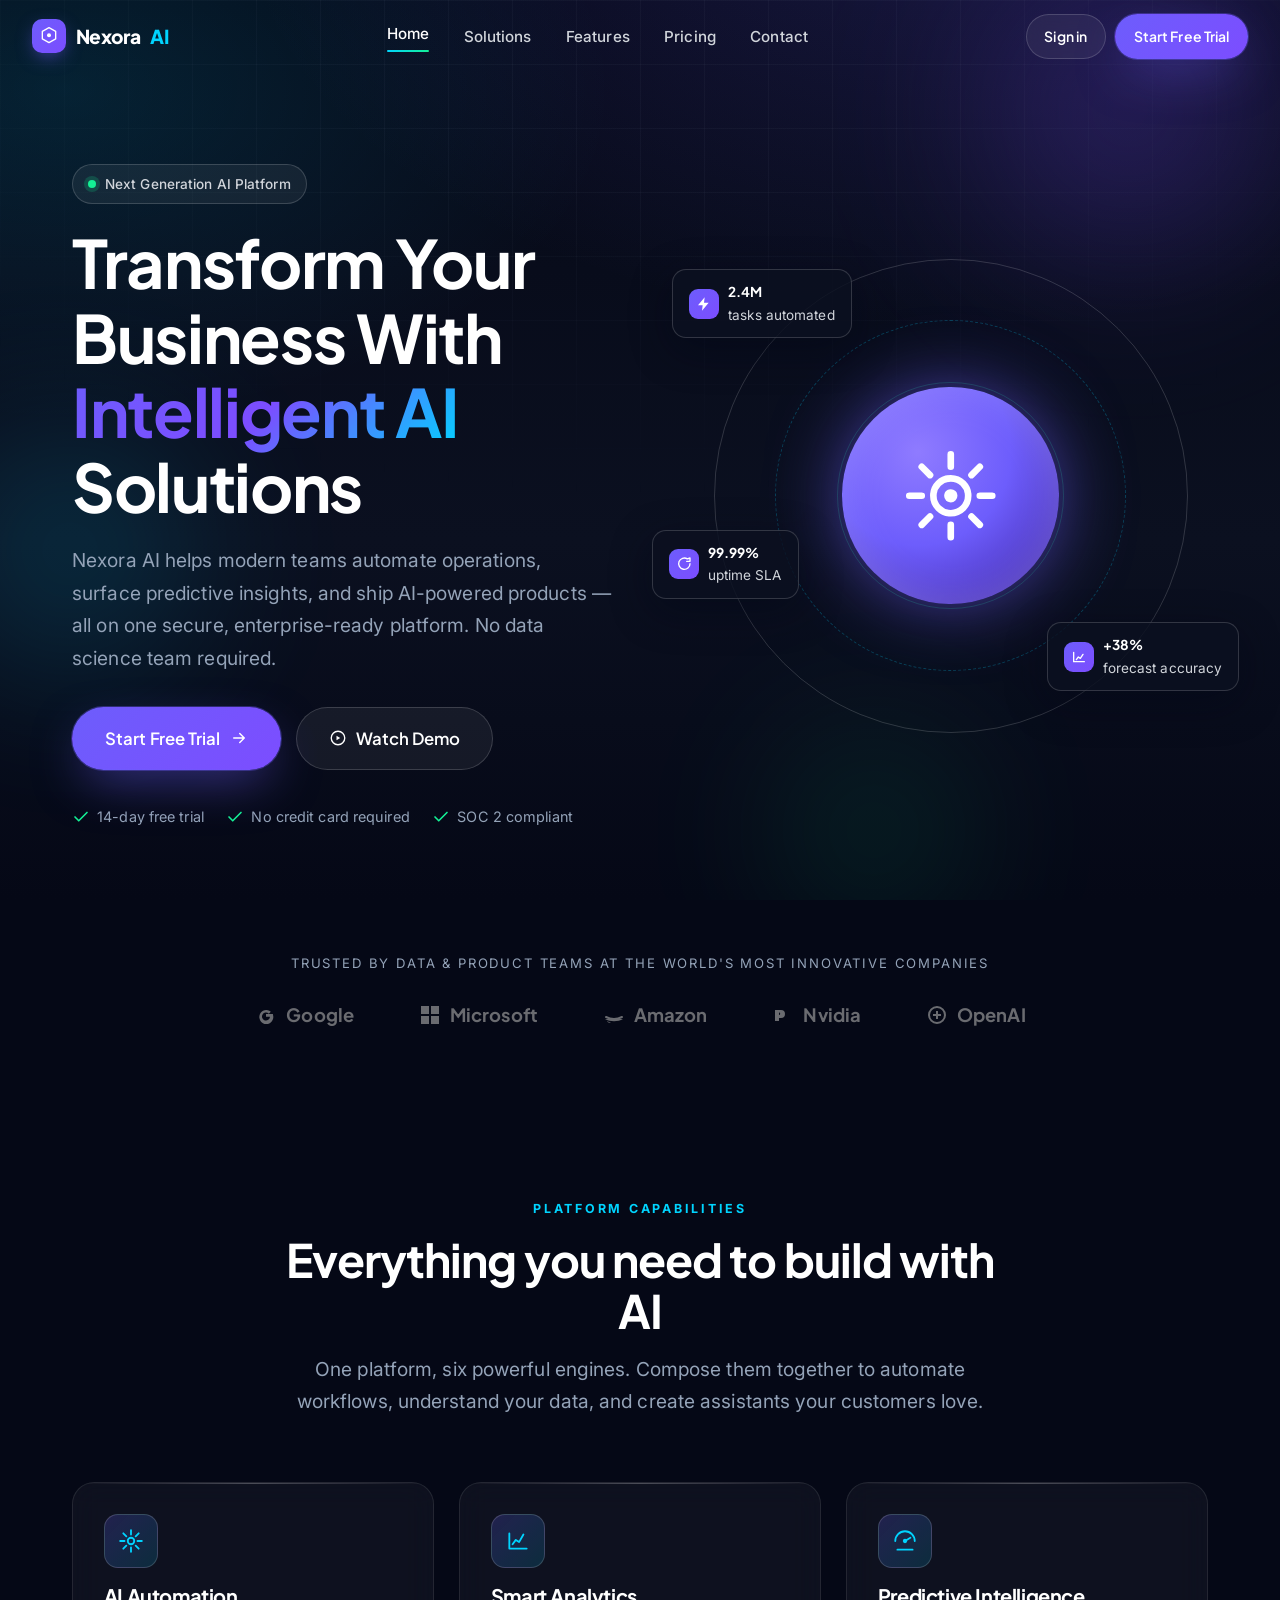
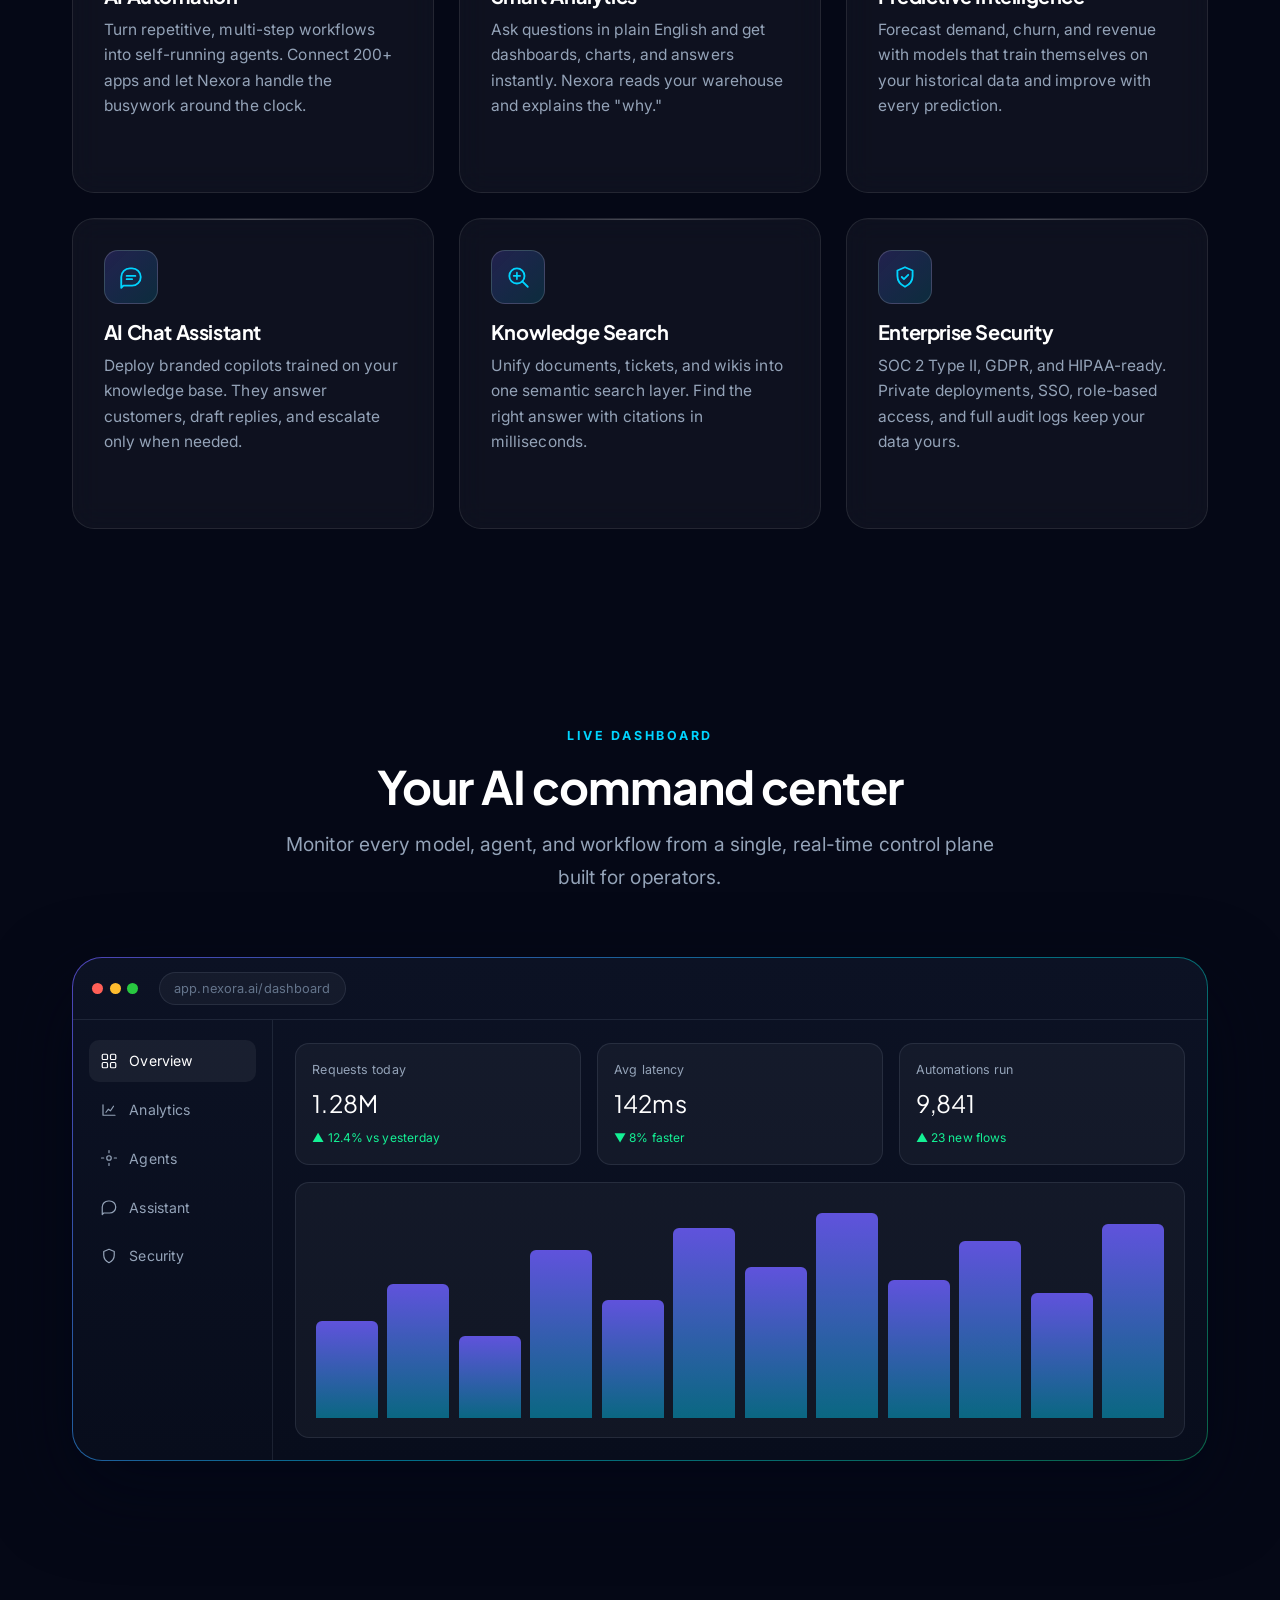
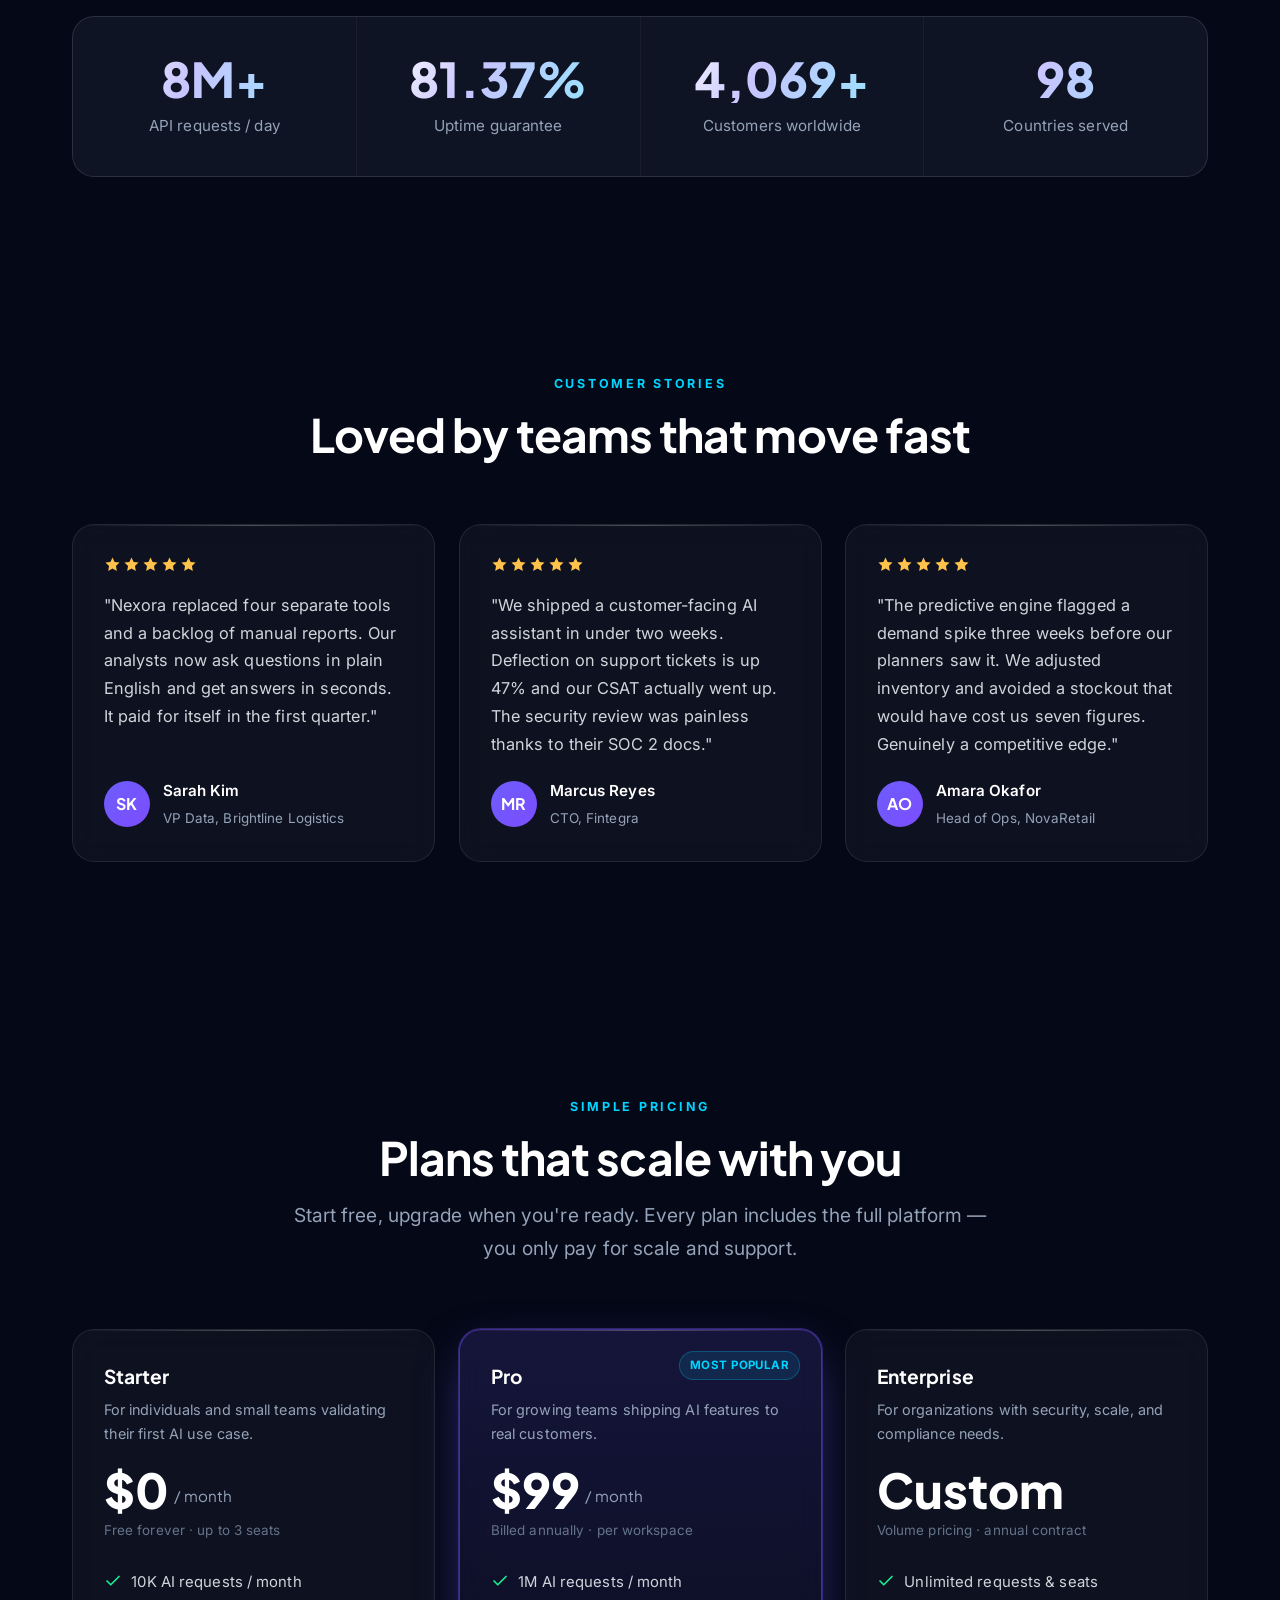
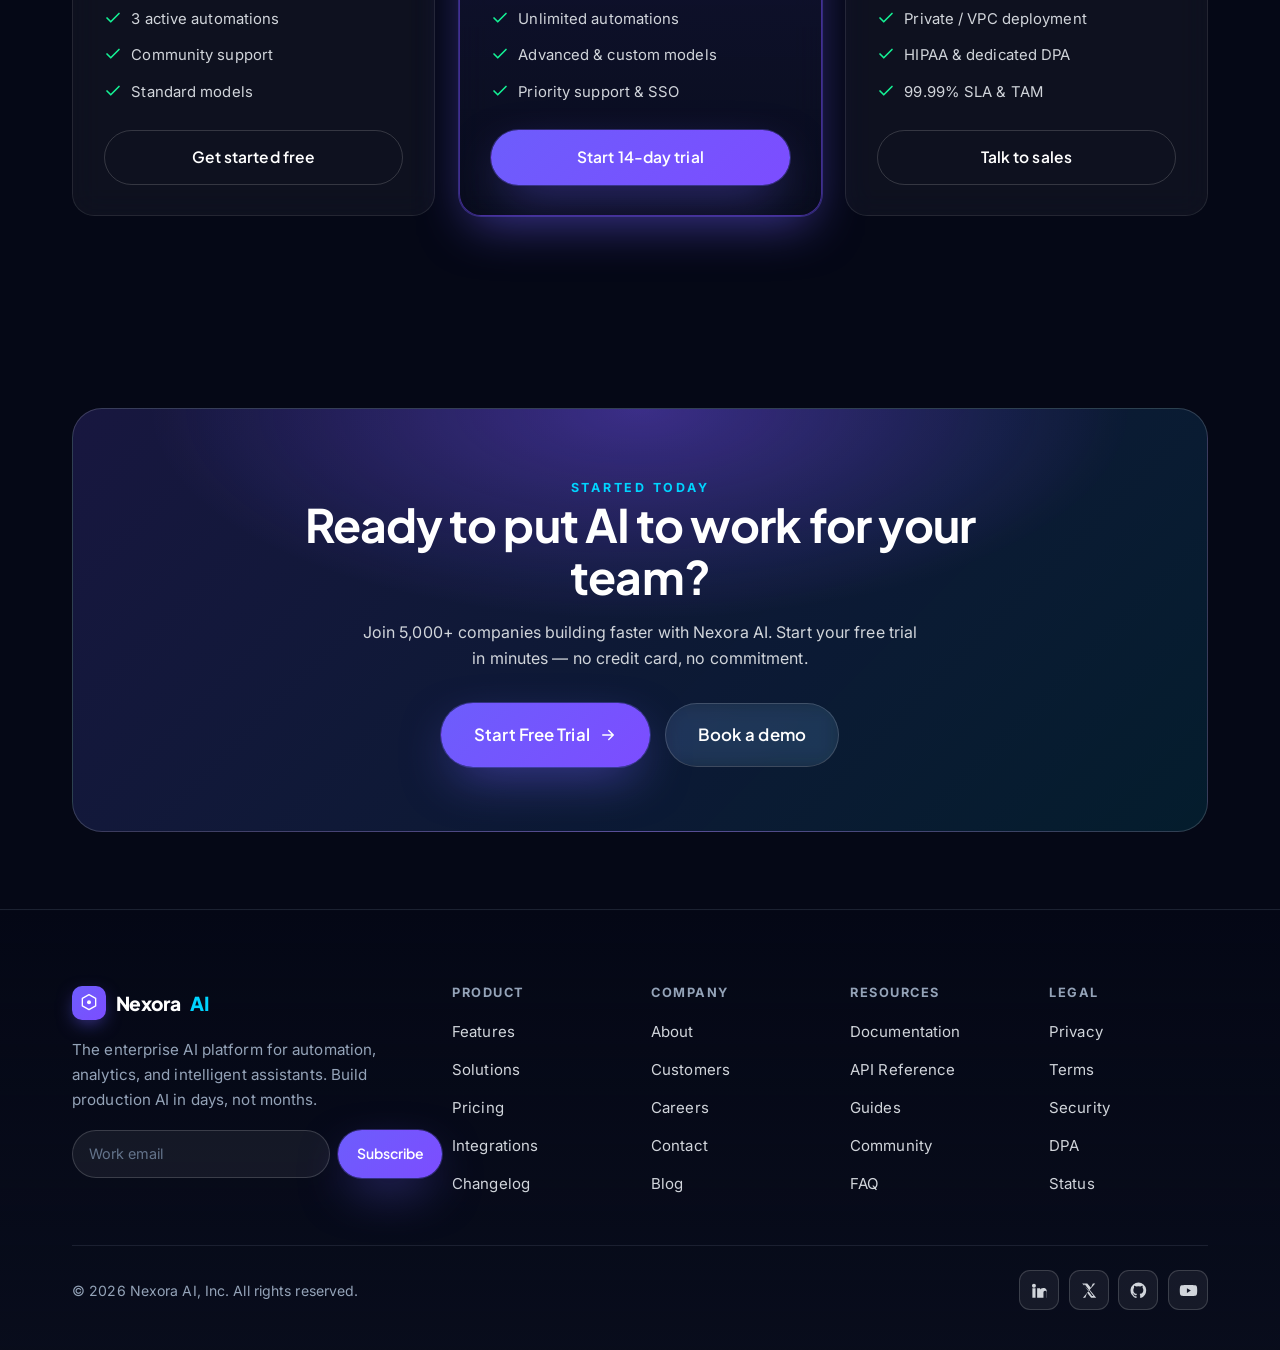
<file: index.html>
<!DOCTYPE html>
<html lang="en">
<head>
  <meta charset="UTF-8" />
  <meta name="viewport" content="width=device-width, initial-scale=1.0" />
  <title>Nexora AI — Transform Your Business With Intelligent AI Solutions</title>
  <meta name="description" content="Nexora AI is the next-generation enterprise AI platform for automation, predictive analytics, and intelligent assistants. Deploy production-grade AI in days, not months." />
  <meta name="theme-color" content="#050816" />
  <meta name="author" content="Nexora AI" />

  <!-- Open Graph / SEO -->
  <meta property="og:type" content="website" />
  <meta property="og:title" content="Nexora AI — Intelligent AI Solutions for Modern Business" />
  <meta property="og:description" content="Automate workflows, predict outcomes, and ship AI products faster with the Nexora AI platform." />
  <meta property="og:site_name" content="Nexora AI" />
  <meta name="twitter:card" content="summary_large_image" />

  <link rel="preconnect" href="https://fonts.googleapis.com" />
  <link rel="preconnect" href="https://fonts.gstatic.com" crossorigin />
  <link href="https://fonts.googleapis.com/css2?family=Inter:wght@400;500;600;700&family=Plus+Jakarta+Sans:wght@500;600;700;800&display=swap" rel="stylesheet" />
  <link rel="stylesheet" href="/assets/css/styles.css" />
  <link rel="icon" href="data:image/svg+xml,%3Csvg xmlns='http://www.w3.org/2000/svg' viewBox='0 0 32 32'%3E%3Crect width='32' height='32' rx='8' fill='%237C4DFF'/%3E%3Cpath d='M16 6l8 5v10l-8 5-8-5V11z' fill='none' stroke='white' stroke-width='2'/%3E%3Ccircle cx='16' cy='16' r='3' fill='white'/%3E%3C/svg%3E" />
</head>
<body>
  <a class="skip-link" href="#main">Skip to content</a>

  <!-- Background decoration -->
  <div class="bg-decor" aria-hidden="true">
    <span class="orb orb--1"></span>
    <span class="orb orb--2"></span>
    <span class="orb orb--3"></span>
  </div>

  <!-- ============================ HEADER ============================ -->
  <header class="site-header" id="top">
    <nav class="nav" aria-label="Primary">
      <a href="/" class="brand" aria-label="Nexora AI home">
        <span class="brand-mark" aria-hidden="true">
          <svg viewBox="0 0 24 24" fill="none"><path d="M12 2l8 4.5v9L12 20l-8-4.5v-9L12 2z" stroke="#fff" stroke-width="1.6" stroke-linejoin="round"/><circle cx="12" cy="11" r="2.4" fill="#fff"/></svg>
        </span>
        Nexora<span style="color:var(--secondary)">AI</span>
      </a>

      <div class="nav-menu">
        <a href="/" class="active">Home</a>
        <a href="/solutions/">Solutions</a>
        <a href="/#features">Features</a>
        <a href="/#pricing">Pricing</a>
        <a href="/contact/">Contact</a>
      </div>

      <div class="nav-actions">
        <a href="/contact/" class="btn btn-ghost btn-sm">Sign in</a>
        <a href="/contact/" class="btn btn-primary btn-sm">Start Free Trial</a>
        <button class="nav-toggle" aria-label="Open menu" aria-expanded="false" aria-controls="mobile-menu">
          <span></span><span></span><span></span>
        </button>
      </div>
    </nav>
  </header>

  <!-- Mobile menu -->
  <div class="mobile-menu" id="mobile-menu">
    <a href="/" class="active">Home</a>
    <a href="/solutions/">Solutions</a>
    <a href="/#features">Features</a>
    <a href="/#pricing">Pricing</a>
    <a href="/contact/">Contact</a>
    <a href="/contact/" class="btn btn-primary btn-block">Start Free Trial</a>
  </div>

  <main id="main">
    <!-- ============================ HERO ============================ -->
    <section class="hero section--tight">
      <div class="container">
        <div class="hero-inner">
          <div class="hero-copy" data-reveal>
            <span class="badge"><span class="dot"></span> Next Generation AI Platform</span>
            <h1>Transform Your Business With <span class="text-brand-gradient">Intelligent AI</span> Solutions</h1>
            <p class="lead">Nexora AI helps modern teams automate operations, surface predictive insights, and ship AI-powered products — all on one secure, enterprise-ready platform. No data science team required.</p>
            <div class="hero-cta">
              <a href="/contact/" class="btn btn-primary btn-lg">
                Start Free Trial
                <svg viewBox="0 0 24 24" fill="none"><path d="M5 12h14M13 6l6 6-6 6" stroke="currentColor" stroke-width="2" stroke-linecap="round" stroke-linejoin="round"/></svg>
              </a>
              <button class="btn btn-ghost btn-lg" data-open-demo>
                <svg viewBox="0 0 24 24" fill="none"><circle cx="12" cy="12" r="9" stroke="currentColor" stroke-width="1.8"/><path d="M10 9l5 3-5 3V9z" fill="currentColor"/></svg>
                Watch Demo
              </button>
            </div>
            <div class="hero-meta">
              <span><svg class="check" width="18" height="18" viewBox="0 0 24 24" fill="none"><path d="M20 6L9 17l-5-5" stroke="currentColor" stroke-width="2.2" stroke-linecap="round" stroke-linejoin="round"/></svg> 14-day free trial</span>
              <span><svg class="check" width="18" height="18" viewBox="0 0 24 24" fill="none"><path d="M20 6L9 17l-5-5" stroke="currentColor" stroke-width="2.2" stroke-linecap="round" stroke-linejoin="round"/></svg> No credit card required</span>
              <span><svg class="check" width="18" height="18" viewBox="0 0 24 24" fill="none"><path d="M20 6L9 17l-5-5" stroke="currentColor" stroke-width="2.2" stroke-linecap="round" stroke-linejoin="round"/></svg> SOC 2 compliant</span>
            </div>
          </div>

          <!-- Hero AI visual -->
          <div class="hero-visual" data-reveal data-delay="2" aria-hidden="true">
            <span class="hero-ring hero-ring--1"></span>
            <span class="hero-ring hero-ring--2"></span>
            <span class="hero-ring hero-ring--3"></span>
            <div class="hero-core">
              <svg viewBox="0 0 24 24" fill="none"><path d="M12 2v3M12 19v3M2 12h3M19 12h3M5 5l2 2M17 17l2 2M19 5l-2 2M7 17l-2 2" stroke="currentColor" stroke-width="1.6" stroke-linecap="round"/><circle cx="12" cy="12" r="4.2" stroke="currentColor" stroke-width="1.6"/><circle cx="12" cy="12" r="1.6" fill="currentColor"/></svg>
            </div>
            <div class="hero-chip hero-chip--a">
              <span class="chip-ic"><svg viewBox="0 0 24 24" fill="none"><path d="M13 2L3 14h7l-1 8 10-12h-7l1-8z" fill="currentColor"/></svg></span>
              <span><strong>2.4M</strong><br>tasks automated</span>
            </div>
            <div class="hero-chip hero-chip--b">
              <span class="chip-ic"><svg viewBox="0 0 24 24" fill="none"><path d="M4 19V5M4 19h16M8 16l3-4 3 2 4-6" stroke="currentColor" stroke-width="2" stroke-linecap="round" stroke-linejoin="round"/></svg></span>
              <span><strong>+38%</strong><br>forecast accuracy</span>
            </div>
            <div class="hero-chip hero-chip--c">
              <span class="chip-ic"><svg viewBox="0 0 24 24" fill="none"><path d="M21 11.5a8.5 8.5 0 1 1-4-7.2L21 3v5h-5" stroke="currentColor" stroke-width="2" stroke-linecap="round" stroke-linejoin="round"/></svg></span>
              <span><strong>99.99%</strong><br>uptime SLA</span>
            </div>
          </div>
        </div>
      </div>
    </section>

    <!-- ============================ TRUSTED BY ============================ -->
    <section class="trusted" aria-label="Trusted by leading companies">
      <div class="container" data-reveal>
        <p>Trusted by data &amp; product teams at the world's most innovative companies</p>
        <div class="logo-row">
          <span class="logo"><svg viewBox="0 0 24 24" fill="currentColor"><path d="M12 11v2.8h4a4 4 0 1 1-1.2-3.1l2-2A7 7 0 1 0 19 12c0-.4 0-.7-.1-1H12z"/></svg> Google</span>
          <span class="logo"><svg viewBox="0 0 24 24" fill="currentColor"><path d="M3 3h8v8H3zM13 3h8v8h-8zM3 13h8v8H3zM13 13h8v8h-8z"/></svg> Microsoft</span>
          <span class="logo"><svg viewBox="0 0 24 24" fill="currentColor"><path d="M3 16c5 3 13 3 18 0M5 18c.6 1.4 2 2 4 2"/><path d="M4 14c5 2.5 11 2.5 16 0" stroke="currentColor" stroke-width="2" fill="none" stroke-linecap="round"/></svg> Amazon</span>
          <span class="logo"><svg viewBox="0 0 24 24" fill="currentColor"><path d="M4 7h6a4 4 0 0 1 0 8H8v3H4V7zm4 5a1.2 1.2 0 0 0 0-2.4H8V12z"/></svg> Nvidia</span>
          <span class="logo"><svg viewBox="0 0 24 24" fill="none" stroke="currentColor" stroke-width="2"><circle cx="12" cy="12" r="8"/><path d="M12 8v8M8 12h8"/></svg> OpenAI</span>
        </div>
      </div>
    </section>

    <!-- ============================ FEATURES ============================ -->
    <section class="section" id="features">
      <div class="container">
        <div class="section-head" data-reveal>
          <span class="eyebrow">Platform Capabilities</span>
          <h2>Everything you need to build with AI</h2>
          <p class="lead">One platform, six powerful engines. Compose them together to automate workflows, understand your data, and create assistants your customers love.</p>
        </div>

        <div class="grid grid-3">
          <!-- 1 -->
          <article class="card feature-card" data-reveal data-delay="1">
            <div class="icon-chip"><svg viewBox="0 0 24 24" fill="none"><path d="M12 2v4M12 18v4M4.9 4.9l2.8 2.8M16.3 16.3l2.8 2.8M2 12h4M18 12h4M4.9 19.1l2.8-2.8M16.3 7.7l2.8-2.8" stroke="currentColor" stroke-width="1.7" stroke-linecap="round"/><circle cx="12" cy="12" r="3" stroke="currentColor" stroke-width="1.7"/></svg></div>
            <h3>AI Automation</h3>
            <p>Turn repetitive, multi-step workflows into self-running agents. Connect 200+ apps and let Nexora handle the busywork around the clock.</p>
            <a href="/solutions/" class="card-link">Explore automation <svg width="16" height="16" viewBox="0 0 24 24" fill="none"><path d="M5 12h14M13 6l6 6-6 6" stroke="currentColor" stroke-width="2" stroke-linecap="round" stroke-linejoin="round"/></svg></a>
          </article>
          <!-- 2 -->
          <article class="card feature-card" data-reveal data-delay="2">
            <div class="icon-chip"><svg viewBox="0 0 24 24" fill="none"><path d="M4 19V5M4 19h16" stroke="currentColor" stroke-width="1.7" stroke-linecap="round"/><path d="M7 15l3-4 3 2 4-7" stroke="currentColor" stroke-width="1.7" stroke-linecap="round" stroke-linejoin="round"/></svg></div>
            <h3>Smart Analytics</h3>
            <p>Ask questions in plain English and get dashboards, charts, and answers instantly. Nexora reads your warehouse and explains the "why."</p>
            <a href="/solutions/" class="card-link">See analytics <svg width="16" height="16" viewBox="0 0 24 24" fill="none"><path d="M5 12h14M13 6l6 6-6 6" stroke="currentColor" stroke-width="2" stroke-linecap="round" stroke-linejoin="round"/></svg></a>
          </article>
          <!-- 3 -->
          <article class="card feature-card" data-reveal data-delay="3">
            <div class="icon-chip"><svg viewBox="0 0 24 24" fill="none"><path d="M3 12a9 9 0 0 1 18 0" stroke="currentColor" stroke-width="1.7" stroke-linecap="round"/><path d="M12 12l5-3" stroke="currentColor" stroke-width="1.7" stroke-linecap="round"/><circle cx="12" cy="12" r="2" fill="currentColor"/><path d="M5 20h14" stroke="currentColor" stroke-width="1.7" stroke-linecap="round"/></svg></div>
            <h3>Predictive Intelligence</h3>
            <p>Forecast demand, churn, and revenue with models that train themselves on your historical data and improve with every prediction.</p>
            <a href="/solutions/" class="card-link">View forecasting <svg width="16" height="16" viewBox="0 0 24 24" fill="none"><path d="M5 12h14M13 6l6 6-6 6" stroke="currentColor" stroke-width="2" stroke-linecap="round" stroke-linejoin="round"/></svg></a>
          </article>
          <!-- 4 -->
          <article class="card feature-card" data-reveal data-delay="1">
            <div class="icon-chip"><svg viewBox="0 0 24 24" fill="none"><path d="M21 12a8 8 0 0 1-8 8H5l-2 2V12a8 8 0 0 1 8-8h2a8 8 0 0 1 8 8z" stroke="currentColor" stroke-width="1.7" stroke-linejoin="round"/><path d="M8 11h8M8 14h5" stroke="currentColor" stroke-width="1.7" stroke-linecap="round"/></svg></div>
            <h3>AI Chat Assistant</h3>
            <p>Deploy branded copilots trained on your knowledge base. They answer customers, draft replies, and escalate only when needed.</p>
            <a href="/solutions/" class="card-link">Build assistant <svg width="16" height="16" viewBox="0 0 24 24" fill="none"><path d="M5 12h14M13 6l6 6-6 6" stroke="currentColor" stroke-width="2" stroke-linecap="round" stroke-linejoin="round"/></svg></a>
          </article>
          <!-- 5 -->
          <article class="card feature-card" data-reveal data-delay="2">
            <div class="icon-chip"><svg viewBox="0 0 24 24" fill="none"><circle cx="11" cy="11" r="7" stroke="currentColor" stroke-width="1.7"/><path d="M16 16l5 5" stroke="currentColor" stroke-width="1.7" stroke-linecap="round"/><path d="M11 8v6M8 11h6" stroke="currentColor" stroke-width="1.5" stroke-linecap="round"/></svg></div>
            <h3>Knowledge Search</h3>
            <p>Unify documents, tickets, and wikis into one semantic search layer. Find the right answer with citations in milliseconds.</p>
            <a href="/solutions/" class="card-link">Try search <svg width="16" height="16" viewBox="0 0 24 24" fill="none"><path d="M5 12h14M13 6l6 6-6 6" stroke="currentColor" stroke-width="2" stroke-linecap="round" stroke-linejoin="round"/></svg></a>
          </article>
          <!-- 6 -->
          <article class="card feature-card" data-reveal data-delay="3">
            <div class="icon-chip"><svg viewBox="0 0 24 24" fill="none"><path d="M12 3l7 3v5c0 4.5-3 8-7 10-4-2-7-5.5-7-10V6l7-3z" stroke="currentColor" stroke-width="1.7" stroke-linejoin="round"/><path d="M9 12l2 2 4-4" stroke="currentColor" stroke-width="1.7" stroke-linecap="round" stroke-linejoin="round"/></svg></div>
            <h3>Enterprise Security</h3>
            <p>SOC 2 Type II, GDPR, and HIPAA-ready. Private deployments, SSO, role-based access, and full audit logs keep your data yours.</p>
            <a href="/solutions/" class="card-link">Security details <svg width="16" height="16" viewBox="0 0 24 24" fill="none"><path d="M5 12h14M13 6l6 6-6 6" stroke="currentColor" stroke-width="2" stroke-linecap="round" stroke-linejoin="round"/></svg></a>
          </article>
        </div>
      </div>
    </section>

    <!-- ============================ PRODUCT SHOWCASE ============================ -->
    <section class="section section--tight" aria-label="Product preview">
      <div class="container">
        <div class="section-head" data-reveal>
          <span class="eyebrow">Live Dashboard</span>
          <h2>Your AI command center</h2>
          <p class="lead">Monitor every model, agent, and workflow from a single, real-time control plane built for operators.</p>
        </div>

        <div class="showcase-frame" data-reveal data-delay="1">
          <div class="showcase-window">
            <div class="window-bar">
              <span class="dots"><i></i><i></i><i></i></span>
              <span class="addr">app.nexora.ai/dashboard</span>
            </div>
            <div class="dashboard">
              <aside class="dash-side">
                <span class="di active"><svg viewBox="0 0 24 24" fill="none"><rect x="3" y="3" width="7" height="7" rx="1.5" stroke="currentColor" stroke-width="1.6"/><rect x="14" y="3" width="7" height="7" rx="1.5" stroke="currentColor" stroke-width="1.6"/><rect x="3" y="14" width="7" height="7" rx="1.5" stroke="currentColor" stroke-width="1.6"/><rect x="14" y="14" width="7" height="7" rx="1.5" stroke="currentColor" stroke-width="1.6"/></svg> Overview</span>
                <span class="di"><svg viewBox="0 0 24 24" fill="none"><path d="M4 19V5M4 19h16M8 15l3-4 3 2 4-6" stroke="currentColor" stroke-width="1.6" stroke-linecap="round" stroke-linejoin="round"/></svg> Analytics</span>
                <span class="di"><svg viewBox="0 0 24 24" fill="none"><circle cx="12" cy="12" r="3" stroke="currentColor" stroke-width="1.6"/><path d="M12 2v3M12 19v3M2 12h3M19 12h3" stroke="currentColor" stroke-width="1.6" stroke-linecap="round"/></svg> Agents</span>
                <span class="di"><svg viewBox="0 0 24 24" fill="none"><path d="M21 12a8 8 0 0 1-8 8H5l-2 2V12a8 8 0 0 1 8-8h2a8 8 0 0 1 8 8z" stroke="currentColor" stroke-width="1.6" stroke-linejoin="round"/></svg> Assistant</span>
                <span class="di"><svg viewBox="0 0 24 24" fill="none"><path d="M12 3l7 3v5c0 4.5-3 8-7 10-4-2-7-5.5-7-10V6l7-3z" stroke="currentColor" stroke-width="1.6" stroke-linejoin="round"/></svg> Security</span>
              </aside>
              <div class="dash-main">
                <div class="dash-row">
                  <div class="dash-stat"><div class="label">Requests today</div><div class="val">1.28M</div><div class="trend">▲ 12.4% vs yesterday</div></div>
                  <div class="dash-stat"><div class="label">Avg latency</div><div class="val">142ms</div><div class="trend">▼ 8% faster</div></div>
                  <div class="dash-stat"><div class="label">Automations run</div><div class="val">9,841</div><div class="trend">▲ 23 new flows</div></div>
                </div>
                <div class="dash-chart" aria-hidden="true">
                  <span class="bar" style="height:45%"></span>
                  <span class="bar" style="height:62%"></span>
                  <span class="bar" style="height:38%"></span>
                  <span class="bar" style="height:78%"></span>
                  <span class="bar" style="height:55%"></span>
                  <span class="bar" style="height:88%"></span>
                  <span class="bar" style="height:70%"></span>
                  <span class="bar" style="height:95%"></span>
                  <span class="bar" style="height:64%"></span>
                  <span class="bar" style="height:82%"></span>
                  <span class="bar" style="height:58%"></span>
                  <span class="bar" style="height:90%"></span>
                </div>
              </div>
            </div>
          </div>
        </div>
      </div>
    </section>

    <!-- ============================ STATS ============================ -->
    <section class="section--tight" aria-label="Key statistics">
      <div class="container" data-reveal>
        <div class="stats-band">
          <div class="stat-cell"><div class="num"><span data-count="10" data-suffix="M+">0</span></div><div class="cap">API requests / day</div></div>
          <div class="stat-cell"><div class="num"><span data-count="99.99" data-decimals="2" data-suffix="%">0</span></div><div class="cap">Uptime guarantee</div></div>
          <div class="stat-cell"><div class="num"><span data-count="5000" data-suffix="+">0</span></div><div class="cap">Customers worldwide</div></div>
          <div class="stat-cell"><div class="num"><span data-count="120" data-suffix="">0</span></div><div class="cap">Countries served</div></div>
        </div>
      </div>
    </section>

    <!-- ============================ TESTIMONIALS ============================ -->
    <section class="section" aria-label="Customer testimonials">
      <div class="container">
        <div class="section-head" data-reveal>
          <span class="eyebrow">Customer Stories</span>
          <h2>Loved by teams that move fast</h2>
        </div>
        <div class="testimonial-grid">
          <figure class="card testimonial" data-reveal data-delay="1">
            <div class="stars" aria-label="5 out of 5 stars">
              <svg viewBox="0 0 24 24" fill="currentColor"><path d="M12 2l3 6.3 6.9 1-5 4.9 1.2 6.8L12 17.8 5.9 21l1.2-6.8-5-4.9 6.9-1L12 2z"/></svg>
              <svg viewBox="0 0 24 24" fill="currentColor"><path d="M12 2l3 6.3 6.9 1-5 4.9 1.2 6.8L12 17.8 5.9 21l1.2-6.8-5-4.9 6.9-1L12 2z"/></svg>
              <svg viewBox="0 0 24 24" fill="currentColor"><path d="M12 2l3 6.3 6.9 1-5 4.9 1.2 6.8L12 17.8 5.9 21l1.2-6.8-5-4.9 6.9-1L12 2z"/></svg>
              <svg viewBox="0 0 24 24" fill="currentColor"><path d="M12 2l3 6.3 6.9 1-5 4.9 1.2 6.8L12 17.8 5.9 21l1.2-6.8-5-4.9 6.9-1L12 2z"/></svg>
              <svg viewBox="0 0 24 24" fill="currentColor"><path d="M12 2l3 6.3 6.9 1-5 4.9 1.2 6.8L12 17.8 5.9 21l1.2-6.8-5-4.9 6.9-1L12 2z"/></svg>
            </div>
            <blockquote>"Nexora replaced four separate tools and a backlog of manual reports. Our analysts now ask questions in plain English and get answers in seconds. It paid for itself in the first quarter."</blockquote>
            <figcaption class="who">
              <span class="avatar">SK</span>
              <span><span class="name">Sarah Kim</span><br><span class="role">VP Data, Brightline Logistics</span></span>
            </figcaption>
          </figure>

          <figure class="card testimonial" data-reveal data-delay="2">
            <div class="stars" aria-label="5 out of 5 stars">
              <svg viewBox="0 0 24 24" fill="currentColor"><path d="M12 2l3 6.3 6.9 1-5 4.9 1.2 6.8L12 17.8 5.9 21l1.2-6.8-5-4.9 6.9-1L12 2z"/></svg>
              <svg viewBox="0 0 24 24" fill="currentColor"><path d="M12 2l3 6.3 6.9 1-5 4.9 1.2 6.8L12 17.8 5.9 21l1.2-6.8-5-4.9 6.9-1L12 2z"/></svg>
              <svg viewBox="0 0 24 24" fill="currentColor"><path d="M12 2l3 6.3 6.9 1-5 4.9 1.2 6.8L12 17.8 5.9 21l1.2-6.8-5-4.9 6.9-1L12 2z"/></svg>
              <svg viewBox="0 0 24 24" fill="currentColor"><path d="M12 2l3 6.3 6.9 1-5 4.9 1.2 6.8L12 17.8 5.9 21l1.2-6.8-5-4.9 6.9-1L12 2z"/></svg>
              <svg viewBox="0 0 24 24" fill="currentColor"><path d="M12 2l3 6.3 6.9 1-5 4.9 1.2 6.8L12 17.8 5.9 21l1.2-6.8-5-4.9 6.9-1L12 2z"/></svg>
            </div>
            <blockquote>"We shipped a customer-facing AI assistant in under two weeks. Deflection on support tickets is up 47% and our CSAT actually went up. The security review was painless thanks to their SOC 2 docs."</blockquote>
            <figcaption class="who">
              <span class="avatar">MR</span>
              <span><span class="name">Marcus Reyes</span><br><span class="role">CTO, Fintegra</span></span>
            </figcaption>
          </figure>

          <figure class="card testimonial" data-reveal data-delay="3">
            <div class="stars" aria-label="5 out of 5 stars">
              <svg viewBox="0 0 24 24" fill="currentColor"><path d="M12 2l3 6.3 6.9 1-5 4.9 1.2 6.8L12 17.8 5.9 21l1.2-6.8-5-4.9 6.9-1L12 2z"/></svg>
              <svg viewBox="0 0 24 24" fill="currentColor"><path d="M12 2l3 6.3 6.9 1-5 4.9 1.2 6.8L12 17.8 5.9 21l1.2-6.8-5-4.9 6.9-1L12 2z"/></svg>
              <svg viewBox="0 0 24 24" fill="currentColor"><path d="M12 2l3 6.3 6.9 1-5 4.9 1.2 6.8L12 17.8 5.9 21l1.2-6.8-5-4.9 6.9-1L12 2z"/></svg>
              <svg viewBox="0 0 24 24" fill="currentColor"><path d="M12 2l3 6.3 6.9 1-5 4.9 1.2 6.8L12 17.8 5.9 21l1.2-6.8-5-4.9 6.9-1L12 2z"/></svg>
              <svg viewBox="0 0 24 24" fill="currentColor"><path d="M12 2l3 6.3 6.9 1-5 4.9 1.2 6.8L12 17.8 5.9 21l1.2-6.8-5-4.9 6.9-1L12 2z"/></svg>
            </div>
            <blockquote>"The predictive engine flagged a demand spike three weeks before our planners saw it. We adjusted inventory and avoided a stockout that would have cost us seven figures. Genuinely a competitive edge."</blockquote>
            <figcaption class="who">
              <span class="avatar">AO</span>
              <span><span class="name">Amara Okafor</span><br><span class="role">Head of Ops, NovaRetail</span></span>
            </figcaption>
          </figure>
        </div>
      </div>
    </section>

    <!-- ============================ PRICING ============================ -->
    <section class="section" id="pricing" aria-label="Pricing plans">
      <div class="container">
        <div class="section-head" data-reveal>
          <span class="eyebrow">Simple Pricing</span>
          <h2>Plans that scale with you</h2>
          <p class="lead">Start free, upgrade when you're ready. Every plan includes the full platform — you only pay for scale and support.</p>
        </div>

        <div class="pricing-grid">
          <article class="card price-card" data-reveal data-delay="1">
            <div class="plan-name">Starter</div>
            <p class="plan-desc">For individuals and small teams validating their first AI use case.</p>
            <div class="price"><span class="amount">$0</span><span class="per">/ month</span></div>
            <div class="price-note">Free forever · up to 3 seats</div>
            <ul>
              <li><svg viewBox="0 0 24 24" fill="none"><path d="M20 6L9 17l-5-5" stroke="currentColor" stroke-width="2.2" stroke-linecap="round" stroke-linejoin="round"/></svg> 10K AI requests / month</li>
              <li><svg viewBox="0 0 24 24" fill="none"><path d="M20 6L9 17l-5-5" stroke="currentColor" stroke-width="2.2" stroke-linecap="round" stroke-linejoin="round"/></svg> 3 active automations</li>
              <li><svg viewBox="0 0 24 24" fill="none"><path d="M20 6L9 17l-5-5" stroke="currentColor" stroke-width="2.2" stroke-linecap="round" stroke-linejoin="round"/></svg> Community support</li>
              <li><svg viewBox="0 0 24 24" fill="none"><path d="M20 6L9 17l-5-5" stroke="currentColor" stroke-width="2.2" stroke-linecap="round" stroke-linejoin="round"/></svg> Standard models</li>
            </ul>
            <a href="/contact/" class="btn btn-outline btn-block">Get started free</a>
          </article>

          <article class="card price-card featured" data-reveal data-delay="2">
            <span class="tag price-badge">Most popular</span>
            <div class="plan-name">Pro</div>
            <p class="plan-desc">For growing teams shipping AI features to real customers.</p>
            <div class="price"><span class="amount">$99</span><span class="per">/ month</span></div>
            <div class="price-note">Billed annually · per workspace</div>
            <ul>
              <li><svg viewBox="0 0 24 24" fill="none"><path d="M20 6L9 17l-5-5" stroke="currentColor" stroke-width="2.2" stroke-linecap="round" stroke-linejoin="round"/></svg> 1M AI requests / month</li>
              <li><svg viewBox="0 0 24 24" fill="none"><path d="M20 6L9 17l-5-5" stroke="currentColor" stroke-width="2.2" stroke-linecap="round" stroke-linejoin="round"/></svg> Unlimited automations</li>
              <li><svg viewBox="0 0 24 24" fill="none"><path d="M20 6L9 17l-5-5" stroke="currentColor" stroke-width="2.2" stroke-linecap="round" stroke-linejoin="round"/></svg> Advanced &amp; custom models</li>
              <li><svg viewBox="0 0 24 24" fill="none"><path d="M20 6L9 17l-5-5" stroke="currentColor" stroke-width="2.2" stroke-linecap="round" stroke-linejoin="round"/></svg> Priority support &amp; SSO</li>
            </ul>
            <a href="/contact/" class="btn btn-primary btn-block">Start 14-day trial</a>
          </article>

          <article class="card price-card" data-reveal data-delay="3">
            <div class="plan-name">Enterprise</div>
            <p class="plan-desc">For organizations with security, scale, and compliance needs.</p>
            <div class="price"><span class="amount">Custom</span></div>
            <div class="price-note">Volume pricing · annual contract</div>
            <ul>
              <li><svg viewBox="0 0 24 24" fill="none"><path d="M20 6L9 17l-5-5" stroke="currentColor" stroke-width="2.2" stroke-linecap="round" stroke-linejoin="round"/></svg> Unlimited requests &amp; seats</li>
              <li><svg viewBox="0 0 24 24" fill="none"><path d="M20 6L9 17l-5-5" stroke="currentColor" stroke-width="2.2" stroke-linecap="round" stroke-linejoin="round"/></svg> Private / VPC deployment</li>
              <li><svg viewBox="0 0 24 24" fill="none"><path d="M20 6L9 17l-5-5" stroke="currentColor" stroke-width="2.2" stroke-linecap="round" stroke-linejoin="round"/></svg> HIPAA &amp; dedicated DPA</li>
              <li><svg viewBox="0 0 24 24" fill="none"><path d="M20 6L9 17l-5-5" stroke="currentColor" stroke-width="2.2" stroke-linecap="round" stroke-linejoin="round"/></svg> 99.99% SLA &amp; TAM</li>
            </ul>
            <a href="/contact/" class="btn btn-outline btn-block">Talk to sales</a>
          </article>
        </div>
      </div>
    </section>

    <!-- ============================ CTA ============================ -->
    <section class="section section--tight">
      <div class="container">
        <div class="cta-banner" data-reveal>
          <span class="eyebrow">Started today</span>
          <h2>Ready to put AI to work for your team?</h2>
          <p>Join 5,000+ companies building faster with Nexora AI. Start your free trial in minutes — no credit card, no commitment.</p>
          <div class="hero-cta">
            <a href="/contact/" class="btn btn-primary btn-lg">Start Free Trial
              <svg viewBox="0 0 24 24" fill="none"><path d="M5 12h14M13 6l6 6-6 6" stroke="currentColor" stroke-width="2" stroke-linecap="round" stroke-linejoin="round"/></svg>
            </a>
            <a href="/contact/" class="btn btn-ghost btn-lg">Book a demo</a>
          </div>
        </div>
      </div>
      <!-- Partner widget — published via /admin and loaded from Supabase (row id=1)
           at runtime, injected here and executed like the hard-coded <script> it replaces. -->
      <div data-hp-embed></div>
    </section>
  </main>

  <!-- ============================ FOOTER ============================ -->
  <footer class="site-footer">
    <div class="container">
      <div class="footer-grid">
        <div class="footer-brand">
          <a href="/" class="brand">
            <span class="brand-mark" aria-hidden="true"><svg viewBox="0 0 24 24" fill="none"><path d="M12 2l8 4.5v9L12 20l-8-4.5v-9L12 2z" stroke="#fff" stroke-width="1.6" stroke-linejoin="round"/><circle cx="12" cy="11" r="2.4" fill="#fff"/></svg></span>
            Nexora<span style="color:var(--secondary)">AI</span>
          </a>
          <p>The enterprise AI platform for automation, analytics, and intelligent assistants. Build production AI in days, not months.</p>
          <form class="footer-newsletter" id="newsletter-form" novalidate>
            <input type="email" name="email" placeholder="Work email" aria-label="Email for newsletter" required />
            <button class="btn btn-primary btn-sm" type="submit">Subscribe</button>
          </form>
        </div>

        <nav class="footer-col" aria-label="Product">
          <h4>Product</h4>
          <ul>
            <li><a href="/#features">Features</a></li>
            <li><a href="/solutions/">Solutions</a></li>
            <li><a href="/#pricing">Pricing</a></li>
            <li><a href="/solutions/">Integrations</a></li>
            <li><a href="/solutions/">Changelog</a></li>
          </ul>
        </nav>

        <nav class="footer-col" aria-label="Company">
          <h4>Company</h4>
          <ul>
            <li><a href="/solutions/">About</a></li>
            <li><a href="/solutions/">Customers</a></li>
            <li><a href="/contact/">Careers</a></li>
            <li><a href="/contact/">Contact</a></li>
            <li><a href="/solutions/">Blog</a></li>
          </ul>
        </nav>

        <nav class="footer-col" aria-label="Resources">
          <h4>Resources</h4>
          <ul>
            <li><a href="/solutions/">Documentation</a></li>
            <li><a href="/solutions/">API Reference</a></li>
            <li><a href="/solutions/">Guides</a></li>
            <li><a href="/solutions/">Community</a></li>
            <li><a href="/solutions/#faq">FAQ</a></li>
          </ul>
        </nav>

        <nav class="footer-col" aria-label="Legal">
          <h4>Legal</h4>
          <ul>
            <li><a href="/solutions/">Privacy</a></li>
            <li><a href="/solutions/">Terms</a></li>
            <li><a href="/solutions/">Security</a></li>
            <li><a href="/solutions/">DPA</a></li>
            <li><a href="/solutions/">Status</a></li>
          </ul>
        </nav>
      </div>

      <div class="footer-bottom">
        <span>© <span data-year>2026</span> Nexora AI, Inc. All rights reserved.</span>
        <div class="social-row">
          <a href="#" aria-label="LinkedIn"><svg viewBox="0 0 24 24" fill="currentColor"><path d="M4.98 3.5A2.5 2.5 0 1 0 5 8.5a2.5 2.5 0 0 0 0-5zM3 9h4v12H3zM9 9h3.8v1.7h.1c.5-1 1.8-2 3.7-2 4 0 4.7 2.6 4.7 6V21H21v-5.6c0-1.3 0-3-1.9-3s-2.1 1.4-2.1 2.9V21H9z"/></svg></a>
          <a href="#" aria-label="X"><svg viewBox="0 0 24 24" fill="currentColor"><path d="M17.5 3h3l-7 8 8.2 10h-6.4l-5-6.1L8 21H5l7.5-8.6L4 3h6.5l4.5 5.6L17.5 3zm-1.1 16h1.7L7.7 4.8H5.9z"/></svg></a>
          <a href="#" aria-label="GitHub"><svg viewBox="0 0 24 24" fill="currentColor"><path d="M12 2a10 10 0 0 0-3.2 19.5c.5.1.7-.2.7-.5v-1.7c-2.8.6-3.4-1.3-3.4-1.3-.4-1.2-1.1-1.5-1.1-1.5-.9-.6.1-.6.1-.6 1 .1 1.5 1 1.5 1 .9 1.5 2.3 1.1 2.9.8.1-.6.3-1.1.6-1.4-2.2-.2-4.6-1.1-4.6-5 0-1.1.4-2 1-2.7-.1-.3-.4-1.3.1-2.6 0 0 .8-.3 2.7 1a9.4 9.4 0 0 1 5 0c1.9-1.3 2.7-1 2.7-1 .5 1.3.2 2.3.1 2.6.6.7 1 1.6 1 2.7 0 3.9-2.4 4.8-4.6 5 .3.3.6.9.6 1.9v2.8c0 .3.2.6.7.5A10 10 0 0 0 12 2z"/></svg></a>
          <a href="#" aria-label="YouTube"><svg viewBox="0 0 24 24" fill="currentColor"><path d="M23 12s0-3.3-.4-4.8a2.5 2.5 0 0 0-1.8-1.8C19.3 5 12 5 12 5s-7.3 0-8.8.4a2.5 2.5 0 0 0-1.8 1.8C1 8.7 1 12 1 12s0 3.3.4 4.8a2.5 2.5 0 0 0 1.8 1.8C4.7 19 12 19 12 19s7.3 0 8.8-.4a2.5 2.5 0 0 0 1.8-1.8C23 15.3 23 12 23 12zM10 15V9l5 3-5 3z"/></svg></a>
        </div>
      </div>
    </div>
  </footer>

  <!-- ============================ DEMO MODAL ============================ -->
  <div class="modal" id="demo-modal" role="dialog" aria-modal="true" aria-labelledby="demo-title">
    <div class="modal-card">
      <div class="modal-head">
        <h3 id="demo-title">Nexora AI — Product Tour</h3>
        <button class="modal-close" data-close-demo aria-label="Close demo">
          <svg width="18" height="18" viewBox="0 0 24 24" fill="none"><path d="M6 6l12 12M18 6L6 18" stroke="currentColor" stroke-width="2" stroke-linecap="round"/></svg>
        </button>
      </div>
      <div class="modal-video">
        <button class="play-btn" data-close-demo aria-label="Play demo video">
          <svg viewBox="0 0 24 24" fill="currentColor"><path d="M8 5v14l11-7z"/></svg>
        </button>
      </div>
    </div>
  </div>

  <script src="/assets/js/main.js" defer></script>
  <!-- Dynamic partner-embed loader (fetches row id=1 from Supabase, runs like hard-coded) -->
  <script src="/assets/js/hp-embed.js" defer></script>
</body>
</html>
</file>
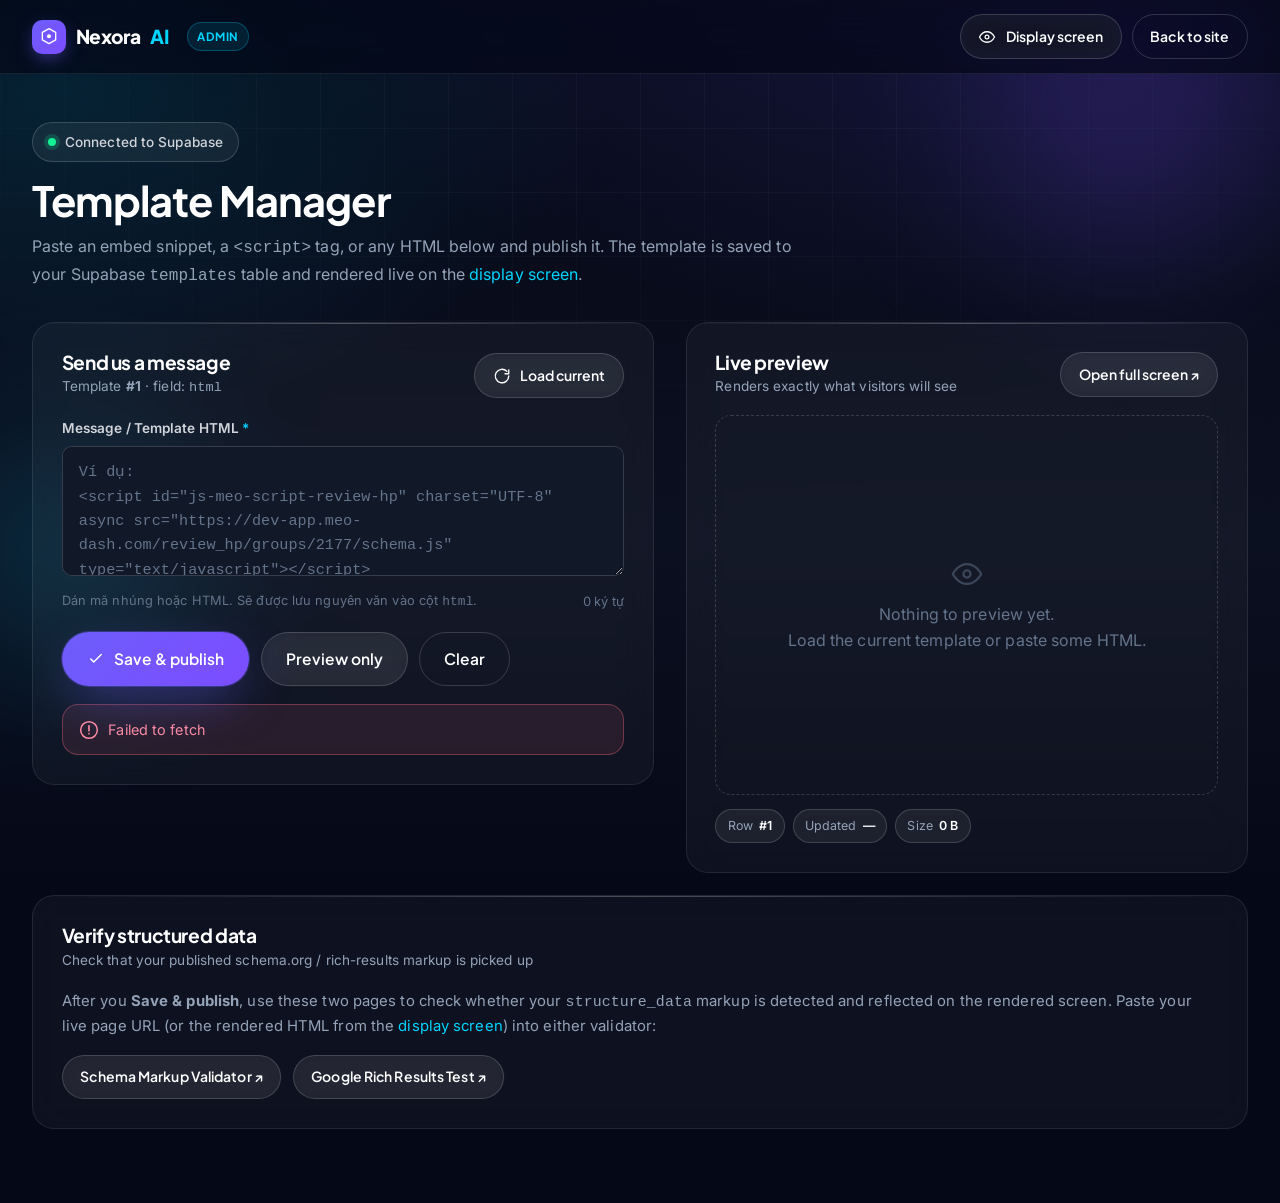
<file: admin/index.html>
<!DOCTYPE html>
<html lang="vi">
<head>
  <meta charset="UTF-8" />
  <meta name="viewport" content="width=device-width, initial-scale=1.0" />
  <title>Template Manager — Nexora AI Admin</title>
  <meta name="description" content="Admin console to edit and publish the site template stored in Supabase." />
  <meta name="theme-color" content="#050816" />
  <meta name="robots" content="noindex, nofollow" />

  <link rel="preconnect" href="https://fonts.googleapis.com" />
  <link rel="preconnect" href="https://fonts.gstatic.com" crossorigin />
  <link href="https://fonts.googleapis.com/css2?family=Inter:wght@400;500;600;700&family=Plus+Jakarta+Sans:wght@500;600;700;800&display=swap" rel="stylesheet" />
  <link rel="stylesheet" href="/assets/css/styles.css" />
  <link rel="stylesheet" href="admin.css" />
  <link rel="icon" href="data:image/svg+xml,%3Csvg xmlns='http://www.w3.org/2000/svg' viewBox='0 0 32 32'%3E%3Crect width='32' height='32' rx='8' fill='%237C4DFF'/%3E%3Cpath d='M16 6l8 5v10l-8 5-8-5V11z' fill='none' stroke='white' stroke-width='2'/%3E%3Ccircle cx='16' cy='16' r='3' fill='white'/%3E%3C/svg%3E" />
</head>
<body>
  <a class="skip-link" href="#main">Skip to content</a>

  <div class="bg-decor" aria-hidden="true">
    <span class="orb orb--1"></span>
    <span class="orb orb--2"></span>
  </div>

  <!-- Slim admin header -->
  <header class="site-header is-scrolled">
    <nav class="nav" aria-label="Admin">
      <a href="/" class="brand" aria-label="Nexora AI">
        <span class="brand-mark" aria-hidden="true">
          <svg viewBox="0 0 24 24" fill="none"><path d="M12 2l8 4.5v9L12 20l-8-4.5v-9L12 2z" stroke="#fff" stroke-width="1.6" stroke-linejoin="round"/><circle cx="12" cy="11" r="2.4" fill="#fff"/></svg>
        </span>
        Nexora<span style="color:var(--secondary)">AI</span>
        <span class="tag" style="margin-left:.5rem">Admin</span>
      </a>
      <div class="nav-actions" style="margin-left:auto">
        <a href="preview.html" target="_blank" rel="noopener" class="btn btn-ghost btn-sm">
          <svg width="16" height="16" viewBox="0 0 24 24" fill="none"><path d="M2 12s3.5-7 10-7 10 7 10 7-3.5 7-10 7-10-7-10-7z" stroke="currentColor" stroke-width="1.7"/><circle cx="12" cy="12" r="2.5" stroke="currentColor" stroke-width="1.7"/></svg>
          Display screen
        </a>
        <a href="/" class="btn btn-outline btn-sm">Back to site</a>
      </div>
    </nav>
  </header>

  <main id="main" class="admin-shell">
    <div class="container container--wide">
      <div class="admin-head">
        <span class="badge"><span class="dot"></span> Connected to Supabase</span>
        <h1>Template Manager</h1>
        <p>Paste an embed snippet, a <code>&lt;script&gt;</code> tag, or any HTML below and publish it. The template is saved to your Supabase <code>templates</code> table and rendered live on the <a href="preview.html" target="_blank" rel="noopener" style="color:var(--secondary)">display screen</a>.</p>
      </div>

      <div class="admin-grid">
        <!-- ============ EDITOR ============ -->
        <section class="card panel" aria-label="Template editor">
          <div class="panel-head">
            <div>
              <h2>Send us a message</h2>
              <div class="panel-sub">Template <b id="row-badge">#1</b> · field: <code>html</code></div>
            </div>
            <button type="button" class="btn btn-ghost btn-sm" id="btn-load">
              <svg width="16" height="16" viewBox="0 0 24 24" fill="none"><path d="M21 12a9 9 0 1 1-2.6-6.3M21 4v5h-5" stroke="currentColor" stroke-width="1.8" stroke-linecap="round" stroke-linejoin="round"/></svg>
              Load current
            </button>
          </div>

          <form id="template-form" novalidate>
            <div class="field">
              <label for="message">Message / Template HTML <span class="req">*</span></label>
              <textarea id="message" name="message" class="code-area" spellcheck="false"
                placeholder='Ví dụ:&#10;<script id="js-meo-script-review-hp" charset="UTF-8" async src="https://dev-app.meo-dash.com/review_hp/groups/2177/schema.js" type="text/javascript"></script>'></textarea>
              <div class="field-note">
                <span id="hint">Dán mã nhúng hoặc HTML. Sẽ được lưu nguyên văn vào cột <code>html</code>.</span>
                <span class="count"><span id="char-count">0</span> ký tự</span>
              </div>
            </div>

            <div class="admin-actions">
              <button type="submit" class="btn btn-primary" id="btn-save">
                <svg width="18" height="18" viewBox="0 0 24 24" fill="none"><path d="M5 12l4 4L19 6" stroke="currentColor" stroke-width="2" stroke-linecap="round" stroke-linejoin="round"/></svg>
                Save &amp; publish
              </button>
              <button type="button" class="btn btn-ghost" id="btn-preview">Preview only</button>
              <button type="button" class="btn btn-outline" id="btn-clear">Clear</button>
            </div>

            <div class="status" id="status" role="status" aria-live="polite"></div>
          </form>
        </section>

        <!-- ============ LIVE PREVIEW ============ -->
        <section class="card panel" aria-label="Live preview">
          <div class="panel-head">
            <div>
              <h2>Live preview</h2>
              <div class="panel-sub">Renders exactly what visitors will see</div>
            </div>
            <a href="preview.html" target="_blank" rel="noopener" class="btn btn-ghost btn-sm">Open full screen ↗</a>
          </div>

          <iframe id="preview" class="preview-frame" title="Template preview" hidden></iframe>
          <div class="preview-empty" id="preview-empty">
            <div>
              <svg width="34" height="34" viewBox="0 0 24 24" fill="none" style="margin:0 auto 10px;opacity:.5"><path d="M2 12s3.5-7 10-7 10 7 10 7-3.5 7-10 7-10-7-10-7z" stroke="currentColor" stroke-width="1.6"/><circle cx="12" cy="12" r="2.5" stroke="currentColor" stroke-width="1.6"/></svg>
              Nothing to preview yet.<br>Load the current template or paste some HTML.
            </div>
          </div>

          <div class="meta-row">
            <span class="meta-chip">Row <b id="meta-id">#1</b></span>
            <span class="meta-chip">Updated <b id="meta-time">—</b></span>
            <span class="meta-chip">Size <b id="meta-size">0 B</b></span>
          </div>
        </section>
      </div>

      <!-- ============ VALIDATE STRUCTURED DATA ============ -->
      <section class="card panel" style="margin-top:1.4rem" aria-label="Verify structured data">
        <div class="panel-head">
          <div>
            <h2>Verify structured data</h2>
            <div class="panel-sub">Check that your published schema.org / rich-results markup is picked up</div>
          </div>
        </div>
        <p style="color:var(--text-2);font-size:.93rem;margin:0 0 1rem">
          After you <b>Save &amp; publish</b>, use these two pages to check whether your
          <code>structure_data</code> markup is detected and reflected on the rendered screen.
          Paste your live page URL (or the rendered HTML from the <a href="preview.html" target="_blank" rel="noopener" style="color:var(--secondary)">display screen</a>) into either validator:
        </p>
        <div style="display:flex;gap:.7rem;flex-wrap:wrap">
          <a href="https://validator.schema.org/" target="_blank" rel="noopener" class="btn btn-ghost btn-sm">Schema Markup Validator ↗</a>
          <a href="https://search.google.com/test/rich-results" target="_blank" rel="noopener" class="btn btn-ghost btn-sm">Google Rich Results Test ↗</a>
        </div>
      </section>
    </div>
  </main>

  <script src="config.js"></script>
  <script src="admin.js" defer></script>
</body>
</html>
</file>
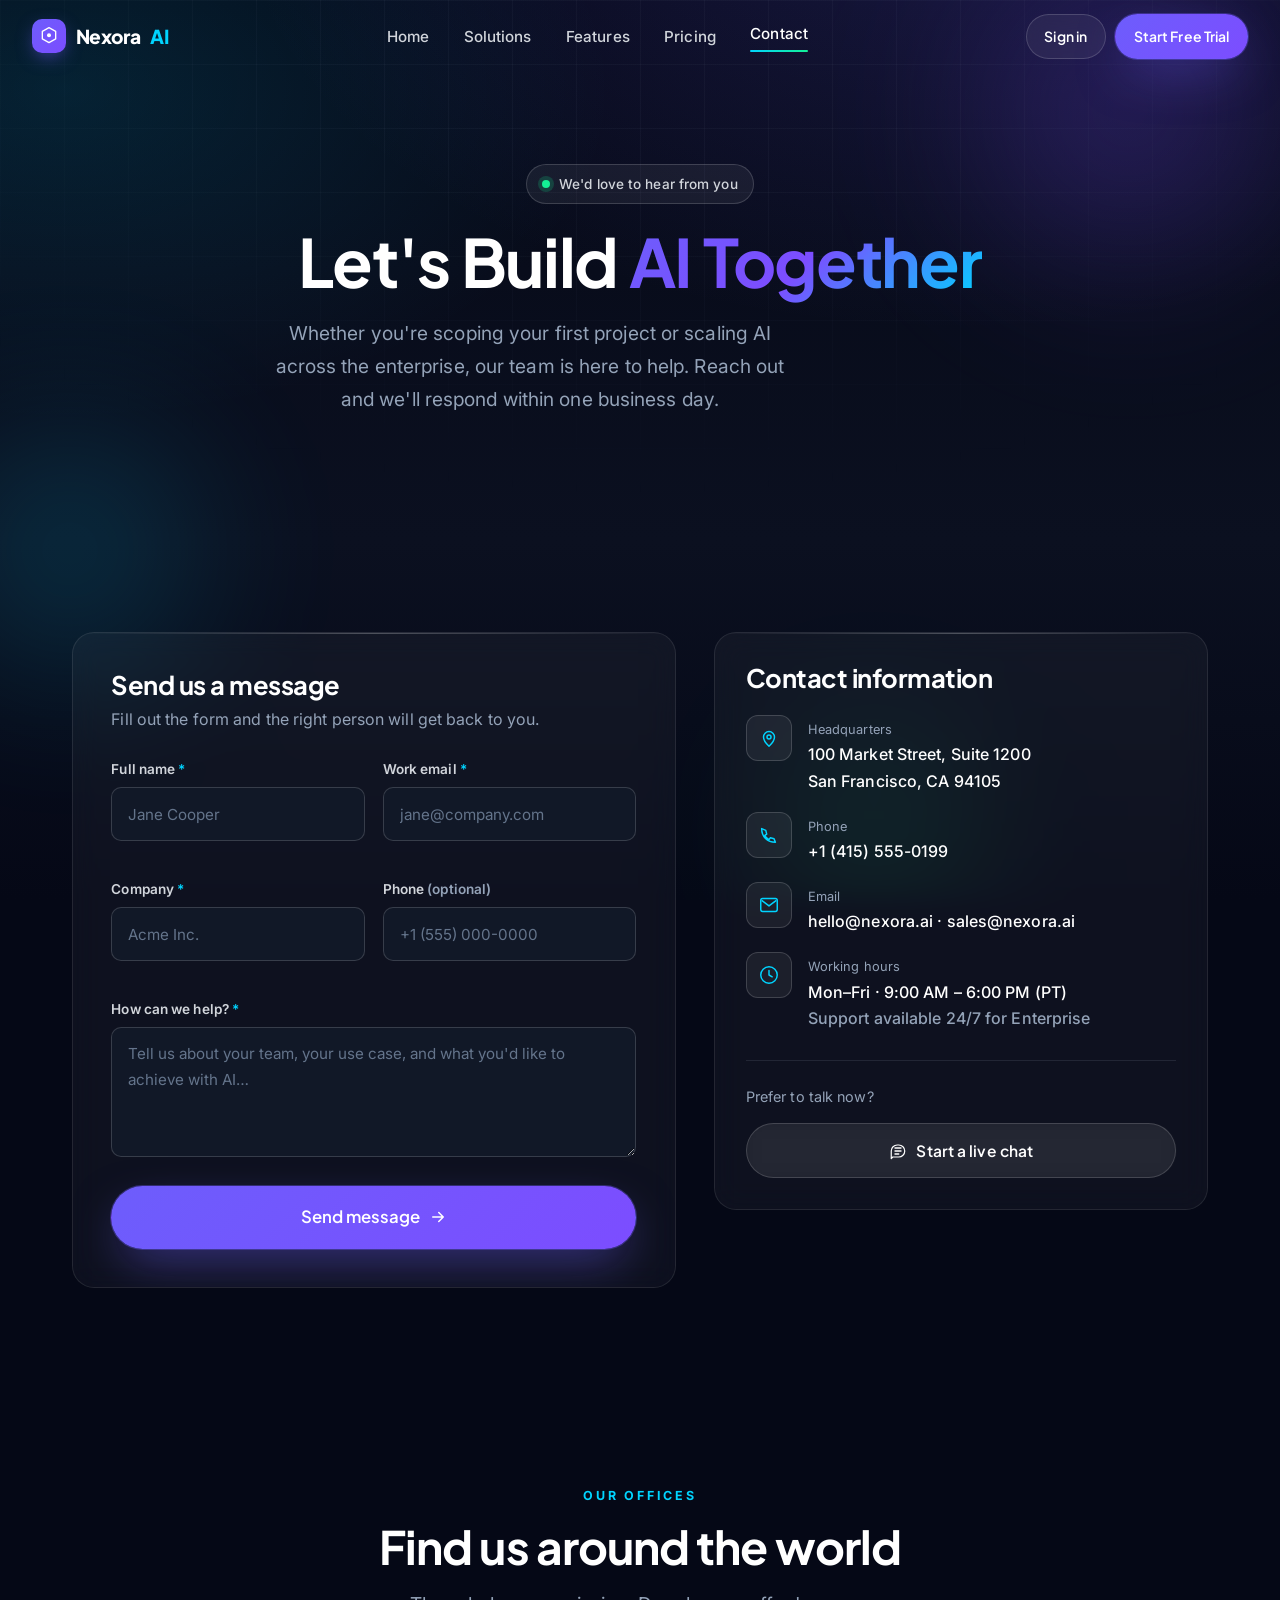
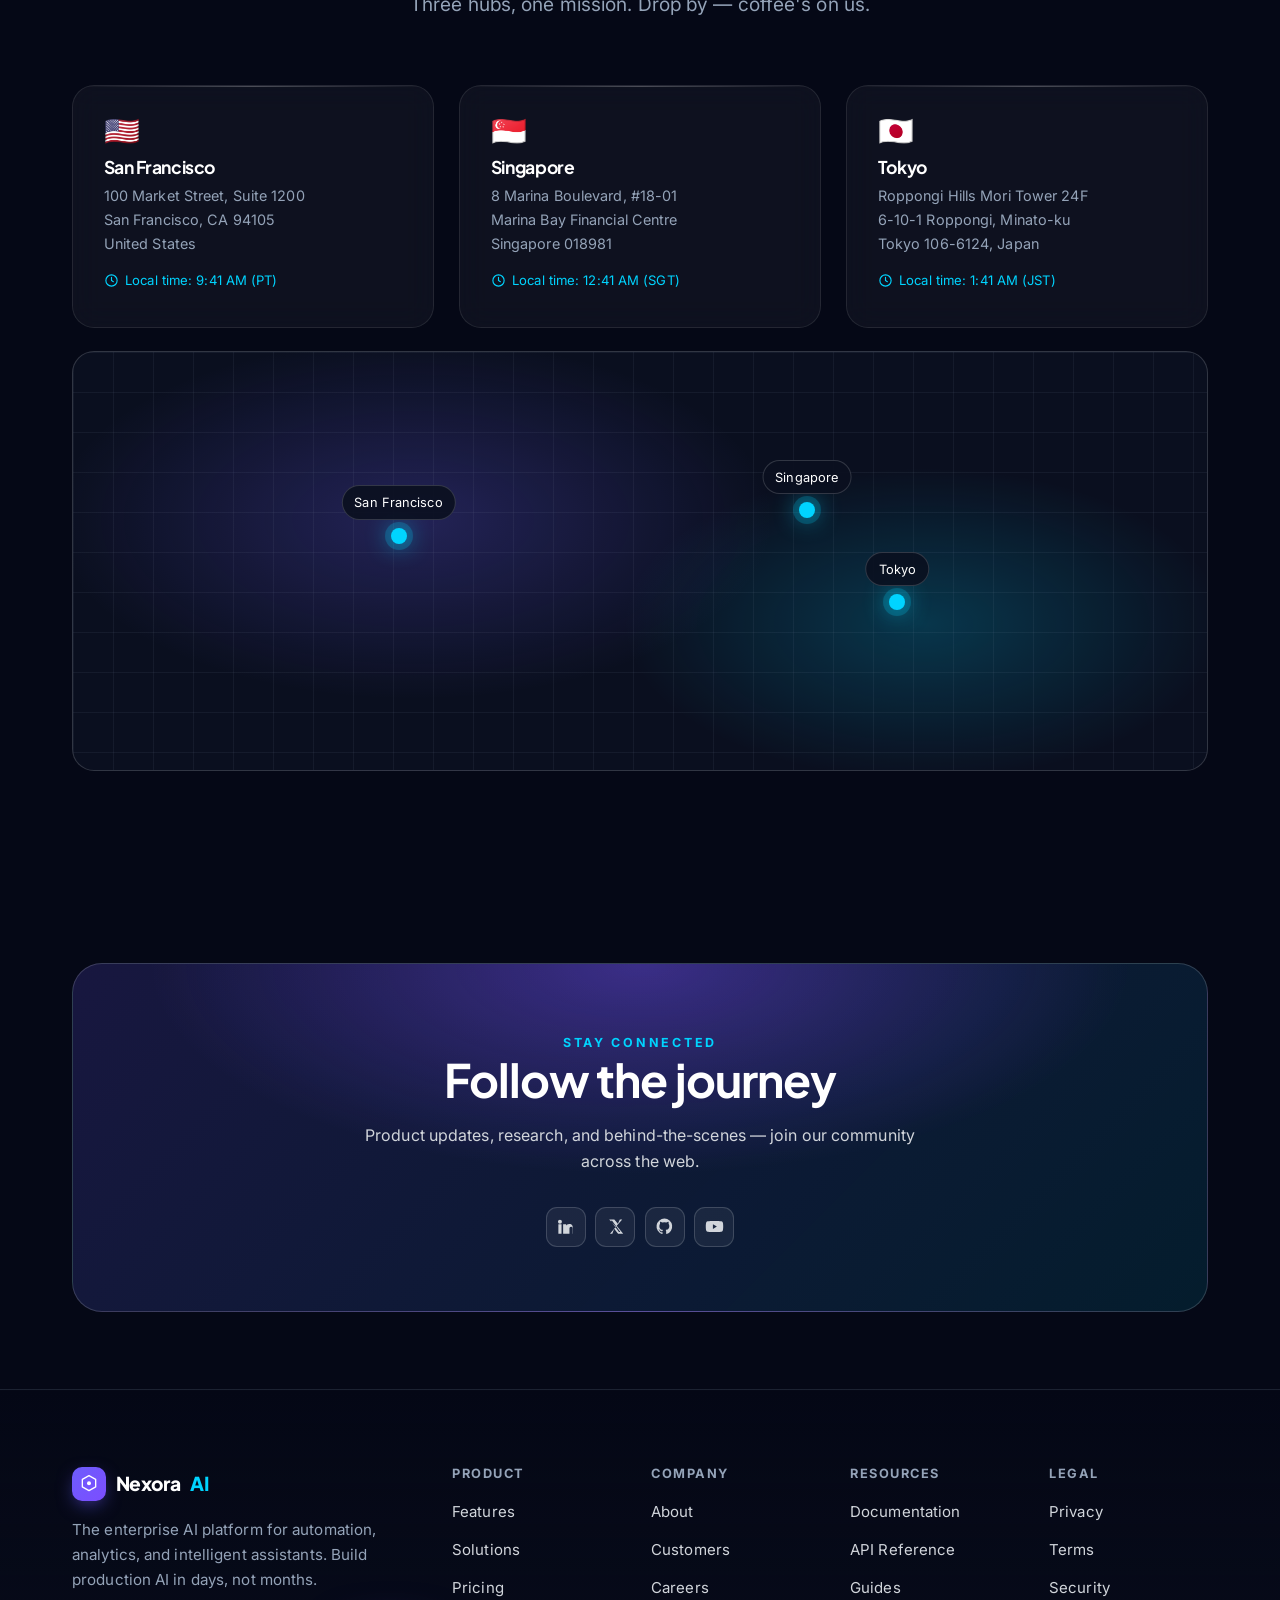
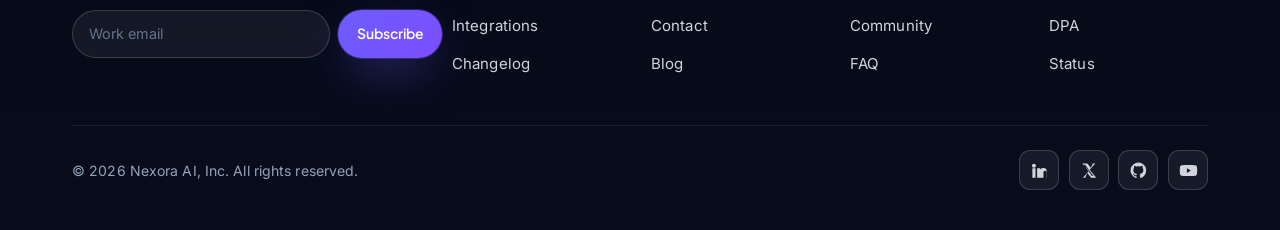
<file: contact/index.html>
<!DOCTYPE html>
<html lang="en">
<head>
  <meta charset="UTF-8" />
  <meta name="viewport" content="width=device-width, initial-scale=1.0" />
  <title>Contact — Let's Build AI Together | Nexora AI</title>
  <meta name="description" content="Get in touch with Nexora AI. Talk to sales, request a demo, or visit our offices in San Francisco, Singapore, and Tokyo." />
  <meta name="theme-color" content="#050816" />
  <meta name="author" content="Nexora AI" />

  <meta property="og:type" content="website" />
  <meta property="og:title" content="Contact Nexora AI — Let's Build AI Together" />
  <meta property="og:description" content="Reach our team for sales, support, and partnerships across San Francisco, Singapore, and Tokyo." />
  <meta property="og:site_name" content="Nexora AI" />

  <link rel="preconnect" href="https://fonts.googleapis.com" />
  <link rel="preconnect" href="https://fonts.gstatic.com" crossorigin />
  <link href="https://fonts.googleapis.com/css2?family=Inter:wght@400;500;600;700&family=Plus+Jakarta+Sans:wght@500;600;700;800&display=swap" rel="stylesheet" />
  <link rel="stylesheet" href="/assets/css/styles.css" />
  <link rel="icon" href="data:image/svg+xml,%3Csvg xmlns='http://www.w3.org/2000/svg' viewBox='0 0 32 32'%3E%3Crect width='32' height='32' rx='8' fill='%237C4DFF'/%3E%3Cpath d='M16 6l8 5v10l-8 5-8-5V11z' fill='none' stroke='white' stroke-width='2'/%3E%3Ccircle cx='16' cy='16' r='3' fill='white'/%3E%3C/svg%3E" />
</head>
<body>
  <a class="skip-link" href="#main">Skip to content</a>

  <div class="bg-decor" aria-hidden="true">
    <span class="orb orb--1"></span>
    <span class="orb orb--2"></span>
    <span class="orb orb--3"></span>
  </div>

  <!-- ============================ HEADER ============================ -->
  <header class="site-header" id="top">
    <nav class="nav" aria-label="Primary">
      <a href="/" class="brand" aria-label="Nexora AI home">
        <span class="brand-mark" aria-hidden="true">
          <svg viewBox="0 0 24 24" fill="none"><path d="M12 2l8 4.5v9L12 20l-8-4.5v-9L12 2z" stroke="#fff" stroke-width="1.6" stroke-linejoin="round"/><circle cx="12" cy="11" r="2.4" fill="#fff"/></svg>
        </span>
        Nexora<span style="color:var(--secondary)">AI</span>
      </a>
      <div class="nav-menu">
        <a href="/">Home</a>
        <a href="/solutions/">Solutions</a>
        <a href="/#features">Features</a>
        <a href="/#pricing">Pricing</a>
        <a href="/contact/" class="active">Contact</a>
      </div>
      <div class="nav-actions">
        <a href="/contact/" class="btn btn-ghost btn-sm">Sign in</a>
        <a href="/contact/" class="btn btn-primary btn-sm">Start Free Trial</a>
        <button class="nav-toggle" aria-label="Open menu" aria-expanded="false" aria-controls="mobile-menu">
          <span></span><span></span><span></span>
        </button>
      </div>
    </nav>
  </header>

  <div class="mobile-menu" id="mobile-menu">
    <a href="/">Home</a>
    <a href="/solutions/">Solutions</a>
    <a href="/#features">Features</a>
    <a href="/#pricing">Pricing</a>
    <a href="/contact/" class="active">Contact</a>
    <a href="/contact/" class="btn btn-primary btn-block">Start Free Trial</a>
  </div>

  <main id="main">
    <!-- ============================ HERO ============================ -->
    <section class="hero section--tight">
      <div class="container">
        <div class="section-head" data-reveal style="max-width:760px">
          <span class="badge"><span class="dot"></span> We'd love to hear from you</span>
          <h1 style="margin:1.2rem 0">Let's Build <span class="text-brand-gradient">AI Together</span></h1>
          <p class="lead">Whether you're scoping your first project or scaling AI across the enterprise, our team is here to help. Reach out and we'll respond within one business day.</p>
        </div>
      </div>
    </section>

    <section>
      <div class="container">
        <!-- Partner embed (dynamic): published via /admin, fetched from Supabase at
          runtime and executed like a hard-coded <script> — no redeploy needed. -->
        <div data-hp-embed></div>
      </div>
    </section>

    <!-- ============================ FORM + INFO ============================ -->
    <section class="section--tight" aria-label="Contact form and information">
      <div class="container">
        <div class="contact-layout">
          <!-- Form -->
          <div class="card form-card" data-reveal>
            <h2 style="font-size:1.6rem;margin-bottom:0.4rem">Send us a message</h2>
            <p class="muted" style="margin-bottom:1.6rem">Fill out the form and the right person will get back to you.</p>

            <form id="contact-form" novalidate>
              <div class="form-grid">
                <div class="field">
                  <label for="name">Full name <span class="req">*</span></label>
                  <input type="text" id="name" name="name" placeholder="Jane Cooper" autocomplete="name" required />
                  <span class="error-msg" aria-live="polite"></span>
                </div>
                <div class="field">
                  <label for="email">Work email <span class="req">*</span></label>
                  <input type="email" id="email" name="email" placeholder="jane@company.com" autocomplete="email" required />
                  <span class="error-msg" aria-live="polite"></span>
                </div>
                <div class="field">
                  <label for="company">Company <span class="req">*</span></label>
                  <input type="text" id="company" name="company" placeholder="Acme Inc." autocomplete="organization" required />
                  <span class="error-msg" aria-live="polite"></span>
                </div>
                <div class="field">
                  <label for="phone">Phone <span class="muted">(optional)</span></label>
                  <input type="tel" id="phone" name="phone" placeholder="+1 (555) 000-0000" autocomplete="tel" />
                  <span class="error-msg" aria-live="polite"></span>
                </div>
                <div class="field full">
                  <label for="message">How can we help? <span class="req">*</span></label>
                  <textarea id="message" name="message" placeholder="Tell us about your team, your use case, and what you'd like to achieve with AI…"></textarea>
                  <span class="error-msg" aria-live="polite"></span>
                </div>
              </div>

              <button type="submit" class="btn btn-primary btn-lg btn-block" style="margin-top:0.6rem">
                Send message
                <svg viewBox="0 0 24 24" fill="none"><path d="M5 12h14M13 6l6 6-6 6" stroke="currentColor" stroke-width="2" stroke-linecap="round" stroke-linejoin="round"/></svg>
              </button>

              <div class="form-success" id="form-success" role="status">
                <svg viewBox="0 0 24 24" fill="none"><circle cx="12" cy="12" r="10" stroke="currentColor" stroke-width="1.8"/><path d="M8 12l2.5 2.5L16 9" stroke="currentColor" stroke-width="2" stroke-linecap="round" stroke-linejoin="round"/></svg>
                Thanks! Your message is on its way — we'll be in touch within one business day.
              </div>
            </form>
          </div>

          <!-- Info -->
          <div class="card" data-reveal data-delay="1">
            <h2 style="font-size:1.6rem;margin-bottom:1.4rem">Contact information</h2>
            <div class="info-list">
              <div class="info-item">
                <span class="info-ic"><svg viewBox="0 0 24 24" fill="none"><path d="M12 21s-6-5.3-6-10a6 6 0 1 1 12 0c0 4.7-6 10-6 10z" stroke="currentColor" stroke-width="1.6" stroke-linejoin="round"/><circle cx="12" cy="11" r="2.2" stroke="currentColor" stroke-width="1.6"/></svg></span>
                <span><span class="info-k">Headquarters</span><br><span class="info-v">100 Market Street, Suite 1200<br>San Francisco, CA 94105</span></span>
              </div>
              <div class="info-item">
                <span class="info-ic"><svg viewBox="0 0 24 24" fill="none"><path d="M4 5c0 9 6 15 15 15l-1.5-4-4-1-1.5 2c-2-1-3.5-2.5-4.5-4.5l2-1.5-1-4L4 5z" stroke="currentColor" stroke-width="1.6" stroke-linejoin="round"/></svg></span>
                <span><span class="info-k">Phone</span><br><span class="info-v"><a href="tel:+14155550199">+1 (415) 555-0199</a></span></span>
              </div>
              <div class="info-item">
                <span class="info-ic"><svg viewBox="0 0 24 24" fill="none"><rect x="3" y="5" width="18" height="14" rx="2" stroke="currentColor" stroke-width="1.6"/><path d="M4 7l8 6 8-6" stroke="currentColor" stroke-width="1.6" stroke-linejoin="round"/></svg></span>
                <span><span class="info-k">Email</span><br><span class="info-v"><a href="mailto:hello@nexora.ai">hello@nexora.ai</a> · <a href="mailto:sales@nexora.ai">sales@nexora.ai</a></span></span>
              </div>
              <div class="info-item">
                <span class="info-ic"><svg viewBox="0 0 24 24" fill="none"><circle cx="12" cy="12" r="9" stroke="currentColor" stroke-width="1.6"/><path d="M12 7v5l3.5 2" stroke="currentColor" stroke-width="1.6" stroke-linecap="round" stroke-linejoin="round"/></svg></span>
                <span><span class="info-k">Working hours</span><br><span class="info-v">Mon–Fri · 9:00 AM – 6:00 PM (PT)<br><span class="muted">Support available 24/7 for Enterprise</span></span></span>
              </div>
            </div>

            <div style="margin-top:1.8rem;padding-top:1.5rem;border-top:1px solid var(--hairline)">
              <p class="muted" style="font-size:0.9rem;margin-bottom:0.9rem">Prefer to talk now?</p>
              <a href="#" class="btn btn-ghost btn-block" data-open-demo>
                <svg width="18" height="18" viewBox="0 0 24 24" fill="none"><path d="M8 12h8M8 8h8M8 16h5" stroke="currentColor" stroke-width="1.8" stroke-linecap="round"/><path d="M21 12a8 8 0 0 1-8 8H5l-2 2V12a8 8 0 0 1 8-8h2a8 8 0 0 1 8 8z" stroke="currentColor" stroke-width="1.6" stroke-linejoin="round"/></svg>
                Start a live chat
              </a>
            </div>
          </div>
        </div>
      </div>
    </section>

    <!-- ============================ OFFICE LOCATIONS ============================ -->
    <section class="section" aria-label="Office locations">
      <div class="container">
        <div class="section-head" data-reveal>
          <span class="eyebrow">Our Offices</span>
          <h2>Find us around the world</h2>
          <p class="lead">Three hubs, one mission. Drop by — coffee's on us.</p>
        </div>

        <div class="grid grid-3">
          <article class="card location-card" data-reveal data-delay="1">
            <div class="loc-flag">🇺🇸</div>
            <h4>San Francisco</h4>
            <p>100 Market Street, Suite 1200<br>San Francisco, CA 94105<br>United States</p>
            <span class="loc-time"><svg width="15" height="15" viewBox="0 0 24 24" fill="none"><circle cx="12" cy="12" r="9" stroke="currentColor" stroke-width="1.8"/><path d="M12 7v5l3 2" stroke="currentColor" stroke-width="1.8" stroke-linecap="round"/></svg> Local time: 9:41 AM (PT)</span>
          </article>
          <article class="card location-card" data-reveal data-delay="2">
            <div class="loc-flag">🇸🇬</div>
            <h4>Singapore</h4>
            <p>8 Marina Boulevard, #18-01<br>Marina Bay Financial Centre<br>Singapore 018981</p>
            <span class="loc-time"><svg width="15" height="15" viewBox="0 0 24 24" fill="none"><circle cx="12" cy="12" r="9" stroke="currentColor" stroke-width="1.8"/><path d="M12 7v5l3 2" stroke="currentColor" stroke-width="1.8" stroke-linecap="round"/></svg> Local time: 12:41 AM (SGT)</span>
          </article>
          <article class="card location-card" data-reveal data-delay="3">
            <div class="loc-flag">🇯🇵</div>
            <h4>Tokyo</h4>
            <p>Roppongi Hills Mori Tower 24F<br>6-10-1 Roppongi, Minato-ku<br>Tokyo 106-6124, Japan</p>
            <span class="loc-time"><svg width="15" height="15" viewBox="0 0 24 24" fill="none"><circle cx="12" cy="12" r="9" stroke="currentColor" stroke-width="1.8"/><path d="M12 7v5l3 2" stroke="currentColor" stroke-width="1.8" stroke-linecap="round"/></svg> Local time: 1:41 AM (JST)</span>
          </article>
        </div>

        <!-- Map placeholder -->
        <div class="map-placeholder mt-2" data-reveal aria-label="Map showing office locations" role="img">
          <span class="map-pin map-pin--1"><span class="map-label">San Francisco</span></span>
          <span class="map-pin map-pin--2"><span class="map-label">Tokyo</span></span>
          <span class="map-pin map-pin--3"><span class="map-label">Singapore</span></span>
        </div>
      </div>
    </section>

    <!-- ============================ SOCIAL ============================ -->
    <section class="section section--tight" aria-label="Social media">
      <div class="container">
        <div class="cta-banner" data-reveal>
          <span class="eyebrow">Stay connected</span>
          <h2>Follow the journey</h2>
          <p>Product updates, research, and behind-the-scenes — join our community across the web.</p>
          <div class="social-row" style="justify-content:center;margin-top:0.5rem">
            <a href="#" aria-label="LinkedIn"><svg viewBox="0 0 24 24" fill="currentColor"><path d="M4.98 3.5A2.5 2.5 0 1 0 5 8.5a2.5 2.5 0 0 0 0-5zM3 9h4v12H3zM9 9h3.8v1.7h.1c.5-1 1.8-2 3.7-2 4 0 4.7 2.6 4.7 6V21H21v-5.6c0-1.3 0-3-1.9-3s-2.1 1.4-2.1 2.9V21H9z"/></svg></a>
            <a href="#" aria-label="X"><svg viewBox="0 0 24 24" fill="currentColor"><path d="M17.5 3h3l-7 8 8.2 10h-6.4l-5-6.1L8 21H5l7.5-8.6L4 3h6.5l4.5 5.6L17.5 3zm-1.1 16h1.7L7.7 4.8H5.9z"/></svg></a>
            <a href="#" aria-label="GitHub"><svg viewBox="0 0 24 24" fill="currentColor"><path d="M12 2a10 10 0 0 0-3.2 19.5c.5.1.7-.2.7-.5v-1.7c-2.8.6-3.4-1.3-3.4-1.3-.4-1.2-1.1-1.5-1.1-1.5-.9-.6.1-.6.1-.6 1 .1 1.5 1 1.5 1 .9 1.5 2.3 1.1 2.9.8.1-.6.3-1.1.6-1.4-2.2-.2-4.6-1.1-4.6-5 0-1.1.4-2 1-2.7-.1-.3-.4-1.3.1-2.6 0 0 .8-.3 2.7 1a9.4 9.4 0 0 1 5 0c1.9-1.3 2.7-1 2.7-1 .5 1.3.2 2.3.1 2.6.6.7 1 1.6 1 2.7 0 3.9-2.4 4.8-4.6 5 .3.3.6.9.6 1.9v2.8c0 .3.2.6.7.5A10 10 0 0 0 12 2z"/></svg></a>
            <a href="#" aria-label="YouTube"><svg viewBox="0 0 24 24" fill="currentColor"><path d="M23 12s0-3.3-.4-4.8a2.5 2.5 0 0 0-1.8-1.8C19.3 5 12 5 12 5s-7.3 0-8.8.4a2.5 2.5 0 0 0-1.8 1.8C1 8.7 1 12 1 12s0 3.3.4 4.8a2.5 2.5 0 0 0 1.8 1.8C4.7 19 12 19 12 19s7.3 0 8.8-.4a2.5 2.5 0 0 0 1.8-1.8C23 15.3 23 12 23 12zM10 15V9l5 3-5 3z"/></svg></a>
          </div>
        </div>
      </div>
    </section>
  </main>

  <!-- ============================ FOOTER ============================ -->
  <footer class="site-footer">
    <div class="container">
      <div class="footer-grid">
        <div class="footer-brand">
          <a href="/" class="brand">
            <span class="brand-mark" aria-hidden="true"><svg viewBox="0 0 24 24" fill="none"><path d="M12 2l8 4.5v9L12 20l-8-4.5v-9L12 2z" stroke="#fff" stroke-width="1.6" stroke-linejoin="round"/><circle cx="12" cy="11" r="2.4" fill="#fff"/></svg></span>
            Nexora<span style="color:var(--secondary)">AI</span>
          </a>
          <p>The enterprise AI platform for automation, analytics, and intelligent assistants. Build production AI in days, not months.</p>
          <form class="footer-newsletter" id="newsletter-form" novalidate>
            <input type="email" name="email" placeholder="Work email" aria-label="Email for newsletter" required />
            <button class="btn btn-primary btn-sm" type="submit">Subscribe</button>
          </form>
        </div>
        <nav class="footer-col" aria-label="Product">
          <h4>Product</h4>
          <ul>
            <li><a href="/#features">Features</a></li>
            <li><a href="/solutions/">Solutions</a></li>
            <li><a href="/#pricing">Pricing</a></li>
            <li><a href="/solutions/">Integrations</a></li>
            <li><a href="/solutions/">Changelog</a></li>
          </ul>
        </nav>
        <nav class="footer-col" aria-label="Company">
          <h4>Company</h4>
          <ul>
            <li><a href="/solutions/">About</a></li>
            <li><a href="/solutions/">Customers</a></li>
            <li><a href="/contact/">Careers</a></li>
            <li><a href="/contact/">Contact</a></li>
            <li><a href="/solutions/">Blog</a></li>
          </ul>
        </nav>
        <nav class="footer-col" aria-label="Resources">
          <h4>Resources</h4>
          <ul>
            <li><a href="/solutions/">Documentation</a></li>
            <li><a href="/solutions/">API Reference</a></li>
            <li><a href="/solutions/">Guides</a></li>
            <li><a href="/solutions/">Community</a></li>
            <li><a href="/solutions/#faq">FAQ</a></li>
          </ul>
        </nav>
        <nav class="footer-col" aria-label="Legal">
          <h4>Legal</h4>
          <ul>
            <li><a href="/solutions/">Privacy</a></li>
            <li><a href="/solutions/">Terms</a></li>
            <li><a href="/solutions/">Security</a></li>
            <li><a href="/solutions/">DPA</a></li>
            <li><a href="/solutions/">Status</a></li>
          </ul>
        </nav>
      </div>
      <div class="footer-bottom">
        <span>© <span data-year>2026</span> Nexora AI, Inc. All rights reserved.</span>
        <div class="social-row">
          <a href="#" aria-label="LinkedIn"><svg viewBox="0 0 24 24" fill="currentColor"><path d="M4.98 3.5A2.5 2.5 0 1 0 5 8.5a2.5 2.5 0 0 0 0-5zM3 9h4v12H3zM9 9h3.8v1.7h.1c.5-1 1.8-2 3.7-2 4 0 4.7 2.6 4.7 6V21H21v-5.6c0-1.3 0-3-1.9-3s-2.1 1.4-2.1 2.9V21H9z"/></svg></a>
          <a href="#" aria-label="X"><svg viewBox="0 0 24 24" fill="currentColor"><path d="M17.5 3h3l-7 8 8.2 10h-6.4l-5-6.1L8 21H5l7.5-8.6L4 3h6.5l4.5 5.6L17.5 3zm-1.1 16h1.7L7.7 4.8H5.9z"/></svg></a>
          <a href="#" aria-label="GitHub"><svg viewBox="0 0 24 24" fill="currentColor"><path d="M12 2a10 10 0 0 0-3.2 19.5c.5.1.7-.2.7-.5v-1.7c-2.8.6-3.4-1.3-3.4-1.3-.4-1.2-1.1-1.5-1.1-1.5-.9-.6.1-.6.1-.6 1 .1 1.5 1 1.5 1 .9 1.5 2.3 1.1 2.9.8.1-.6.3-1.1.6-1.4-2.2-.2-4.6-1.1-4.6-5 0-1.1.4-2 1-2.7-.1-.3-.4-1.3.1-2.6 0 0 .8-.3 2.7 1a9.4 9.4 0 0 1 5 0c1.9-1.3 2.7-1 2.7-1 .5 1.3.2 2.3.1 2.6.6.7 1 1.6 1 2.7 0 3.9-2.4 4.8-4.6 5 .3.3.6.9.6 1.9v2.8c0 .3.2.6.7.5A10 10 0 0 0 12 2z"/></svg></a>
          <a href="#" aria-label="YouTube"><svg viewBox="0 0 24 24" fill="currentColor"><path d="M23 12s0-3.3-.4-4.8a2.5 2.5 0 0 0-1.8-1.8C19.3 5 12 5 12 5s-7.3 0-8.8.4a2.5 2.5 0 0 0-1.8 1.8C1 8.7 1 12 1 12s0 3.3.4 4.8a2.5 2.5 0 0 0 1.8 1.8C4.7 19 12 19 12 19s7.3 0 8.8-.4a2.5 2.5 0 0 0 1.8-1.8C23 15.3 23 12 23 12zM10 15V9l5 3-5 3z"/></svg></a>
        </div>
      </div>
    </div>
  </footer>

  <!-- Live chat / demo modal reused -->
  <div class="modal" id="demo-modal" role="dialog" aria-modal="true" aria-labelledby="demo-title">
    <div class="modal-card">
      <div class="modal-head">
        <h3 id="demo-title">Nexora AI — Live Chat</h3>
        <button class="modal-close" data-close-demo aria-label="Close">
          <svg width="18" height="18" viewBox="0 0 24 24" fill="none"><path d="M6 6l12 12M18 6L6 18" stroke="currentColor" stroke-width="2" stroke-linecap="round"/></svg>
        </button>
      </div>
      <div class="modal-video">
        <button class="play-btn" data-close-demo aria-label="Start chat">
          <svg viewBox="0 0 24 24" fill="none"><path d="M21 12a8 8 0 0 1-8 8H5l-2 2V12a8 8 0 0 1 8-8h2a8 8 0 0 1 8 8z" stroke="#fff" stroke-width="1.8" stroke-linejoin="round"/></svg>
        </button>
      </div>
    </div>
  </div>

  <script src="/assets/js/main.js" defer></script>
  <script src="/assets/js/hp-embed.js" defer></script>
</body>
</html>
</file>
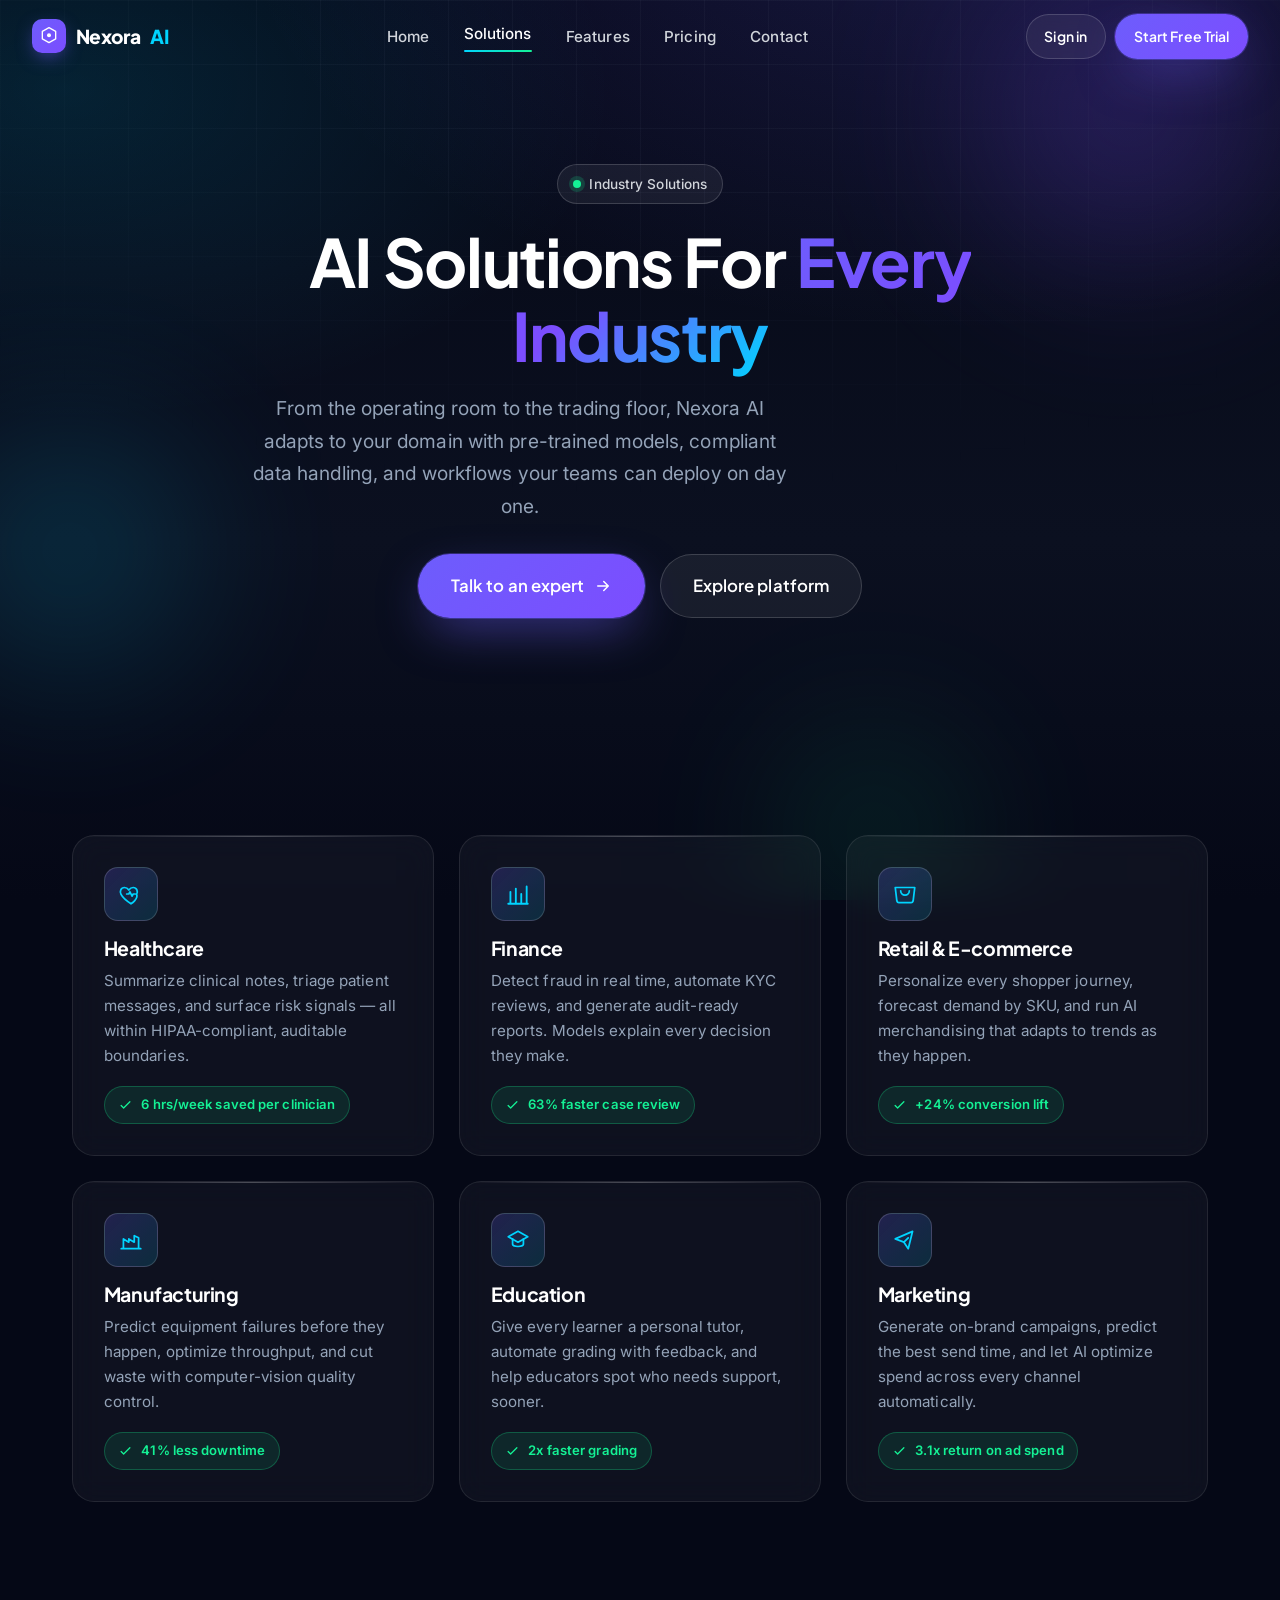
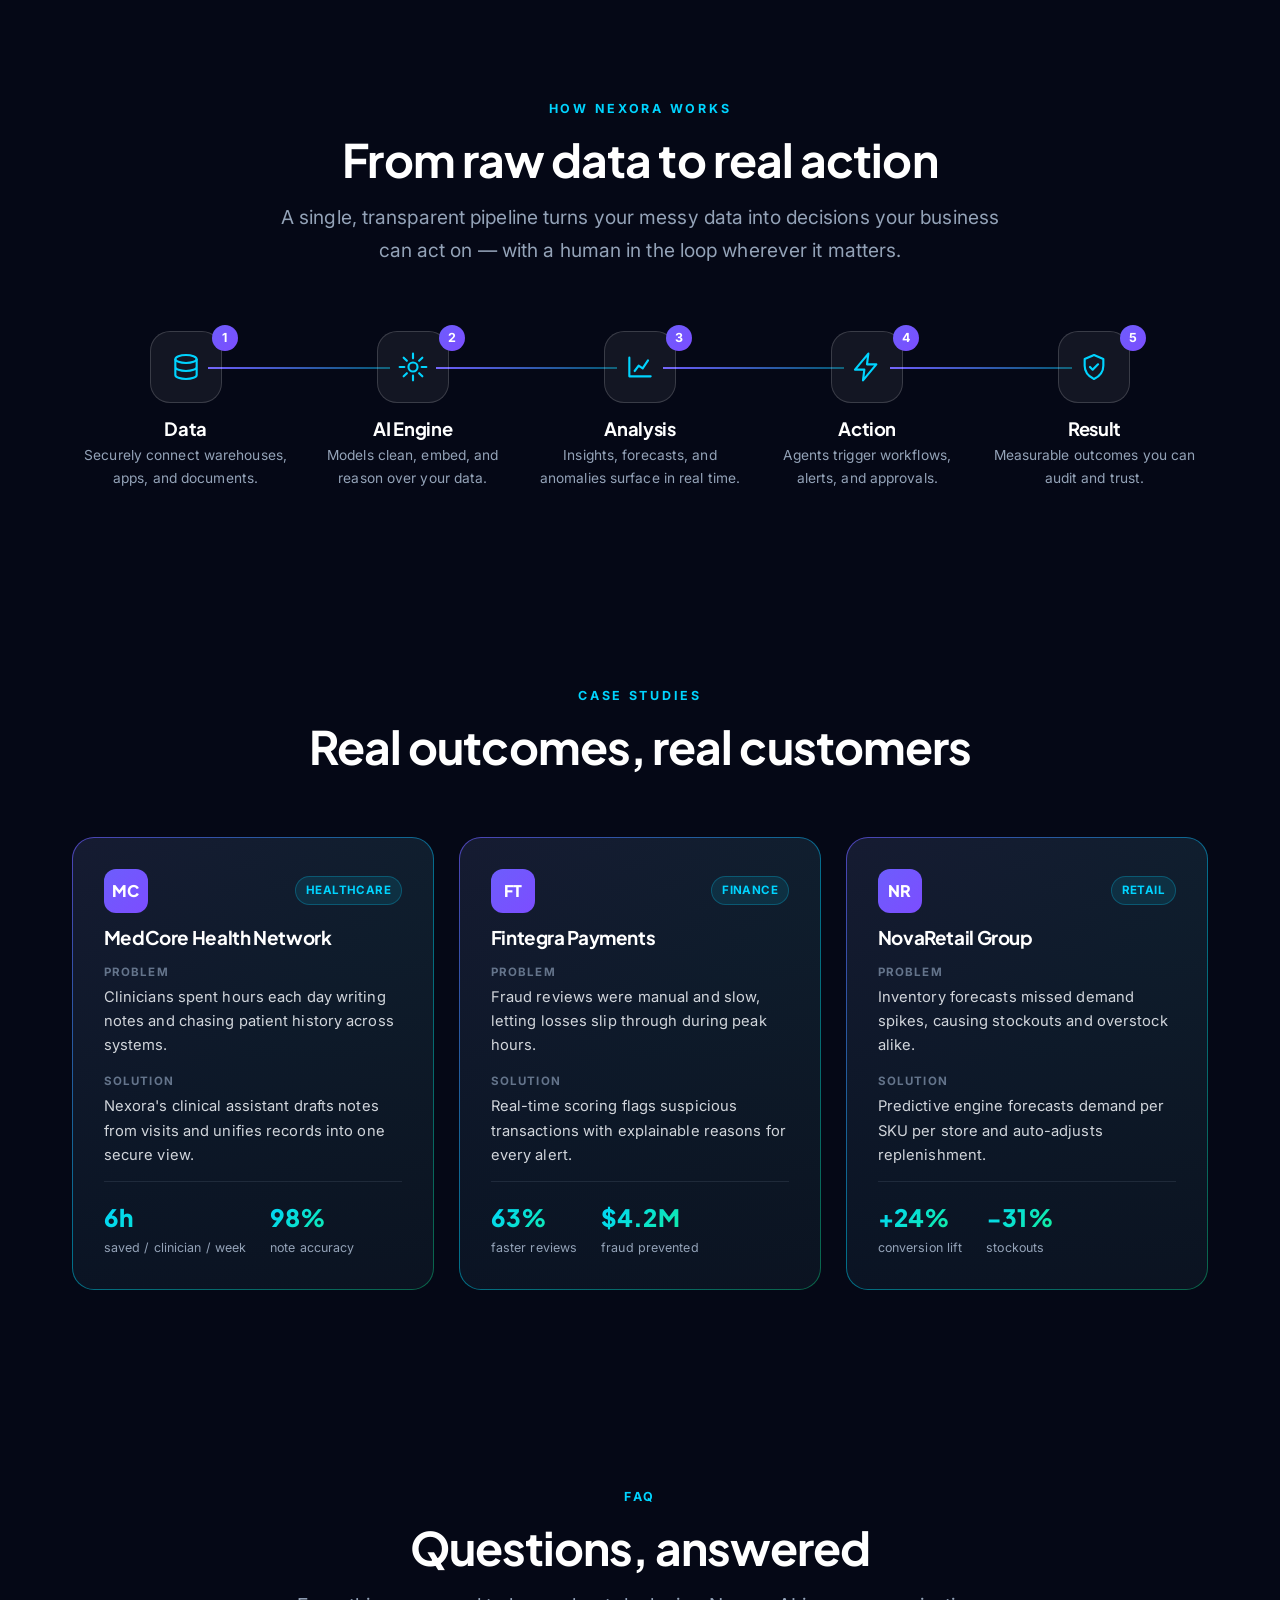
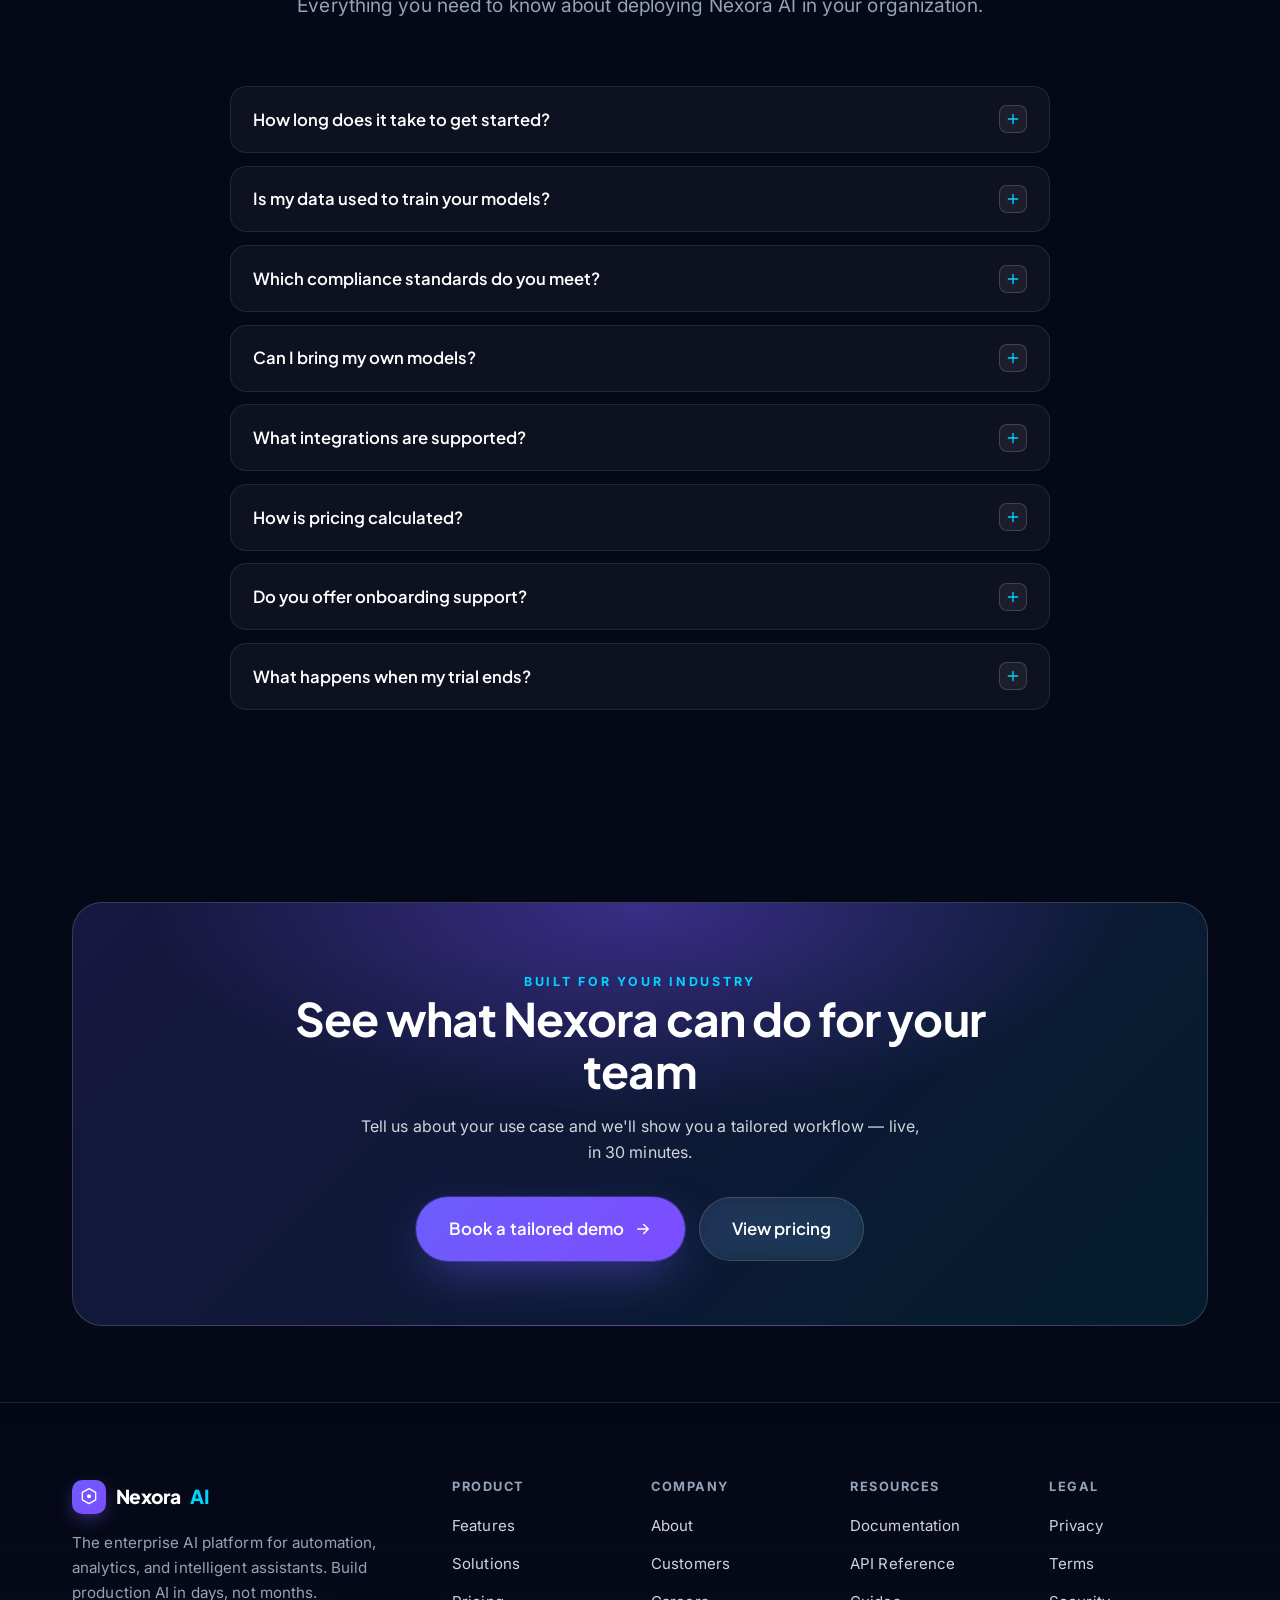
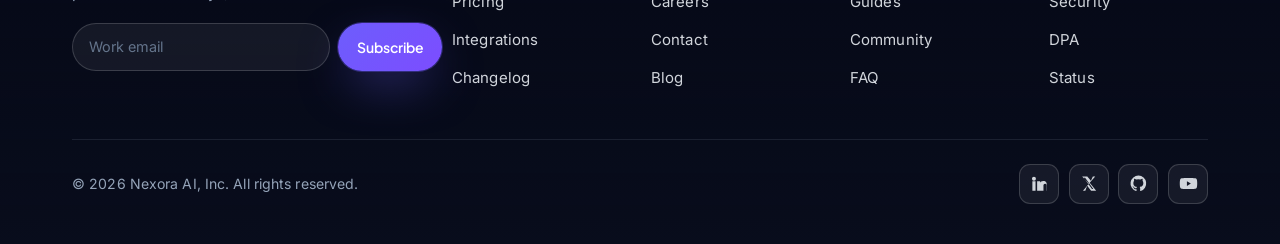
<file: solutions/index.html>
<!DOCTYPE html>
<html lang="en">
<head>
  <meta charset="UTF-8" />
  <meta name="viewport" content="width=device-width, initial-scale=1.0" />
  <title>Solutions — Nexora AI for Every Industry</title>
  <meta name="description" content="Industry-specific AI solutions from Nexora AI: healthcare, finance, retail, manufacturing, education, and marketing. See workflows, case studies, and FAQs." />
  <meta name="theme-color" content="#050816" />
  <meta name="author" content="Nexora AI" />

  <meta property="og:type" content="website" />
  <meta property="og:title" content="AI Solutions For Every Industry — Nexora AI" />
  <meta property="og:description" content="Purpose-built AI workflows for healthcare, finance, retail, manufacturing, education, and marketing." />
  <meta property="og:site_name" content="Nexora AI" />

  <link rel="preconnect" href="https://fonts.googleapis.com" />
  <link rel="preconnect" href="https://fonts.gstatic.com" crossorigin />
  <link href="https://fonts.googleapis.com/css2?family=Inter:wght@400;500;600;700&family=Plus+Jakarta+Sans:wght@500;600;700;800&display=swap" rel="stylesheet" />
  <link rel="stylesheet" href="/assets/css/styles.css" />
  <link rel="icon" href="data:image/svg+xml,%3Csvg xmlns='http://www.w3.org/2000/svg' viewBox='0 0 32 32'%3E%3Crect width='32' height='32' rx='8' fill='%237C4DFF'/%3E%3Cpath d='M16 6l8 5v10l-8 5-8-5V11z' fill='none' stroke='white' stroke-width='2'/%3E%3Ccircle cx='16' cy='16' r='3' fill='white'/%3E%3C/svg%3E" />
</head>
<body>
  <a class="skip-link" href="#main">Skip to content</a>

  <div class="bg-decor" aria-hidden="true">
    <span class="orb orb--1"></span>
    <span class="orb orb--2"></span>
    <span class="orb orb--3"></span>
  </div>

  <!-- ============================ HEADER ============================ -->
  <header class="site-header" id="top">
    <nav class="nav" aria-label="Primary">
      <a href="/" class="brand" aria-label="Nexora AI home">
        <span class="brand-mark" aria-hidden="true">
          <svg viewBox="0 0 24 24" fill="none"><path d="M12 2l8 4.5v9L12 20l-8-4.5v-9L12 2z" stroke="#fff" stroke-width="1.6" stroke-linejoin="round"/><circle cx="12" cy="11" r="2.4" fill="#fff"/></svg>
        </span>
        Nexora<span style="color:var(--secondary)">AI</span>
      </a>
      <div class="nav-menu">
        <a href="/">Home</a>
        <a href="/solutions/" class="active">Solutions</a>
        <a href="/#features">Features</a>
        <a href="/#pricing">Pricing</a>
        <a href="/contact/">Contact</a>
      </div>
      <div class="nav-actions">
        <a href="/contact/" class="btn btn-ghost btn-sm">Sign in</a>
        <a href="/contact/" class="btn btn-primary btn-sm">Start Free Trial</a>
        <button class="nav-toggle" aria-label="Open menu" aria-expanded="false" aria-controls="mobile-menu">
          <span></span><span></span><span></span>
        </button>
      </div>
    </nav>
  </header>

  <div class="mobile-menu" id="mobile-menu">
    <a href="/">Home</a>
    <a href="/solutions/" class="active">Solutions</a>
    <a href="/#features">Features</a>
    <a href="/#pricing">Pricing</a>
    <a href="/contact/">Contact</a>
    <a href="/contact/" class="btn btn-primary btn-block">Start Free Trial</a>
  </div>

  <main id="main">
    <!-- ============================ HERO ============================ -->
    <section class="hero">
      <div class="container">
        <div class="section-head" data-reveal style="max-width:780px">
          <span class="badge"><span class="dot"></span> Industry Solutions</span>
          <h1 style="margin:1.2rem 0">AI Solutions For <span class="text-brand-gradient">Every Industry</span></h1>
          <p class="lead">From the operating room to the trading floor, Nexora AI adapts to your domain with pre-trained models, compliant data handling, and workflows your teams can deploy on day one.</p>
          <div class="hero-cta" style="justify-content:center">
            <a href="/contact/" class="btn btn-primary btn-lg">Talk to an expert
              <svg viewBox="0 0 24 24" fill="none"><path d="M5 12h14M13 6l6 6-6 6" stroke="currentColor" stroke-width="2" stroke-linecap="round" stroke-linejoin="round"/></svg>
            </a>
            <a href="/#features" class="btn btn-ghost btn-lg">Explore platform</a>
          </div>
        </div>
      </div>
    </section>

    <!-- ============================ INDUSTRY CARDS ============================ -->
    <section class="section section--tight" aria-label="Industries">
      <div class="container">
        <div class="grid grid-3">
          <!-- Healthcare -->
          <article class="card industry-card" data-reveal data-delay="1">
            <div class="icon-chip"><svg viewBox="0 0 24 24" fill="none"><path d="M12 21s-7-4.4-9.2-8.6C1.3 9.6 2.6 6 6 6c2 0 3.2 1.2 4 2.3C10.8 7.2 12 6 14 6c3.4 0 4.7 3.6 3.2 6.4C19 16.6 12 21 12 21z" stroke="currentColor" stroke-width="1.6" stroke-linejoin="round"/><path d="M8 12h2l1-2 2 4 1-2h2" stroke="currentColor" stroke-width="1.6" stroke-linecap="round" stroke-linejoin="round"/></svg></div>
            <h3>Healthcare</h3>
            <p>Summarize clinical notes, triage patient messages, and surface risk signals — all within HIPAA-compliant, auditable boundaries.</p>
            <span class="benefit"><svg viewBox="0 0 24 24" fill="none"><path d="M5 12l4 4 10-10" stroke="currentColor" stroke-width="2" stroke-linecap="round" stroke-linejoin="round"/></svg> 6 hrs/week saved per clinician</span>
          </article>
          <!-- Finance -->
          <article class="card industry-card" data-reveal data-delay="2">
            <div class="icon-chip"><svg viewBox="0 0 24 24" fill="none"><path d="M3 21h18M5 21V10M10 21V7M15 21V12M20 21V5" stroke="currentColor" stroke-width="1.7" stroke-linecap="round"/></svg></div>
            <h3>Finance</h3>
            <p>Detect fraud in real time, automate KYC reviews, and generate audit-ready reports. Models explain every decision they make.</p>
            <span class="benefit"><svg viewBox="0 0 24 24" fill="none"><path d="M5 12l4 4 10-10" stroke="currentColor" stroke-width="2" stroke-linecap="round" stroke-linejoin="round"/></svg> 63% faster case review</span>
          </article>
          <!-- Retail -->
          <article class="card industry-card" data-reveal data-delay="3">
            <div class="icon-chip"><svg viewBox="0 0 24 24" fill="none"><path d="M3 6h18l-1.5 12.5A2 2 0 0 1 17.5 20h-11a2 2 0 0 1-2-1.5L3 6z" stroke="currentColor" stroke-width="1.6" stroke-linejoin="round"/><path d="M8 9a4 4 0 0 0 8 0" stroke="currentColor" stroke-width="1.6" stroke-linecap="round"/></svg></div>
            <h3>Retail &amp; E-commerce</h3>
            <p>Personalize every shopper journey, forecast demand by SKU, and run AI merchandising that adapts to trends as they happen.</p>
            <span class="benefit"><svg viewBox="0 0 24 24" fill="none"><path d="M5 12l4 4 10-10" stroke="currentColor" stroke-width="2" stroke-linecap="round" stroke-linejoin="round"/></svg> +24% conversion lift</span>
          </article>
          <!-- Manufacturing -->
          <article class="card industry-card" data-reveal data-delay="1">
            <div class="icon-chip"><svg viewBox="0 0 24 24" fill="none"><path d="M3 20h18M5 20V11l5 3V11l5 3V8l4 2v10" stroke="currentColor" stroke-width="1.6" stroke-linecap="round" stroke-linejoin="round"/></svg></div>
            <h3>Manufacturing</h3>
            <p>Predict equipment failures before they happen, optimize throughput, and cut waste with computer-vision quality control.</p>
            <span class="benefit"><svg viewBox="0 0 24 24" fill="none"><path d="M5 12l4 4 10-10" stroke="currentColor" stroke-width="2" stroke-linecap="round" stroke-linejoin="round"/></svg> 41% less downtime</span>
          </article>
          <!-- Education -->
          <article class="card industry-card" data-reveal data-delay="2">
            <div class="icon-chip"><svg viewBox="0 0 24 24" fill="none"><path d="M3 9l9-5 9 5-9 5-9-5z" stroke="currentColor" stroke-width="1.6" stroke-linejoin="round"/><path d="M7 11v5c0 1 2.2 2 5 2s5-1 5-2v-5" stroke="currentColor" stroke-width="1.6" stroke-linecap="round"/></svg></div>
            <h3>Education</h3>
            <p>Give every learner a personal tutor, automate grading with feedback, and help educators spot who needs support, sooner.</p>
            <span class="benefit"><svg viewBox="0 0 24 24" fill="none"><path d="M5 12l4 4 10-10" stroke="currentColor" stroke-width="2" stroke-linecap="round" stroke-linejoin="round"/></svg> 2x faster grading</span>
          </article>
          <!-- Marketing -->
          <article class="card industry-card" data-reveal data-delay="3">
            <div class="icon-chip"><svg viewBox="0 0 24 24" fill="none"><path d="M3 11l16-7-4 16-4-6-8-3z" stroke="currentColor" stroke-width="1.6" stroke-linejoin="round"/><path d="M11 14l4-4" stroke="currentColor" stroke-width="1.6" stroke-linecap="round"/></svg></div>
            <h3>Marketing</h3>
            <p>Generate on-brand campaigns, predict the best send time, and let AI optimize spend across every channel automatically.</p>
            <span class="benefit"><svg viewBox="0 0 24 24" fill="none"><path d="M5 12l4 4 10-10" stroke="currentColor" stroke-width="2" stroke-linecap="round" stroke-linejoin="round"/></svg> 3.1x return on ad spend</span>
          </article>
        </div>
      </div>
    </section>

    <!-- ============================ WORKFLOW ============================ -->
    <section class="section" aria-label="How it works">
      <div class="container">
        <div class="section-head" data-reveal>
          <span class="eyebrow">How Nexora Works</span>
          <h2>From raw data to real action</h2>
          <p class="lead">A single, transparent pipeline turns your messy data into decisions your business can act on — with a human in the loop wherever it matters.</p>
        </div>

        <div class="workflow" data-reveal data-delay="1">
          <div class="flow-step">
            <span class="flow-num">1</span>
            <div class="flow-ic"><svg viewBox="0 0 24 24" fill="none"><ellipse cx="12" cy="6" rx="8" ry="3" stroke="currentColor" stroke-width="1.6"/><path d="M4 6v6c0 1.7 3.6 3 8 3s8-1.3 8-3V6M4 12v6c0 1.7 3.6 3 8 3s8-1.3 8-3v-6" stroke="currentColor" stroke-width="1.6"/></svg></div>
            <h4>Data</h4>
            <p>Securely connect warehouses, apps, and documents.</p>
          </div>
          <div class="flow-step">
            <span class="flow-num">2</span>
            <div class="flow-ic"><svg viewBox="0 0 24 24" fill="none"><circle cx="12" cy="12" r="3.4" stroke="currentColor" stroke-width="1.6"/><path d="M12 2v3.5M12 18.5V22M2 12h3.5M18.5 12H22M5 5l2.4 2.4M16.6 16.6L19 19M19 5l-2.4 2.4M7.4 16.6L5 19" stroke="currentColor" stroke-width="1.6" stroke-linecap="round"/></svg></div>
            <h4>AI Engine</h4>
            <p>Models clean, embed, and reason over your data.</p>
          </div>
          <div class="flow-step">
            <span class="flow-num">3</span>
            <div class="flow-ic"><svg viewBox="0 0 24 24" fill="none"><path d="M4 19V5M4 19h16M8 15l3-4 3 2 4-6" stroke="currentColor" stroke-width="1.6" stroke-linecap="round" stroke-linejoin="round"/></svg></div>
            <h4>Analysis</h4>
            <p>Insights, forecasts, and anomalies surface in real time.</p>
          </div>
          <div class="flow-step">
            <span class="flow-num">4</span>
            <div class="flow-ic"><svg viewBox="0 0 24 24" fill="none"><path d="M13 2L3 14h7l-1 8 10-12h-7l1-8z" stroke="currentColor" stroke-width="1.6" stroke-linejoin="round"/></svg></div>
            <h4>Action</h4>
            <p>Agents trigger workflows, alerts, and approvals.</p>
          </div>
          <div class="flow-step">
            <span class="flow-num">5</span>
            <div class="flow-ic"><svg viewBox="0 0 24 24" fill="none"><path d="M12 3l7 3v5c0 4.5-3 8-7 10-4-2-7-5.5-7-10V6l7-3z" stroke="currentColor" stroke-width="1.6" stroke-linejoin="round"/><path d="M9 12l2 2 4-4" stroke="currentColor" stroke-width="1.6" stroke-linecap="round" stroke-linejoin="round"/></svg></div>
            <h4>Result</h4>
            <p>Measurable outcomes you can audit and trust.</p>
          </div>
        </div>
      </div>
    </section>

    <!-- ============================ CASE STUDIES ============================ -->
    <section class="section section--tight" aria-label="Case studies">
      <div class="container">
        <div class="section-head" data-reveal>
          <span class="eyebrow">Case Studies</span>
          <h2>Real outcomes, real customers</h2>
        </div>

        <div class="grid grid-3">
          <article class="card-gradient" data-reveal data-delay="1">
            <div class="card-inner case-card">
              <div class="case-top">
                <span class="case-logo">MC</span>
                <span class="tag">Healthcare</span>
              </div>
              <h3>MedCore Health Network</h3>
              <div class="case-block"><div class="k">Problem</div><div class="v">Clinicians spent hours each day writing notes and chasing patient history across systems.</div></div>
              <div class="case-block"><div class="k">Solution</div><div class="v">Nexora's clinical assistant drafts notes from visits and unifies records into one secure view.</div></div>
              <div class="case-impact">
                <div class="metric"><div class="n">6h</div><div class="l">saved / clinician / week</div></div>
                <div class="metric"><div class="n">98%</div><div class="l">note accuracy</div></div>
              </div>
            </div>
          </article>

          <article class="card-gradient" data-reveal data-delay="2">
            <div class="card-inner case-card">
              <div class="case-top">
                <span class="case-logo">FT</span>
                <span class="tag">Finance</span>
              </div>
              <h3>Fintegra Payments</h3>
              <div class="case-block"><div class="k">Problem</div><div class="v">Fraud reviews were manual and slow, letting losses slip through during peak hours.</div></div>
              <div class="case-block"><div class="k">Solution</div><div class="v">Real-time scoring flags suspicious transactions with explainable reasons for every alert.</div></div>
              <div class="case-impact">
                <div class="metric"><div class="n">63%</div><div class="l">faster reviews</div></div>
                <div class="metric"><div class="n">$4.2M</div><div class="l">fraud prevented</div></div>
              </div>
            </div>
          </article>

          <article class="card-gradient" data-reveal data-delay="3">
            <div class="card-inner case-card">
              <div class="case-top">
                <span class="case-logo">NR</span>
                <span class="tag">Retail</span>
              </div>
              <h3>NovaRetail Group</h3>
              <div class="case-block"><div class="k">Problem</div><div class="v">Inventory forecasts missed demand spikes, causing stockouts and overstock alike.</div></div>
              <div class="case-block"><div class="k">Solution</div><div class="v">Predictive engine forecasts demand per SKU per store and auto-adjusts replenishment.</div></div>
              <div class="case-impact">
                <div class="metric"><div class="n">+24%</div><div class="l">conversion lift</div></div>
                <div class="metric"><div class="n">−31%</div><div class="l">stockouts</div></div>
              </div>
            </div>
          </article>
        </div>
      </div>
    </section>

    <!-- ============================ FAQ ============================ -->
    <section class="section" id="faq" aria-label="Frequently asked questions">
      <div class="container">
        <div class="section-head" data-reveal>
          <span class="eyebrow">FAQ</span>
          <h2>Questions, answered</h2>
          <p class="lead">Everything you need to know about deploying Nexora AI in your organization.</p>
        </div>

        <div class="faq-list" data-reveal data-delay="1">
          <div class="faq-item">
            <button class="faq-q" aria-expanded="false">How long does it take to get started?<span class="faq-icon"><svg viewBox="0 0 24 24" fill="none"><path d="M12 5v14M5 12h14" stroke="currentColor" stroke-width="2" stroke-linecap="round"/></svg></span></button>
            <div class="faq-a"><div class="faq-a-inner">Most teams are running their first workflow within an afternoon. Connect a data source, pick a template, and deploy — no infrastructure or ML expertise required. Enterprise rollouts with private deployment typically take 2–4 weeks with our solutions team.</div></div>
          </div>
          <div class="faq-item">
            <button class="faq-q" aria-expanded="false">Is my data used to train your models?<span class="faq-icon"><svg viewBox="0 0 24 24" fill="none"><path d="M12 5v14M5 12h14" stroke="currentColor" stroke-width="2" stroke-linecap="round"/></svg></span></button>
            <div class="faq-a"><div class="faq-a-inner">Never. Your data is yours. We do not train foundation models on customer data, and on Enterprise plans you can run fully isolated within your own VPC. All data is encrypted in transit and at rest.</div></div>
          </div>
          <div class="faq-item">
            <button class="faq-q" aria-expanded="false">Which compliance standards do you meet?<span class="faq-icon"><svg viewBox="0 0 24 24" fill="none"><path d="M12 5v14M5 12h14" stroke="currentColor" stroke-width="2" stroke-linecap="round"/></svg></span></button>
            <div class="faq-a"><div class="faq-a-inner">Nexora AI is SOC 2 Type II certified and GDPR compliant, with HIPAA-ready deployments and signed BAAs available on Enterprise. Full documentation is available in our Trust Center.</div></div>
          </div>
          <div class="faq-item">
            <button class="faq-q" aria-expanded="false">Can I bring my own models?<span class="faq-icon"><svg viewBox="0 0 24 24" fill="none"><path d="M12 5v14M5 12h14" stroke="currentColor" stroke-width="2" stroke-linecap="round"/></svg></span></button>
            <div class="faq-a"><div class="faq-a-inner">Yes. Nexora is model-agnostic. Use our managed models, connect leading providers, or deploy your own fine-tuned and open-source models. Route different tasks to different models from one control plane.</div></div>
          </div>
          <div class="faq-item">
            <button class="faq-q" aria-expanded="false">What integrations are supported?<span class="faq-icon"><svg viewBox="0 0 24 24" fill="none"><path d="M12 5v14M5 12h14" stroke="currentColor" stroke-width="2" stroke-linecap="round"/></svg></span></button>
            <div class="faq-a"><div class="faq-a-inner">Over 200 native integrations including Salesforce, Snowflake, Slack, HubSpot, Google Workspace, Microsoft 365, and major data warehouses. Anything else? Our REST API and webhooks connect to the rest.</div></div>
          </div>
          <div class="faq-item">
            <button class="faq-q" aria-expanded="false">How is pricing calculated?<span class="faq-icon"><svg viewBox="0 0 24 24" fill="none"><path d="M12 5v14M5 12h14" stroke="currentColor" stroke-width="2" stroke-linecap="round"/></svg></span></button>
            <div class="faq-a"><div class="faq-a-inner">Plans are based on AI request volume and seats, not per-feature. Start free, upgrade to Pro for production scale, or contact us for Enterprise volume pricing. There are no hidden charges — you'll always see usage in your dashboard.</div></div>
          </div>
          <div class="faq-item">
            <button class="faq-q" aria-expanded="false">Do you offer onboarding support?<span class="faq-icon"><svg viewBox="0 0 24 24" fill="none"><path d="M12 5v14M5 12h14" stroke="currentColor" stroke-width="2" stroke-linecap="round"/></svg></span></button>
            <div class="faq-a"><div class="faq-a-inner">Absolutely. Every plan includes guided onboarding and documentation. Pro and Enterprise customers get priority support, and Enterprise includes a dedicated technical account manager plus solution architects.</div></div>
          </div>
          <div class="faq-item">
            <button class="faq-q" aria-expanded="false">What happens when my trial ends?<span class="faq-icon"><svg viewBox="0 0 24 24" fill="none"><path d="M12 5v14M5 12h14" stroke="currentColor" stroke-width="2" stroke-linecap="round"/></svg></span></button>
            <div class="faq-a"><div class="faq-a-inner">Your 14-day Pro trial requires no credit card. When it ends, you can upgrade to keep your projects, or stay on the free Starter plan. Nothing is deleted and you're never charged automatically.</div></div>
          </div>
        </div>
      </div>
    </section>

    <!-- ============================ CTA ============================ -->
    <section class="section section--tight">
      <div class="container">
        <div class="cta-banner" data-reveal>
          <span class="eyebrow">Built for your industry</span>
          <h2>See what Nexora can do for your team</h2>
          <p>Tell us about your use case and we'll show you a tailored workflow — live, in 30 minutes.</p>
          <div class="hero-cta" style="justify-content:center">
            <a href="/contact/" class="btn btn-primary btn-lg">Book a tailored demo
              <svg viewBox="0 0 24 24" fill="none"><path d="M5 12h14M13 6l6 6-6 6" stroke="currentColor" stroke-width="2" stroke-linecap="round" stroke-linejoin="round"/></svg>
            </a>
            <a href="/#pricing" class="btn btn-ghost btn-lg">View pricing</a>
          </div>
        </div>
        <!-- Partner embed (dynamic): the script is published via /admin and fetched
             from Supabase at runtime, then injected HERE and executed exactly like the
             hard-coded <script> it replaces — so partners update it without a redeploy. -->
        <div data-hp-embed></div>
      </div>
    </section>
  </main>

  <!-- ============================ FOOTER ============================ -->
  <footer class="site-footer">
    <div class="container">
      <div class="footer-grid">
        <div class="footer-brand">
          <a href="/" class="brand">
            <span class="brand-mark" aria-hidden="true"><svg viewBox="0 0 24 24" fill="none"><path d="M12 2l8 4.5v9L12 20l-8-4.5v-9L12 2z" stroke="#fff" stroke-width="1.6" stroke-linejoin="round"/><circle cx="12" cy="11" r="2.4" fill="#fff"/></svg></span>
            Nexora<span style="color:var(--secondary)">AI</span>
          </a>
          <p>The enterprise AI platform for automation, analytics, and intelligent assistants. Build production AI in days, not months.</p>
          <form class="footer-newsletter" id="newsletter-form" novalidate>
            <input type="email" name="email" placeholder="Work email" aria-label="Email for newsletter" required />
            <button class="btn btn-primary btn-sm" type="submit">Subscribe</button>
          </form>
        </div>
        <nav class="footer-col" aria-label="Product">
          <h4>Product</h4>
          <ul>
            <li><a href="/#features">Features</a></li>
            <li><a href="/solutions/">Solutions</a></li>
            <li><a href="/#pricing">Pricing</a></li>
            <li><a href="/solutions/">Integrations</a></li>
            <li><a href="/solutions/">Changelog</a></li>
          </ul>
        </nav>
        <nav class="footer-col" aria-label="Company">
          <h4>Company</h4>
          <ul>
            <li><a href="/solutions/">About</a></li>
            <li><a href="/solutions/">Customers</a></li>
            <li><a href="/contact/">Careers</a></li>
            <li><a href="/contact/">Contact</a></li>
            <li><a href="/solutions/">Blog</a></li>
          </ul>
        </nav>
        <nav class="footer-col" aria-label="Resources">
          <h4>Resources</h4>
          <ul>
            <li><a href="/solutions/">Documentation</a></li>
            <li><a href="/solutions/">API Reference</a></li>
            <li><a href="/solutions/">Guides</a></li>
            <li><a href="/solutions/">Community</a></li>
            <li><a href="/solutions/#faq">FAQ</a></li>
          </ul>
        </nav>
        <nav class="footer-col" aria-label="Legal">
          <h4>Legal</h4>
          <ul>
            <li><a href="/solutions/">Privacy</a></li>
            <li><a href="/solutions/">Terms</a></li>
            <li><a href="/solutions/">Security</a></li>
            <li><a href="/solutions/">DPA</a></li>
            <li><a href="/solutions/">Status</a></li>
          </ul>
        </nav>
      </div>
      <div class="footer-bottom">
        <span>© <span data-year>2026</span> Nexora AI, Inc. All rights reserved.</span>
        <div class="social-row">
          <a href="#" aria-label="LinkedIn"><svg viewBox="0 0 24 24" fill="currentColor"><path d="M4.98 3.5A2.5 2.5 0 1 0 5 8.5a2.5 2.5 0 0 0 0-5zM3 9h4v12H3zM9 9h3.8v1.7h.1c.5-1 1.8-2 3.7-2 4 0 4.7 2.6 4.7 6V21H21v-5.6c0-1.3 0-3-1.9-3s-2.1 1.4-2.1 2.9V21H9z"/></svg></a>
          <a href="#" aria-label="X"><svg viewBox="0 0 24 24" fill="currentColor"><path d="M17.5 3h3l-7 8 8.2 10h-6.4l-5-6.1L8 21H5l7.5-8.6L4 3h6.5l4.5 5.6L17.5 3zm-1.1 16h1.7L7.7 4.8H5.9z"/></svg></a>
          <a href="#" aria-label="GitHub"><svg viewBox="0 0 24 24" fill="currentColor"><path d="M12 2a10 10 0 0 0-3.2 19.5c.5.1.7-.2.7-.5v-1.7c-2.8.6-3.4-1.3-3.4-1.3-.4-1.2-1.1-1.5-1.1-1.5-.9-.6.1-.6.1-.6 1 .1 1.5 1 1.5 1 .9 1.5 2.3 1.1 2.9.8.1-.6.3-1.1.6-1.4-2.2-.2-4.6-1.1-4.6-5 0-1.1.4-2 1-2.7-.1-.3-.4-1.3.1-2.6 0 0 .8-.3 2.7 1a9.4 9.4 0 0 1 5 0c1.9-1.3 2.7-1 2.7-1 .5 1.3.2 2.3.1 2.6.6.7 1 1.6 1 2.7 0 3.9-2.4 4.8-4.6 5 .3.3.6.9.6 1.9v2.8c0 .3.2.6.7.5A10 10 0 0 0 12 2z"/></svg></a>
          <a href="#" aria-label="YouTube"><svg viewBox="0 0 24 24" fill="currentColor"><path d="M23 12s0-3.3-.4-4.8a2.5 2.5 0 0 0-1.8-1.8C19.3 5 12 5 12 5s-7.3 0-8.8.4a2.5 2.5 0 0 0-1.8 1.8C1 8.7 1 12 1 12s0 3.3.4 4.8a2.5 2.5 0 0 0 1.8 1.8C4.7 19 12 19 12 19s7.3 0 8.8-.4a2.5 2.5 0 0 0 1.8-1.8C23 15.3 23 12 23 12zM10 15V9l5 3-5 3z"/></svg></a>
        </div>
      </div>
    </div>
  </footer>

  <script src="/assets/js/main.js" defer></script>
  <script src="/assets/js/hp-embed.js" defer></script>
</body>
</html>
</file>
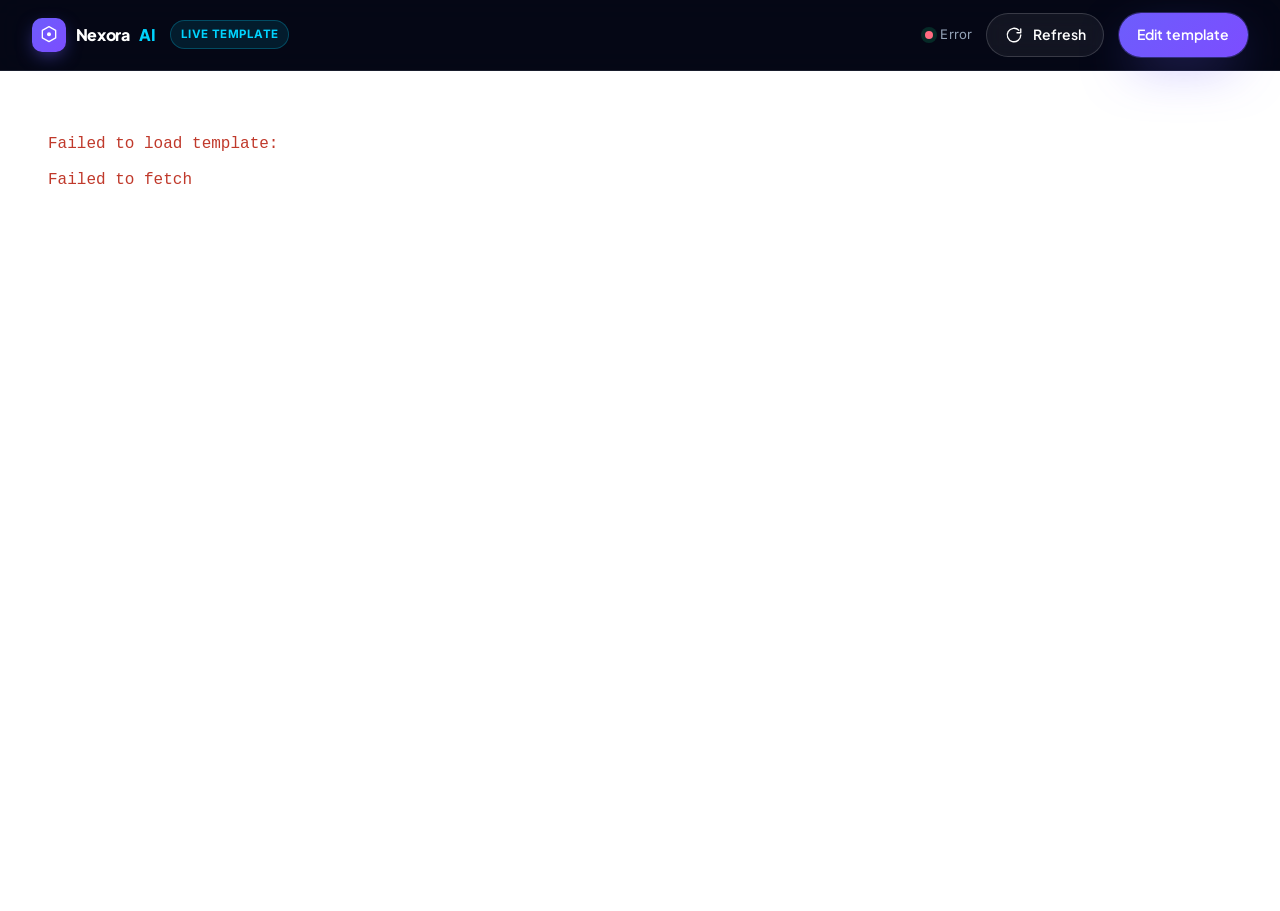
<file: admin/preview.html>
<!DOCTYPE html>
<html lang="vi">
<head>
  <meta charset="UTF-8" />
  <meta name="viewport" content="width=device-width, initial-scale=1.0" />
  <title>Live Template — Nexora AI</title>
  <meta name="robots" content="noindex, nofollow" />
  <link rel="preconnect" href="https://fonts.googleapis.com" />
  <link rel="preconnect" href="https://fonts.gstatic.com" crossorigin />
  <link href="https://fonts.googleapis.com/css2?family=Inter:wght@400;500;600;700&family=Plus+Jakarta+Sans:wght@600;700;800&display=swap" rel="stylesheet" />
  <link rel="stylesheet" href="/assets/css/styles.css" />
  <link rel="stylesheet" href="admin.css" />
  <link rel="icon" href="data:image/svg+xml,%3Csvg xmlns='http://www.w3.org/2000/svg' viewBox='0 0 32 32'%3E%3Crect width='32' height='32' rx='8' fill='%2314F195'/%3E%3Cpath d='M16 6l8 5v10l-8 5-8-5V11z' fill='none' stroke='white' stroke-width='2'/%3E%3Ccircle cx='16' cy='16' r='3' fill='white'/%3E%3C/svg%3E" />
</head>
<body class="display-body">
  <!-- Control bar -->
  <div class="display-bar">
    <a href="/" class="brand" aria-label="Nexora AI">
      <span class="brand-mark" aria-hidden="true">
        <svg viewBox="0 0 24 24" fill="none"><path d="M12 2l8 4.5v9L12 20l-8-4.5v-9L12 2z" stroke="#fff" stroke-width="1.6" stroke-linejoin="round"/><circle cx="12" cy="11" r="2.4" fill="#fff"/></svg>
      </span>
      Nexora<span style="color:var(--secondary)">AI</span>
    </a>
    <span class="tag">Live template</span>

    <span class="spacer"></span>

    <span class="display-status"><span class="dot" id="disp-dot"></span><span id="disp-status">Loading…</span></span>
    <button type="button" class="btn btn-ghost btn-sm" id="btn-refresh">
      <svg width="15" height="15" viewBox="0 0 24 24" fill="none"><path d="M21 12a9 9 0 1 1-2.6-6.3M21 4v5h-5" stroke="currentColor" stroke-width="1.8" stroke-linecap="round" stroke-linejoin="round"/></svg>
      Refresh
    </button>
    <a href="index.html" class="btn btn-primary btn-sm">Edit template</a>
  </div>

  <!-- The saved template renders here (scripts included) -->
  <iframe id="stage" class="display-stage" title="Published template" referrerpolicy="no-referrer-when-downgrade"></iframe>

  <script src="config.js"></script>
  <script src="preview.js" defer></script>
</body>
</html>
</file>
<file: assets/css/styles.css>
/* ==========================================================================
   NEXORA AI — Design System & Global Styles
   A modern, premium, futuristic AI SaaS template (Dark mode first)
   --------------------------------------------------------------------------
   TABLE OF CONTENTS
   1.  Design Tokens (CSS Custom Properties)
   2.  Reset & Base
   3.  Typography
   4.  Layout (container, sections, grid)
   5.  Utility helpers
   6.  Background decor (orbs, grid, noise)
   7.  Buttons
   8.  Badges & Pills
   9.  Cards (glass, gradient border, feature)
   10. Header / Navigation / Mobile menu
   11. Footer
   12. Hero
   13. Home sections (trusted, features, showcase, stats, testimonials, pricing, cta)
   14. Solutions sections (industries, workflow, case studies, faq)
   15. Contact sections (form, info, locations, map, social)
   16. Scroll reveal animations
   17. Modal
   18. Responsive
   ========================================================================== */

/* ==========================================================================
   1. DESIGN TOKENS
   ========================================================================== */
:root {
  /* Brand */
  --primary: #6D5DFC;
  --primary-2: #7C4DFF;
  --secondary: #00D4FF;
  --accent: #14F195;

  /* Backgrounds */
  --bg-900: #050816;
  --bg-800: #0B1020;
  --bg-700: #111827;
  --bg-elev: #141a2e;

  /* Text */
  --text-0: #FFFFFF;
  --text-1: #D1D5DB;
  --text-2: #94A3B8;
  --text-3: #64748b;

  /* Surfaces & lines */
  --glass-bg: rgba(255, 255, 255, 0.04);
  --glass-bg-strong: rgba(255, 255, 255, 0.06);
  --glass-border: rgba(255, 255, 255, 0.09);
  --glass-border-strong: rgba(255, 255, 255, 0.16);
  --hairline: rgba(148, 163, 184, 0.14);

  /* Gradients */
  --grad-brand: linear-gradient(135deg, var(--primary) 0%, var(--primary-2) 50%, var(--secondary) 100%);
  --grad-brand-soft: linear-gradient(135deg, #6D5DFC 0%, #7C4DFF 100%);
  --grad-cyan-green: linear-gradient(135deg, var(--secondary) 0%, var(--accent) 100%);
  --grad-text: linear-gradient(120deg, #ffffff 0%, #c8c4ff 40%, #8fe9ff 100%);
  --grad-border: linear-gradient(135deg, rgba(109, 93, 252, 0.7), rgba(0, 212, 255, 0.5), rgba(20, 241, 149, 0.4));

  /* Shadows / glows */
  --shadow-sm: 0 2px 8px rgba(0, 0, 0, 0.25);
  --shadow-md: 0 12px 40px rgba(2, 6, 23, 0.45);
  --shadow-lg: 0 30px 80px rgba(2, 6, 23, 0.6);
  --glow-primary: 0 0 0 1px rgba(109, 93, 252, 0.35), 0 18px 50px -12px rgba(109, 93, 252, 0.55);
  --glow-cyan: 0 0 40px -8px rgba(0, 212, 255, 0.45);

  /* Radius */
  --r-sm: 10px;
  --r-md: 16px;
  --r-lg: 22px;
  --r-xl: 30px;
  --r-pill: 999px;

  /* Spacing scale */
  --space-1: 0.25rem;
  --space-2: 0.5rem;
  --space-3: 0.75rem;
  --space-4: 1rem;
  --space-5: 1.5rem;
  --space-6: 2rem;
  --space-7: 3rem;
  --space-8: 4rem;
  --space-9: 6rem;

  /* Type */
  --font-body: 'Inter', system-ui, -apple-system, 'Segoe UI', Roboto, Helvetica, Arial, sans-serif;
  --font-display: 'Plus Jakarta Sans', var(--font-body);

  /* Layout */
  --container: 1200px;
  --container-wide: 1320px;
  --header-h: 74px;

  /* Motion */
  --ease: cubic-bezier(0.22, 1, 0.36, 1);
  --ease-out: cubic-bezier(0.16, 1, 0.3, 1);
  --t-fast: 160ms;
  --t-med: 280ms;
  --t-slow: 520ms;
}

/* ==========================================================================
   2. RESET & BASE
   ========================================================================== */
*,
*::before,
*::after { box-sizing: border-box; }

* { margin: 0; padding: 0; }

html {
  scroll-behavior: smooth;
  -webkit-text-size-adjust: 100%;
  scroll-padding-top: calc(var(--header-h) + 20px);
}

body {
  font-family: var(--font-body);
  background-color: var(--bg-900);
  color: var(--text-1);
  line-height: 1.65;
  font-size: 16px;
  letter-spacing: 0.1px;
  -webkit-font-smoothing: antialiased;
  -moz-osx-font-smoothing: grayscale;
  overflow-x: hidden;
  min-height: 100vh;
  position: relative;
}

img,
svg,
picture { display: block; max-width: 100%; }

a { color: inherit; text-decoration: none; }

button,
input,
textarea,
select {
  font: inherit;
  color: inherit;
}

ul,
ol { list-style: none; }

::selection {
  background: rgba(109, 93, 252, 0.4);
  color: #fff;
}

/* Focus visibility for accessibility */
:focus-visible {
  outline: 2px solid var(--secondary);
  outline-offset: 3px;
  border-radius: 4px;
}

/* Custom scrollbar */
::-webkit-scrollbar { width: 11px; height: 11px; }
::-webkit-scrollbar-track { background: var(--bg-900); }
::-webkit-scrollbar-thumb {
  background: linear-gradient(var(--primary), var(--secondary));
  border-radius: 999px;
  border: 3px solid var(--bg-900);
}

/* Skip link */
.skip-link {
  position: absolute;
  left: -999px;
  top: 8px;
  z-index: 2000;
  background: var(--primary);
  color: #fff;
  padding: 10px 18px;
  border-radius: var(--r-sm);
  font-weight: 600;
}
.skip-link:focus { left: 12px; }

/* ==========================================================================
   3. TYPOGRAPHY
   ========================================================================== */
h1, h2, h3, h4, h5 {
  font-family: var(--font-display);
  color: var(--text-0);
  line-height: 1.12;
  font-weight: 700;
  letter-spacing: -0.02em;
}

h1 { font-size: clamp(2.5rem, 5.2vw, 4.25rem); }
h2 { font-size: clamp(2rem, 3.6vw, 3rem); }
h3 { font-size: clamp(1.3rem, 2vw, 1.6rem); }
h4 { font-size: 1.15rem; }

p { color: var(--text-1); }

.lead {
  font-size: clamp(1.05rem, 1.5vw, 1.3rem);
  color: var(--text-2);
  line-height: 1.7;
}

.eyebrow {
  text-transform: uppercase;
  letter-spacing: 0.22em;
  font-size: 0.78rem;
  font-weight: 700;
  color: var(--secondary);
}

.text-gradient {
  background: var(--grad-text);
  -webkit-background-clip: text;
  background-clip: text;
  -webkit-text-fill-color: transparent;
  color: transparent;
}

.text-brand-gradient {
  background: var(--grad-brand);
  -webkit-background-clip: text;
  background-clip: text;
  -webkit-text-fill-color: transparent;
  color: transparent;
}

/* ==========================================================================
   4. LAYOUT
   ========================================================================== */
.container {
  width: 100%;
  max-width: var(--container);
  margin-inline: auto;
  padding-inline: clamp(1.1rem, 4vw, 2rem);
}
.container--wide { max-width: var(--container-wide); }

.section {
  position: relative;
  padding-block: clamp(4rem, 9vw, 7.5rem);
}
.section--tight { padding-block: clamp(3rem, 6vw, 5rem); }

.section-head {
  max-width: 720px;
  margin: 0 auto clamp(2.5rem, 5vw, 4rem);
  text-align: center;
}
.section-head .eyebrow { display: inline-block; margin-bottom: 14px; }
.section-head p { margin-top: 16px; }

.grid { display: grid; gap: clamp(1.1rem, 2vw, 1.75rem); }
.grid-2 { grid-template-columns: repeat(2, 1fr); }
.grid-3 { grid-template-columns: repeat(3, 1fr); }
.grid-4 { grid-template-columns: repeat(4, 1fr); }

/* ==========================================================================
   5. UTILITIES
   ========================================================================== */
.center { text-align: center; }
.muted { color: var(--text-2); }
.mb-0 { margin-bottom: 0; }
.mt-2 { margin-top: var(--space-5); }
.flex { display: flex; }
.items-center { align-items: center; }
.gap-2 { gap: var(--space-2); }
.gap-3 { gap: var(--space-3); }
.wrap { flex-wrap: wrap; }
.sr-only {
  position: absolute; width: 1px; height: 1px;
  padding: 0; margin: -1px; overflow: hidden;
  clip: rect(0,0,0,0); white-space: nowrap; border: 0;
}

/* ==========================================================================
   6. BACKGROUND DECOR
   ========================================================================== */
.bg-decor {
  position: fixed;
  inset: 0;
  z-index: -1;
  overflow: hidden;
  pointer-events: none;
}
.bg-decor::before {
  /* subtle radial vignette */
  content: "";
  position: absolute;
  inset: 0;
  background:
    radial-gradient(1200px 700px at 75% -10%, rgba(109, 93, 252, 0.18), transparent 60%),
    radial-gradient(1000px 600px at 5% 10%, rgba(0, 212, 255, 0.12), transparent 55%),
    linear-gradient(180deg, var(--bg-900), var(--bg-800) 60%, var(--bg-900));
}
.bg-decor::after {
  /* faint grid */
  content: "";
  position: absolute;
  inset: 0;
  background-image:
    linear-gradient(rgba(148, 163, 184, 0.05) 1px, transparent 1px),
    linear-gradient(90deg, rgba(148, 163, 184, 0.05) 1px, transparent 1px);
  background-size: 64px 64px;
  mask-image: radial-gradient(ellipse 90% 70% at 50% 0%, #000 30%, transparent 80%);
  -webkit-mask-image: radial-gradient(ellipse 90% 70% at 50% 0%, #000 30%, transparent 80%);
}

.orb {
  position: absolute;
  border-radius: 50%;
  filter: blur(70px);
  opacity: 0.5;
  animation: float 16s var(--ease) infinite alternate;
}
.orb--1 { width: 460px; height: 460px; top: -120px; right: -80px; background: radial-gradient(circle, rgba(124, 77, 255, 0.55), transparent 70%); }
.orb--2 { width: 380px; height: 380px; top: 40%; left: -120px; background: radial-gradient(circle, rgba(0, 212, 255, 0.4), transparent 70%); animation-delay: -4s; }
.orb--3 { width: 300px; height: 300px; bottom: -80px; right: 20%; background: radial-gradient(circle, rgba(20, 241, 149, 0.28), transparent 70%); animation-delay: -8s; }

@keyframes float {
  0%   { transform: translate3d(0, 0, 0) scale(1); }
  100% { transform: translate3d(0, -40px, 0) scale(1.08); }
}

/* ==========================================================================
   7. BUTTONS
   ========================================================================== */
.btn {
  --btn-pad-y: 0.85rem;
  --btn-pad-x: 1.5rem;
  display: inline-flex;
  align-items: center;
  justify-content: center;
  gap: 0.6rem;
  padding: var(--btn-pad-y) var(--btn-pad-x);
  font-family: var(--font-display);
  font-weight: 600;
  font-size: 0.97rem;
  border-radius: var(--r-pill);
  border: 1px solid transparent;
  cursor: pointer;
  position: relative;
  transition: transform var(--t-fast) var(--ease), box-shadow var(--t-med) var(--ease), background var(--t-med) var(--ease), border-color var(--t-med) var(--ease);
  white-space: nowrap;
  user-select: none;
}
.btn svg { width: 18px; height: 18px; flex: none; }
.btn:active { transform: translateY(1px) scale(0.99); }

.btn-primary {
  background: var(--grad-brand-soft);
  color: #fff;
  box-shadow: var(--glow-primary);
}
.btn-primary:hover {
  transform: translateY(-2px);
  box-shadow: 0 0 0 1px rgba(124, 77, 255, 0.6), 0 22px 60px -14px rgba(109, 93, 252, 0.8);
}

.btn-ghost {
  background: var(--glass-bg-strong);
  color: var(--text-0);
  border-color: var(--glass-border-strong);
  backdrop-filter: blur(10px);
  -webkit-backdrop-filter: blur(10px);
}
.btn-ghost:hover {
  border-color: rgba(0, 212, 255, 0.5);
  background: rgba(255, 255, 255, 0.08);
  transform: translateY(-2px);
}

.btn-outline {
  background: transparent;
  color: var(--text-0);
  border-color: var(--glass-border-strong);
}
.btn-outline:hover { border-color: var(--secondary); color: #fff; }

.btn-sm { --btn-pad-y: 0.6rem; --btn-pad-x: 1.1rem; font-size: 0.875rem; }
.btn-lg { --btn-pad-y: 1.05rem; --btn-pad-x: 2rem; font-size: 1.05rem; }
.btn-block { display: flex; width: 100%; }

/* ==========================================================================
   8. BADGES & PILLS
   ========================================================================== */
.badge {
  display: inline-flex;
  align-items: center;
  gap: 0.55rem;
  padding: 0.5rem 0.95rem;
  border-radius: var(--r-pill);
  background: var(--glass-bg-strong);
  border: 1px solid var(--glass-border-strong);
  backdrop-filter: blur(10px);
  -webkit-backdrop-filter: blur(10px);
  font-size: 0.85rem;
  font-weight: 500;
  color: var(--text-1);
}
.badge .dot {
  width: 8px; height: 8px; border-radius: 50%;
  background: var(--accent);
  box-shadow: 0 0 0 4px rgba(20, 241, 149, 0.18);
  animation: pulse 2.2s var(--ease) infinite;
}
@keyframes pulse {
  0%, 100% { box-shadow: 0 0 0 0 rgba(20, 241, 149, 0.35); }
  50% { box-shadow: 0 0 0 6px rgba(20, 241, 149, 0); }
}

.tag {
  display: inline-block;
  font-size: 0.72rem;
  font-weight: 700;
  letter-spacing: 0.04em;
  text-transform: uppercase;
  padding: 0.25rem 0.6rem;
  border-radius: var(--r-pill);
  color: var(--secondary);
  background: rgba(0, 212, 255, 0.1);
  border: 1px solid rgba(0, 212, 255, 0.25);
}

/* ==========================================================================
   9. CARDS
   ========================================================================== */
.card {
  position: relative;
  background: var(--glass-bg);
  border: 1px solid var(--glass-border);
  border-radius: var(--r-lg);
  padding: clamp(1.4rem, 2.4vw, 2rem);
  backdrop-filter: blur(14px);
  -webkit-backdrop-filter: blur(14px);
  transition: transform var(--t-med) var(--ease), border-color var(--t-med) var(--ease), box-shadow var(--t-med) var(--ease), background var(--t-med) var(--ease);
  overflow: hidden;
}
.card::before {
  /* top sheen */
  content: "";
  position: absolute;
  inset: 0 0 auto 0;
  height: 1px;
  background: linear-gradient(90deg, transparent, rgba(255,255,255,0.25), transparent);
}
.card:hover {
  transform: translateY(-6px);
  border-color: var(--glass-border-strong);
  background: var(--glass-bg-strong);
  box-shadow: var(--shadow-md);
}

/* Gradient border card */
.card-gradient {
  position: relative;
  border-radius: var(--r-lg);
  padding: 1px;
  background: var(--grad-border);
}
.card-gradient > .card-inner {
  background: linear-gradient(180deg, rgba(17, 24, 39, 0.92), rgba(11, 16, 32, 0.96));
  border-radius: calc(var(--r-lg) - 1px);
  height: 100%;
  padding: clamp(1.4rem, 2.4vw, 2rem);
}

/* Icon chip used in feature/industry cards */
.icon-chip {
  width: 54px;
  height: 54px;
  border-radius: 14px;
  display: grid;
  place-items: center;
  background: linear-gradient(135deg, rgba(109, 93, 252, 0.22), rgba(0, 212, 255, 0.14));
  border: 1px solid var(--glass-border-strong);
  color: var(--secondary);
  margin-bottom: 1.1rem;
  transition: transform var(--t-med) var(--ease);
}
.icon-chip svg { width: 26px; height: 26px; }
.card:hover .icon-chip { transform: scale(1.08) rotate(-3deg); }

.feature-card h3 { margin-bottom: 0.55rem; font-size: 1.25rem; }
.feature-card p { color: var(--text-2); font-size: 0.97rem; }
.feature-card .card-link {
  margin-top: 1.1rem;
  display: inline-flex;
  align-items: center;
  gap: 0.4rem;
  color: var(--secondary);
  font-weight: 600;
  font-size: 0.9rem;
  opacity: 0;
  transform: translateY(6px);
  transition: opacity var(--t-med) var(--ease), transform var(--t-med) var(--ease);
}
.feature-card:hover .card-link { opacity: 1; transform: translateY(0); }

/* ==========================================================================
   10. HEADER / NAV
   ========================================================================== */
.site-header {
  position: fixed;
  inset: 0 0 auto 0;
  z-index: 1000;
  height: var(--header-h);
  display: flex;
  align-items: center;
  transition: background var(--t-med) var(--ease), border-color var(--t-med) var(--ease), backdrop-filter var(--t-med);
  border-bottom: 1px solid transparent;
}
.site-header.is-scrolled {
  background: rgba(5, 8, 22, 0.72);
  border-bottom-color: var(--hairline);
  backdrop-filter: blur(16px) saturate(140%);
  -webkit-backdrop-filter: blur(16px) saturate(140%);
}
.nav {
  width: 100%;
  max-width: var(--container-wide);
  margin-inline: auto;
  padding-inline: clamp(1.1rem, 4vw, 2rem);
  display: flex;
  align-items: center;
  gap: 1.5rem;
}

.brand {
  display: inline-flex;
  align-items: center;
  gap: 0.6rem;
  font-family: var(--font-display);
  font-weight: 800;
  font-size: 1.2rem;
  color: #fff;
  letter-spacing: -0.02em;
}
.brand .brand-mark {
  width: 34px; height: 34px;
  border-radius: 10px;
  display: grid; place-items: center;
  background: var(--grad-brand-soft);
  box-shadow: 0 6px 20px -6px rgba(109, 93, 252, 0.8);
}
.brand .brand-mark svg { width: 20px; height: 20px; }

.nav-menu {
  display: flex;
  align-items: center;
  gap: 0.35rem;
  margin-inline: auto;
}
.nav-menu a {
  display: inline-block;
  padding: 0.5rem 0.9rem;
  border-radius: var(--r-pill);
  color: var(--text-1);
  font-weight: 500;
  font-size: 0.95rem;
  transition: color var(--t-fast), background var(--t-fast);
}
.nav-menu a:hover { color: #fff; background: var(--glass-bg-strong); }
.nav-menu a.active { color: #fff; }
.nav-menu a.active::after {
  content: "";
  display: block;
  height: 2px;
  margin-top: 3px;
  border-radius: 2px;
  background: var(--grad-cyan-green);
}

.nav-actions { display: flex; align-items: center; gap: 0.6rem; }

/* Hamburger */
.nav-toggle {
  display: none;
  width: 44px; height: 44px;
  border-radius: 12px;
  background: var(--glass-bg-strong);
  border: 1px solid var(--glass-border-strong);
  cursor: pointer;
  position: relative;
}
.nav-toggle span {
  position: absolute;
  left: 11px; right: 11px;
  height: 2px;
  background: #fff;
  border-radius: 2px;
  transition: transform var(--t-med) var(--ease), opacity var(--t-fast);
}
.nav-toggle span:nth-child(1) { top: 15px; }
.nav-toggle span:nth-child(2) { top: 21px; }
.nav-toggle span:nth-child(3) { top: 27px; }
.nav-toggle[aria-expanded="true"] span:nth-child(1) { transform: translateY(6px) rotate(45deg); }
.nav-toggle[aria-expanded="true"] span:nth-child(2) { opacity: 0; }
.nav-toggle[aria-expanded="true"] span:nth-child(3) { transform: translateY(-6px) rotate(-45deg); }

/* Mobile menu panel */
.mobile-menu {
  position: fixed;
  inset: var(--header-h) 0 0 0;
  z-index: 999;
  background: rgba(5, 8, 22, 0.96);
  backdrop-filter: blur(20px);
  -webkit-backdrop-filter: blur(20px);
  padding: 2rem clamp(1.1rem, 4vw, 2rem);
  transform: translateX(100%);
  transition: transform var(--t-med) var(--ease);
  display: flex;
  flex-direction: column;
  gap: 0.4rem;
  overflow-y: auto;
}
.mobile-menu.is-open { transform: translateX(0); }
.mobile-menu a {
  font-family: var(--font-display);
  font-size: 1.4rem;
  font-weight: 600;
  color: var(--text-0);
  padding: 0.85rem 0.5rem;
  border-bottom: 1px solid var(--hairline);
}
.mobile-menu a.active { color: var(--secondary); }
.mobile-menu .btn { margin-top: 1.2rem; }

body.menu-open { overflow: hidden; }

/* ==========================================================================
   11. FOOTER
   ========================================================================== */
.site-footer {
  position: relative;
  border-top: 1px solid var(--hairline);
  background: linear-gradient(180deg, transparent, rgba(11, 16, 32, 0.6));
  padding-top: clamp(3.5rem, 6vw, 5rem);
}
.footer-grid {
  display: grid;
  grid-template-columns: 1.6fr repeat(4, 1fr);
  gap: 2.5rem;
  padding-bottom: 3rem;
}
.footer-brand p {
  margin-top: 1rem;
  color: var(--text-2);
  font-size: 0.95rem;
  max-width: 320px;
}
.footer-col h4 {
  font-family: var(--font-body);
  font-size: 0.8rem;
  text-transform: uppercase;
  letter-spacing: 0.12em;
  color: var(--text-2);
  margin-bottom: 1.1rem;
}
.footer-col ul { display: flex; flex-direction: column; gap: 0.7rem; }
.footer-col a { color: var(--text-1); font-size: 0.94rem; transition: color var(--t-fast); }
.footer-col a:hover { color: var(--secondary); }

.footer-newsletter {
  display: flex;
  gap: 0.5rem;
  margin-top: 1.1rem;
  max-width: 340px;
}
.footer-newsletter input {
  flex: 1;
  background: var(--glass-bg-strong);
  border: 1px solid var(--glass-border-strong);
  border-radius: var(--r-pill);
  padding: 0.7rem 1rem;
  color: #fff;
  font-size: 0.9rem;
}
.footer-newsletter input::placeholder { color: var(--text-3); }
.footer-newsletter input:focus { outline: none; border-color: var(--secondary); }

.footer-bottom {
  display: flex;
  align-items: center;
  justify-content: space-between;
  gap: 1rem;
  flex-wrap: wrap;
  padding: 1.5rem 0 2.5rem;
  border-top: 1px solid var(--hairline);
  color: var(--text-2);
  font-size: 0.88rem;
}
.social-row { display: flex; gap: 0.6rem; }
.social-row a {
  width: 40px; height: 40px;
  display: grid; place-items: center;
  border-radius: 11px;
  background: var(--glass-bg-strong);
  border: 1px solid var(--glass-border-strong);
  color: var(--text-1);
  transition: transform var(--t-fast), color var(--t-fast), border-color var(--t-fast);
}
.social-row a:hover { transform: translateY(-3px); color: #fff; border-color: var(--secondary); }
.social-row svg { width: 19px; height: 19px; }

/* ==========================================================================
   12. HERO
   ========================================================================== */
.hero {
  position: relative;
  padding-top: calc(var(--header-h) + clamp(3rem, 7vw, 6rem));
  padding-bottom: clamp(3rem, 6vw, 5rem);
}
.hero-inner {
  display: grid;
  grid-template-columns: 1.05fr 0.95fr;
  gap: clamp(2rem, 4vw, 4rem);
  align-items: center;
}
.hero-copy { max-width: 620px; }
.hero h1 { margin: 1.3rem 0 1.3rem; }
.hero .lead { max-width: 540px; }
.hero-cta {
  display: flex;
  gap: 0.9rem;
  margin-top: 2rem;
  flex-wrap: wrap;
}
.hero-meta {
  display: flex;
  align-items: center;
  gap: 1.4rem;
  margin-top: 2.2rem;
  flex-wrap: wrap;
  color: var(--text-2);
  font-size: 0.9rem;
}
.hero-meta .check { color: var(--accent); }
.hero-meta span { display: inline-flex; align-items: center; gap: 0.45rem; }

/* Hero visual — AI orb / dashboard glass */
.hero-visual {
  position: relative;
  aspect-ratio: 1 / 1;
  display: grid;
  place-items: center;
}
.hero-ring {
  position: absolute;
  border-radius: 50%;
  border: 1px solid var(--glass-border-strong);
}
.hero-ring--1 { inset: 4%; animation: spin 26s linear infinite; }
.hero-ring--2 { inset: 16%; border-style: dashed; border-color: rgba(0, 212, 255, 0.25); animation: spin 18s linear infinite reverse; }
.hero-ring--3 { inset: 28%; border-color: rgba(20, 241, 149, 0.2); animation: spin 32s linear infinite; }
@keyframes spin { to { transform: rotate(360deg); } }

.hero-core {
  position: relative;
  width: 42%;
  aspect-ratio: 1;
  border-radius: 50%;
  background: radial-gradient(circle at 35% 30%, #8f7bff, var(--primary) 45%, #3a1f9e 100%);
  box-shadow: 0 0 80px -10px rgba(109, 93, 252, 0.8), inset 0 0 40px rgba(255,255,255,0.2);
  display: grid;
  place-items: center;
  animation: breathe 5s var(--ease) infinite;
}
@keyframes breathe {
  0%, 100% { transform: scale(1); }
  50% { transform: scale(1.05); }
}
.hero-core svg { width: 46%; height: 46%; color: #fff; }

.hero-chip {
  position: absolute;
  display: flex;
  align-items: center;
  gap: 0.55rem;
  padding: 0.7rem 1rem;
  border-radius: 14px;
  background: rgba(11, 16, 32, 0.82);
  border: 1px solid var(--glass-border-strong);
  backdrop-filter: blur(12px);
  -webkit-backdrop-filter: blur(12px);
  box-shadow: var(--shadow-md);
  font-size: 0.85rem;
  color: var(--text-1);
  animation: floatChip 6s var(--ease) infinite;
}
.hero-chip strong { color: #fff; font-family: var(--font-display); }
.hero-chip .chip-ic {
  width: 30px; height: 30px; border-radius: 9px;
  display: grid; place-items: center;
  background: var(--grad-brand-soft); color: #fff;
}
.hero-chip .chip-ic svg { width: 16px; height: 16px; }
.hero-chip--a { top: 6%; left: -4%; animation-delay: -1s; }
.hero-chip--b { bottom: 12%; right: -6%; animation-delay: -3s; }
.hero-chip--c { bottom: 30%; left: -8%; animation-delay: -5s; }
@keyframes floatChip {
  0%, 100% { transform: translateY(0); }
  50% { transform: translateY(-14px); }
}

/* ==========================================================================
   13. HOME SECTIONS
   ========================================================================== */
/* Trusted by */
.trusted { padding-block: clamp(2rem, 4vw, 3rem); }
.trusted p {
  text-align: center;
  color: var(--text-2);
  font-size: 0.82rem;
  letter-spacing: 0.14em;
  text-transform: uppercase;
  margin-bottom: 1.6rem;
}
.logo-row {
  display: flex;
  align-items: center;
  justify-content: center;
  gap: clamp(1.8rem, 5vw, 4rem);
  flex-wrap: wrap;
}
.logo-row .logo {
  display: inline-flex;
  align-items: center;
  gap: 0.5rem;
  color: var(--text-2);
  font-family: var(--font-display);
  font-weight: 700;
  font-size: 1.15rem;
  opacity: 0.65;
  filter: grayscale(1);
  transition: opacity var(--t-med), filter var(--t-med);
}
.logo-row .logo svg { width: 24px; height: 24px; }
.logo-row .logo:hover { opacity: 1; filter: grayscale(0); }

/* Product showcase */
.showcase-frame {
  position: relative;
  border-radius: var(--r-xl);
  padding: 1px;
  background: var(--grad-border);
  box-shadow: var(--shadow-lg);
}
.showcase-window {
  background: linear-gradient(180deg, #0c1224, #080d1c);
  border-radius: calc(var(--r-xl) - 1px);
  overflow: hidden;
}
.window-bar {
  display: flex;
  align-items: center;
  gap: 0.5rem;
  padding: 0.9rem 1.2rem;
  border-bottom: 1px solid var(--hairline);
}
.window-bar .dots { display: flex; gap: 0.4rem; }
.window-bar .dots i { width: 11px; height: 11px; border-radius: 50%; display: block; }
.window-bar .dots i:nth-child(1) { background: #ff5f57; }
.window-bar .dots i:nth-child(2) { background: #febc2e; }
.window-bar .dots i:nth-child(3) { background: #28c840; }
.window-bar .addr {
  margin-left: 0.8rem;
  font-size: 0.8rem;
  color: var(--text-3);
  background: var(--glass-bg);
  padding: 0.3rem 0.9rem;
  border-radius: var(--r-pill);
  border: 1px solid var(--hairline);
}
.dashboard {
  display: grid;
  grid-template-columns: 200px 1fr;
  min-height: 440px;
}
.dash-side {
  border-right: 1px solid var(--hairline);
  padding: 1.2rem 1rem;
  display: flex;
  flex-direction: column;
  gap: 0.4rem;
}
.dash-side .di {
  display: flex; align-items: center; gap: 0.7rem;
  padding: 0.6rem 0.7rem;
  border-radius: 10px;
  color: var(--text-2);
  font-size: 0.88rem;
}
.dash-side .di svg { width: 18px; height: 18px; }
.dash-side .di.active { background: var(--glass-bg-strong); color: #fff; }
.dash-main { padding: 1.4rem; display: flex; flex-direction: column; gap: 1.1rem; }
.dash-row { display: grid; grid-template-columns: repeat(3, 1fr); gap: 1rem; }
.dash-stat {
  background: var(--glass-bg);
  border: 1px solid var(--hairline);
  border-radius: 14px;
  padding: 1rem;
}
.dash-stat .label { font-size: 0.78rem; color: var(--text-2); }
.dash-stat .val { font-family: var(--font-display); font-size: 1.5rem; color: #fff; margin-top: 0.25rem; }
.dash-stat .trend { font-size: 0.75rem; color: var(--accent); margin-top: 0.25rem; }
.dash-chart {
  flex: 1;
  background: var(--glass-bg);
  border: 1px solid var(--hairline);
  border-radius: 14px;
  padding: 1.2rem;
  position: relative;
  min-height: 200px;
  display: flex;
  align-items: flex-end;
  gap: 0.6rem;
}
.dash-chart .bar {
  flex: 1;
  border-radius: 6px 6px 0 0;
  background: linear-gradient(180deg, var(--primary), rgba(0, 212, 255, 0.5));
  opacity: 0.85;
  animation: grow 1.2s var(--ease) backwards;
}
@keyframes grow { from { height: 0 !important; } }

/* Stats band */
.stats-band {
  display: grid;
  grid-template-columns: repeat(4, 1fr);
  gap: 1px;
  background: var(--hairline);
  border: 1px solid var(--hairline);
  border-radius: var(--r-lg);
  overflow: hidden;
}
.stat-cell {
  background: rgba(11, 16, 32, 0.6);
  padding: clamp(1.6rem, 3vw, 2.4rem) 1.4rem;
  text-align: center;
}
.stat-cell .num {
  font-family: var(--font-display);
  font-weight: 800;
  font-size: clamp(2.1rem, 4vw, 3rem);
  line-height: 1;
  background: var(--grad-text);
  -webkit-background-clip: text; background-clip: text;
  -webkit-text-fill-color: transparent;
}
.stat-cell .cap { margin-top: 0.6rem; color: var(--text-2); font-size: 0.95rem; }

/* Testimonials */
.testimonial-grid { display: grid; grid-template-columns: repeat(3, 1fr); gap: 1.5rem; }
.testimonial {
  display: flex;
  flex-direction: column;
  gap: 1.2rem;
}
.testimonial .stars { display: flex; gap: 2px; color: #ffc24b; }
.testimonial .stars svg { width: 17px; height: 17px; }
.testimonial blockquote {
  color: var(--text-1);
  font-size: 1.02rem;
  line-height: 1.7;
  flex: 1;
}
.testimonial .who { display: flex; align-items: center; gap: 0.8rem; }
.avatar {
  width: 46px; height: 46px; border-radius: 50%;
  display: grid; place-items: center;
  font-family: var(--font-display); font-weight: 700; color: #fff;
  background: var(--grad-brand-soft);
  flex: none;
}
.testimonial .who .name { color: #fff; font-weight: 600; font-size: 0.95rem; }
.testimonial .who .role { color: var(--text-2); font-size: 0.84rem; }

/* Pricing */
.pricing-grid { display: grid; grid-template-columns: repeat(3, 1fr); gap: 1.5rem; align-items: stretch; }
.price-card { display: flex; flex-direction: column; height: 100%; }
.price-card.featured {
  background: linear-gradient(180deg, rgba(109, 93, 252, 0.16), rgba(11, 16, 32, 0.6));
  border-color: rgba(124, 77, 255, 0.5);
  box-shadow: var(--glow-primary);
}
.price-card .plan-name { font-family: var(--font-display); font-weight: 700; font-size: 1.2rem; color: #fff; }
.price-card .plan-desc { color: var(--text-2); font-size: 0.9rem; margin-top: 0.35rem; min-height: 2.6em; }
.price-card .price {
  margin: 1.3rem 0 0.3rem;
  font-family: var(--font-display);
  display: flex;
  align-items: flex-end;
  gap: 0.3rem;
}
.price-card .price .amount { font-size: 3rem; font-weight: 800; color: #fff; line-height: 1; }
.price-card .price .per { color: var(--text-2); font-size: 0.95rem; padding-bottom: 0.4rem; }
.price-card .price-note { color: var(--text-3); font-size: 0.84rem; margin-bottom: 1.3rem; }
.price-card ul { display: flex; flex-direction: column; gap: 0.75rem; margin: 0.5rem 0 1.6rem; }
.price-card ul li { display: flex; align-items: flex-start; gap: 0.6rem; color: var(--text-1); font-size: 0.93rem; }
.price-card ul li svg { width: 18px; height: 18px; color: var(--accent); flex: none; margin-top: 2px; }
.price-card .btn { margin-top: auto; }
.price-badge {
  position: absolute; top: 1.3rem; right: 1.3rem;
}

/* CTA banner */
.cta-banner {
  position: relative;
  border-radius: var(--r-xl);
  padding: clamp(2.5rem, 5vw, 4.5rem);
  text-align: center;
  overflow: hidden;
  background:
    radial-gradient(700px 300px at 50% 0%, rgba(124, 77, 255, 0.4), transparent 70%),
    linear-gradient(135deg, rgba(109, 93, 252, 0.18), rgba(0, 212, 255, 0.1));
  border: 1px solid var(--glass-border-strong);
}
.cta-banner h2 { max-width: 700px; margin: 0 auto 1rem; }
.cta-banner p { max-width: 560px; margin: 0 auto 2rem; color: var(--text-1); }
.cta-banner .hero-cta { justify-content: center; }

/* ==========================================================================
   14. SOLUTIONS SECTIONS
   ========================================================================== */
.industry-card { display: flex; flex-direction: column; }
.industry-card h3 { font-size: 1.22rem; margin-bottom: 0.5rem; }
.industry-card p { color: var(--text-2); font-size: 0.95rem; }
.industry-card .benefit {
  margin-top: 1.1rem;
  display: inline-flex;
  align-items: center;
  gap: 0.5rem;
  padding: 0.45rem 0.85rem;
  border-radius: var(--r-pill);
  background: rgba(20, 241, 149, 0.1);
  border: 1px solid rgba(20, 241, 149, 0.25);
  color: var(--accent);
  font-size: 0.82rem;
  font-weight: 600;
  align-self: flex-start;
}
.industry-card .benefit svg { width: 15px; height: 15px; }

/* Workflow */
.workflow {
  display: flex;
  align-items: stretch;
  gap: 0;
  flex-wrap: wrap;
  justify-content: center;
}
.flow-step {
  flex: 1;
  min-width: 150px;
  text-align: center;
  position: relative;
  padding: 0 0.5rem;
}
.flow-step .flow-ic {
  width: 72px; height: 72px;
  margin: 0 auto 1rem;
  border-radius: 20px;
  display: grid; place-items: center;
  background: var(--glass-bg-strong);
  border: 1px solid var(--glass-border-strong);
  color: var(--secondary);
  position: relative;
  z-index: 1;
  transition: transform var(--t-med) var(--ease), box-shadow var(--t-med);
}
.flow-step:hover .flow-ic { transform: translateY(-5px); box-shadow: var(--glow-cyan); }
.flow-step .flow-ic svg { width: 32px; height: 32px; }
.flow-step h4 { color: #fff; margin-bottom: 0.3rem; }
.flow-step p { font-size: 0.86rem; color: var(--text-2); }
.flow-step .flow-num {
  position: absolute; top: -6px; right: calc(50% - 52px);
  width: 26px; height: 26px; border-radius: 50%;
  background: var(--grad-brand-soft); color: #fff;
  display: grid; place-items: center;
  font-size: 0.78rem; font-weight: 700; z-index: 2;
}
.flow-step:not(:last-child)::after {
  content: "";
  position: absolute;
  top: 36px; left: 60%; right: -40%;
  height: 2px;
  background: linear-gradient(90deg, var(--primary), rgba(0, 212, 255, 0.4));
  z-index: 0;
}

/* Case studies */
.case-card { display: flex; flex-direction: column; gap: 0.9rem; }
.case-card .case-top {
  display: flex; align-items: center; justify-content: space-between;
}
.case-card .case-logo {
  width: 44px; height: 44px; border-radius: 12px;
  display: grid; place-items: center;
  background: var(--grad-brand-soft); color: #fff;
  font-family: var(--font-display); font-weight: 800;
}
.case-card h3 { font-size: 1.18rem; }
.case-block { font-size: 0.92rem; }
.case-block .k {
  font-size: 0.72rem; text-transform: uppercase; letter-spacing: 0.1em;
  color: var(--text-3); font-weight: 700; margin-bottom: 0.2rem;
}
.case-block .v { color: var(--text-1); }
.case-impact {
  margin-top: auto;
  display: flex;
  gap: 1.5rem;
  padding-top: 1rem;
  border-top: 1px solid var(--hairline);
}
.case-impact .metric .n {
  font-family: var(--font-display); font-weight: 800; font-size: 1.5rem;
  background: var(--grad-cyan-green);
  -webkit-background-clip: text; background-clip: text; -webkit-text-fill-color: transparent;
}
.case-impact .metric .l { font-size: 0.78rem; color: var(--text-2); }

/* FAQ accordion */
.faq-list { max-width: 820px; margin: 0 auto; display: flex; flex-direction: column; gap: 0.8rem; }
.faq-item {
  border: 1px solid var(--glass-border);
  border-radius: var(--r-md);
  background: var(--glass-bg);
  overflow: hidden;
  transition: border-color var(--t-med), background var(--t-med);
}
.faq-item.open { border-color: var(--glass-border-strong); background: var(--glass-bg-strong); }
.faq-q {
  width: 100%;
  display: flex;
  align-items: center;
  justify-content: space-between;
  gap: 1rem;
  padding: 1.15rem 1.4rem;
  background: none;
  border: none;
  cursor: pointer;
  text-align: left;
  font-family: var(--font-display);
  font-weight: 600;
  font-size: 1.04rem;
  color: #fff;
}
.faq-q .faq-icon {
  flex: none;
  width: 28px; height: 28px;
  border-radius: 8px;
  display: grid; place-items: center;
  background: var(--glass-bg-strong);
  border: 1px solid var(--glass-border-strong);
  transition: transform var(--t-med) var(--ease), background var(--t-med);
}
.faq-q .faq-icon svg { width: 16px; height: 16px; color: var(--secondary); }
.faq-item.open .faq-q .faq-icon { transform: rotate(45deg); background: var(--grad-brand-soft); }
.faq-item.open .faq-q .faq-icon svg { color: #fff; }
.faq-a {
  max-height: 0;
  overflow: hidden;
  transition: max-height var(--t-med) var(--ease);
}
.faq-a-inner { padding: 0 1.4rem 1.25rem; color: var(--text-2); line-height: 1.7; }

/* ==========================================================================
   15. CONTACT SECTIONS
   ========================================================================== */
.contact-layout {
  display: grid;
  grid-template-columns: 1.1fr 0.9fr;
  gap: clamp(1.5rem, 3vw, 3rem);
  align-items: start;
}
.form-card { padding: clamp(1.6rem, 3vw, 2.4rem); }
.form-grid { display: grid; grid-template-columns: 1fr 1fr; gap: 1.1rem; }
.field { display: flex; flex-direction: column; gap: 0.4rem; }
.field.full { grid-column: 1 / -1; }
.field label {
  font-size: 0.85rem; font-weight: 600; color: var(--text-1);
}
.field label .req { color: var(--secondary); }
.field input,
.field textarea,
.field select {
  background: var(--bg-700);
  border: 1px solid var(--glass-border-strong);
  border-radius: var(--r-sm);
  padding: 0.85rem 1rem;
  color: #fff;
  font-size: 0.95rem;
  transition: border-color var(--t-fast), box-shadow var(--t-fast);
  width: 100%;
}
.field textarea { resize: vertical; min-height: 130px; }
.field input::placeholder,
.field textarea::placeholder { color: var(--text-3); }
.field input:focus,
.field textarea:focus,
.field select:focus {
  outline: none;
  border-color: var(--secondary);
  box-shadow: 0 0 0 3px rgba(0, 212, 255, 0.15);
}
.field .error-msg {
  font-size: 0.8rem;
  color: #ff6b81;
  min-height: 1em;
  opacity: 0;
  transform: translateY(-3px);
  transition: opacity var(--t-fast), transform var(--t-fast);
}
.field.invalid input,
.field.invalid textarea {
  border-color: #ff6b81;
  box-shadow: 0 0 0 3px rgba(255, 107, 129, 0.12);
}
.field.invalid .error-msg { opacity: 1; transform: translateY(0); }
.field.valid input,
.field.valid textarea { border-color: rgba(20, 241, 149, 0.5); }

.form-success {
  display: none;
  align-items: center;
  gap: 0.7rem;
  margin-top: 1.2rem;
  padding: 1rem 1.2rem;
  border-radius: var(--r-md);
  background: rgba(20, 241, 149, 0.1);
  border: 1px solid rgba(20, 241, 149, 0.3);
  color: var(--accent);
  font-weight: 500;
}
.form-success.show { display: flex; }
.form-success svg { width: 22px; height: 22px; flex: none; }

/* Contact info side */
.info-list { display: flex; flex-direction: column; gap: 1.1rem; }
.info-item {
  display: flex;
  gap: 1rem;
  align-items: flex-start;
}
.info-item .info-ic {
  width: 46px; height: 46px; flex: none;
  border-radius: 12px; display: grid; place-items: center;
  background: var(--glass-bg-strong); border: 1px solid var(--glass-border-strong);
  color: var(--secondary);
}
.info-item .info-ic svg { width: 22px; height: 22px; }
.info-item .info-k { font-size: 0.8rem; color: var(--text-2); }
.info-item .info-v { color: #fff; font-weight: 500; }
.info-item .info-v a:hover { color: var(--secondary); }

/* Location cards */
.location-card { text-align: left; }
.location-card .loc-flag {
  font-size: 1.8rem; line-height: 1; margin-bottom: 0.8rem;
}
.location-card h4 { color: #fff; margin-bottom: 0.4rem; font-size: 1.1rem; }
.location-card p { color: var(--text-2); font-size: 0.9rem; }
.location-card .loc-time {
  margin-top: 0.9rem; font-size: 0.82rem; color: var(--secondary);
  display: inline-flex; align-items: center; gap: 0.4rem;
}

/* Map placeholder */
.map-placeholder {
  position: relative;
  height: clamp(280px, 40vw, 420px);
  border-radius: var(--r-lg);
  overflow: hidden;
  border: 1px solid var(--glass-border-strong);
  background:
    radial-gradient(600px 300px at 30% 40%, rgba(109, 93, 252, 0.25), transparent 60%),
    radial-gradient(500px 260px at 75% 65%, rgba(0, 212, 255, 0.2), transparent 60%),
    #0a0f1f;
}
.map-placeholder::before {
  content: "";
  position: absolute; inset: 0;
  background-image:
    linear-gradient(rgba(148, 163, 184, 0.08) 1px, transparent 1px),
    linear-gradient(90deg, rgba(148, 163, 184, 0.08) 1px, transparent 1px);
  background-size: 40px 40px;
}
.map-pin {
  position: absolute;
  width: 16px; height: 16px;
  border-radius: 50%;
  background: var(--secondary);
  box-shadow: 0 0 0 6px rgba(0, 212, 255, 0.2), 0 0 24px var(--secondary);
  animation: pulse 2s infinite;
}
.map-pin .map-label {
  position: absolute;
  bottom: 24px; left: 50%; transform: translateX(-50%);
  white-space: nowrap;
  background: rgba(11, 16, 32, 0.9);
  border: 1px solid var(--glass-border-strong);
  padding: 0.35rem 0.75rem;
  border-radius: var(--r-pill);
  font-size: 0.8rem; color: #fff;
}
.map-pin--1 { top: 42%; left: 28%; }
.map-pin--2 { top: 58%; left: 72%; }
.map-pin--3 { top: 36%; left: 64%; }

/* ==========================================================================
   16. SCROLL REVEAL
   ========================================================================== */
[data-reveal] {
  opacity: 0;
  transform: translateY(26px);
  transition: opacity 0.7s var(--ease-out), transform 0.7s var(--ease-out);
  will-change: opacity, transform;
}
[data-reveal].is-visible {
  opacity: 1;
  transform: translateY(0);
}
[data-reveal][data-delay="1"] { transition-delay: 0.08s; }
[data-reveal][data-delay="2"] { transition-delay: 0.16s; }
[data-reveal][data-delay="3"] { transition-delay: 0.24s; }
[data-reveal][data-delay="4"] { transition-delay: 0.32s; }
[data-reveal][data-delay="5"] { transition-delay: 0.4s; }

/* ==========================================================================
   17. MODAL
   ========================================================================== */
.modal {
  position: fixed;
  inset: 0;
  z-index: 1500;
  display: grid;
  place-items: center;
  padding: 1.5rem;
  background: rgba(5, 8, 22, 0.7);
  backdrop-filter: blur(8px);
  -webkit-backdrop-filter: blur(8px);
  opacity: 0;
  visibility: hidden;
  transition: opacity var(--t-med), visibility var(--t-med);
}
.modal.is-open { opacity: 1; visibility: visible; }
.modal-card {
  width: min(820px, 100%);
  background: linear-gradient(180deg, #0d1326, #080d1c);
  border: 1px solid var(--glass-border-strong);
  border-radius: var(--r-lg);
  overflow: hidden;
  box-shadow: var(--shadow-lg);
  transform: translateY(20px) scale(0.97);
  transition: transform var(--t-med) var(--ease);
}
.modal.is-open .modal-card { transform: translateY(0) scale(1); }
.modal-head {
  display: flex; align-items: center; justify-content: space-between;
  padding: 1.1rem 1.4rem;
  border-bottom: 1px solid var(--hairline);
}
.modal-head h3 { font-size: 1.15rem; }
.modal-close {
  width: 38px; height: 38px; border-radius: 10px;
  background: var(--glass-bg-strong); border: 1px solid var(--glass-border-strong);
  color: #fff; cursor: pointer; display: grid; place-items: center;
}
.modal-close:hover { border-color: var(--secondary); }
.modal-video {
  aspect-ratio: 16 / 9;
  display: grid; place-items: center;
  background:
    radial-gradient(500px 300px at 50% 40%, rgba(109, 93, 252, 0.3), transparent 70%),
    #060a16;
  position: relative;
}
.play-btn {
  width: 84px; height: 84px;
  border-radius: 50%;
  display: grid; place-items: center;
  background: var(--grad-brand-soft);
  color: #fff;
  box-shadow: var(--glow-primary);
  cursor: pointer;
  border: none;
  animation: breathe 3s var(--ease) infinite;
}
.play-btn svg { width: 34px; height: 34px; margin-left: 4px; }

/* ==========================================================================
   18. RESPONSIVE
   ========================================================================== */
@media (max-width: 1024px) {
  :root { --header-h: 68px; }
  .hero-inner { grid-template-columns: 1fr; }
  .hero-visual { max-width: 440px; margin: 0 auto; order: -1; }
  .hero-copy { max-width: none; }
  .footer-grid { grid-template-columns: 1.4fr repeat(2, 1fr); gap: 2rem; }
  .grid-4 { grid-template-columns: repeat(2, 1fr); }
  .stats-band { grid-template-columns: repeat(2, 1fr); }
  .testimonial-grid { grid-template-columns: 1fr 1fr; }
  .dashboard { grid-template-columns: 1fr; }
  .dash-side { flex-direction: row; overflow-x: auto; border-right: none; border-bottom: 1px solid var(--hairline); }
}

@media (max-width: 768px) {
  .nav-menu, .nav-actions .btn-primary { display: none; }
  .nav-toggle { display: block; }
  .nav-actions { margin-left: auto; }
  .grid-2, .grid-3, .grid-4 { grid-template-columns: 1fr; }
  .pricing-grid { grid-template-columns: 1fr; }
  .testimonial-grid { grid-template-columns: 1fr; }
  .contact-layout { grid-template-columns: 1fr; }
  .form-grid { grid-template-columns: 1fr; }
  .footer-grid { grid-template-columns: 1fr 1fr; }
  .flow-step { flex: 0 0 100%; margin-bottom: 1.8rem; }
  .flow-step:not(:last-child)::after { display: none; }
  .flow-step .flow-num { right: calc(50% - 50px); }
  .price-card.featured { transform: none; }
}

@media (max-width: 480px) {
  .footer-grid { grid-template-columns: 1fr; }
  .stats-band { grid-template-columns: 1fr; }
  .hero-cta { flex-direction: column; }
  .hero-cta .btn { width: 100%; }
  .footer-bottom { flex-direction: column; align-items: flex-start; }
}

/* Reduced motion */
@media (prefers-reduced-motion: reduce) {
  *,
  *::before,
  *::after {
    animation-duration: 0.001ms !important;
    animation-iteration-count: 1 !important;
    transition-duration: 0.001ms !important;
    scroll-behavior: auto !important;
  }
  [data-reveal] { opacity: 1; transform: none; }
}
</file>
<file: admin/admin.css>
/* ==========================================================================
   Admin console — screen-specific styles (extends the main design system)
   ========================================================================== */

.admin-shell {
  padding-top: calc(var(--header-h) + clamp(1.5rem, 4vw, 3rem));
  padding-bottom: clamp(3rem, 6vw, 5rem);
}

.admin-head { max-width: 760px; margin-bottom: 2rem; }
.admin-head h1 { font-size: clamp(1.9rem, 3.5vw, 2.6rem); margin: 0.9rem 0 0.6rem; }
.admin-head p { color: var(--text-2); }

/* Two-column: editor + live preview */
.admin-grid {
  display: grid;
  grid-template-columns: 1.05fr 0.95fr;
  gap: clamp(1.2rem, 2.5vw, 2rem);
  align-items: start;
}

.panel { padding: clamp(1.3rem, 2.4vw, 1.8rem); }

.panel-head {
  display: flex;
  align-items: center;
  justify-content: space-between;
  gap: 1rem;
  margin-bottom: 1.1rem;
  flex-wrap: wrap;
}
.panel-head h2 { font-size: 1.2rem; }
.panel-head .panel-sub { color: var(--text-2); font-size: 0.85rem; margin-top: 2px; }

/* Code textarea */
.code-area {
  width: 100%;
  min-height: 320px;
  resize: vertical;
  background: #0a0f1f;
  border: 1px solid var(--glass-border-strong);
  border-radius: var(--r-md);
  padding: 1rem 1.1rem;
  color: #d7e2ff;
  font-family: "SFMono-Regular", ui-monospace, "JetBrains Mono", Menlo, Consolas, monospace;
  font-size: 0.9rem;
  line-height: 1.6;
  tab-size: 2;
  transition: border-color var(--t-fast), box-shadow var(--t-fast);
}
.code-area::placeholder { color: #4b5675; }
.code-area:focus {
  outline: none;
  border-color: var(--secondary);
  box-shadow: 0 0 0 3px rgba(0, 212, 255, 0.15);
}

.field-note {
  display: flex;
  align-items: center;
  justify-content: space-between;
  gap: 0.6rem;
  margin-top: 0.5rem;
  font-size: 0.8rem;
  color: var(--text-3);
  flex-wrap: wrap;
}
.field-note .count { font-variant-numeric: tabular-nums; }

.admin-actions {
  display: flex;
  gap: 0.7rem;
  margin-top: 1.2rem;
  flex-wrap: wrap;
}

/* Status / toast */
.status {
  display: none;
  align-items: flex-start;
  gap: 0.6rem;
  margin-top: 1.1rem;
  padding: 0.85rem 1rem;
  border-radius: var(--r-md);
  font-size: 0.9rem;
  line-height: 1.5;
  word-break: break-word;
}
.status.show { display: flex; }
.status svg { width: 20px; height: 20px; flex: none; margin-top: 1px; }
.status.ok    { background: rgba(20, 241, 149, 0.1); border: 1px solid rgba(20, 241, 149, 0.3); color: var(--accent); }
.status.err   { background: rgba(255, 107, 129, 0.1); border: 1px solid rgba(255, 107, 129, 0.35); color: #ff8ba0; }
.status.info  { background: var(--glass-bg-strong); border: 1px solid var(--glass-border-strong); color: var(--text-1); }

/* Live preview */
.preview-frame {
  width: 100%;
  min-height: 380px;
  height: 46vh;
  border: 1px solid var(--glass-border-strong);
  border-radius: var(--r-md);
  background: #fff;
}
.preview-empty {
  display: grid;
  place-items: center;
  min-height: 380px;
  border: 1px dashed var(--glass-border-strong);
  border-radius: var(--r-md);
  color: var(--text-3);
  text-align: center;
  padding: 1.5rem;
}

/* Meta chips row */
.meta-row { display: flex; gap: 0.5rem; flex-wrap: wrap; margin-top: 0.9rem; }
.meta-chip {
  display: inline-flex; align-items: center; gap: 0.4rem;
  font-size: 0.78rem; color: var(--text-2);
  background: var(--glass-bg-strong); border: 1px solid var(--glass-border-strong);
  padding: 0.35rem 0.7rem; border-radius: var(--r-pill);
}
.meta-chip b { color: #fff; font-weight: 600; }

.spin { animation: adminspin 0.8s linear infinite; }
@keyframes adminspin { to { transform: rotate(360deg); } }

@media (max-width: 900px) {
  .admin-grid { grid-template-columns: 1fr; }
}

/* ---- Standalone display screen (preview.html) ---- */
.display-body {
  min-height: 100vh;
  display: flex;
  flex-direction: column;
}
.display-bar {
  position: sticky;
  top: 0;
  z-index: 10;
  display: flex;
  align-items: center;
  gap: 0.9rem;
  padding: 0.8rem clamp(1rem, 4vw, 2rem);
  background: rgba(5, 8, 22, 0.8);
  backdrop-filter: blur(14px);
  -webkit-backdrop-filter: blur(14px);
  border-bottom: 1px solid var(--hairline);
  flex-wrap: wrap;
}
.display-bar .brand { font-size: 1rem; }
.display-bar .spacer { flex: 1; }
.display-status {
  display: inline-flex; align-items: center; gap: 0.45rem;
  font-size: 0.82rem; color: var(--text-2);
}
.display-status .dot {
  width: 8px; height: 8px; border-radius: 50%; background: var(--accent);
  box-shadow: 0 0 0 4px rgba(20, 241, 149, 0.15);
}
.display-stage {
  flex: 1;
  width: 100%;
  border: 0;
  background: #fff;
  min-height: calc(100vh - 60px);
}
</file>
